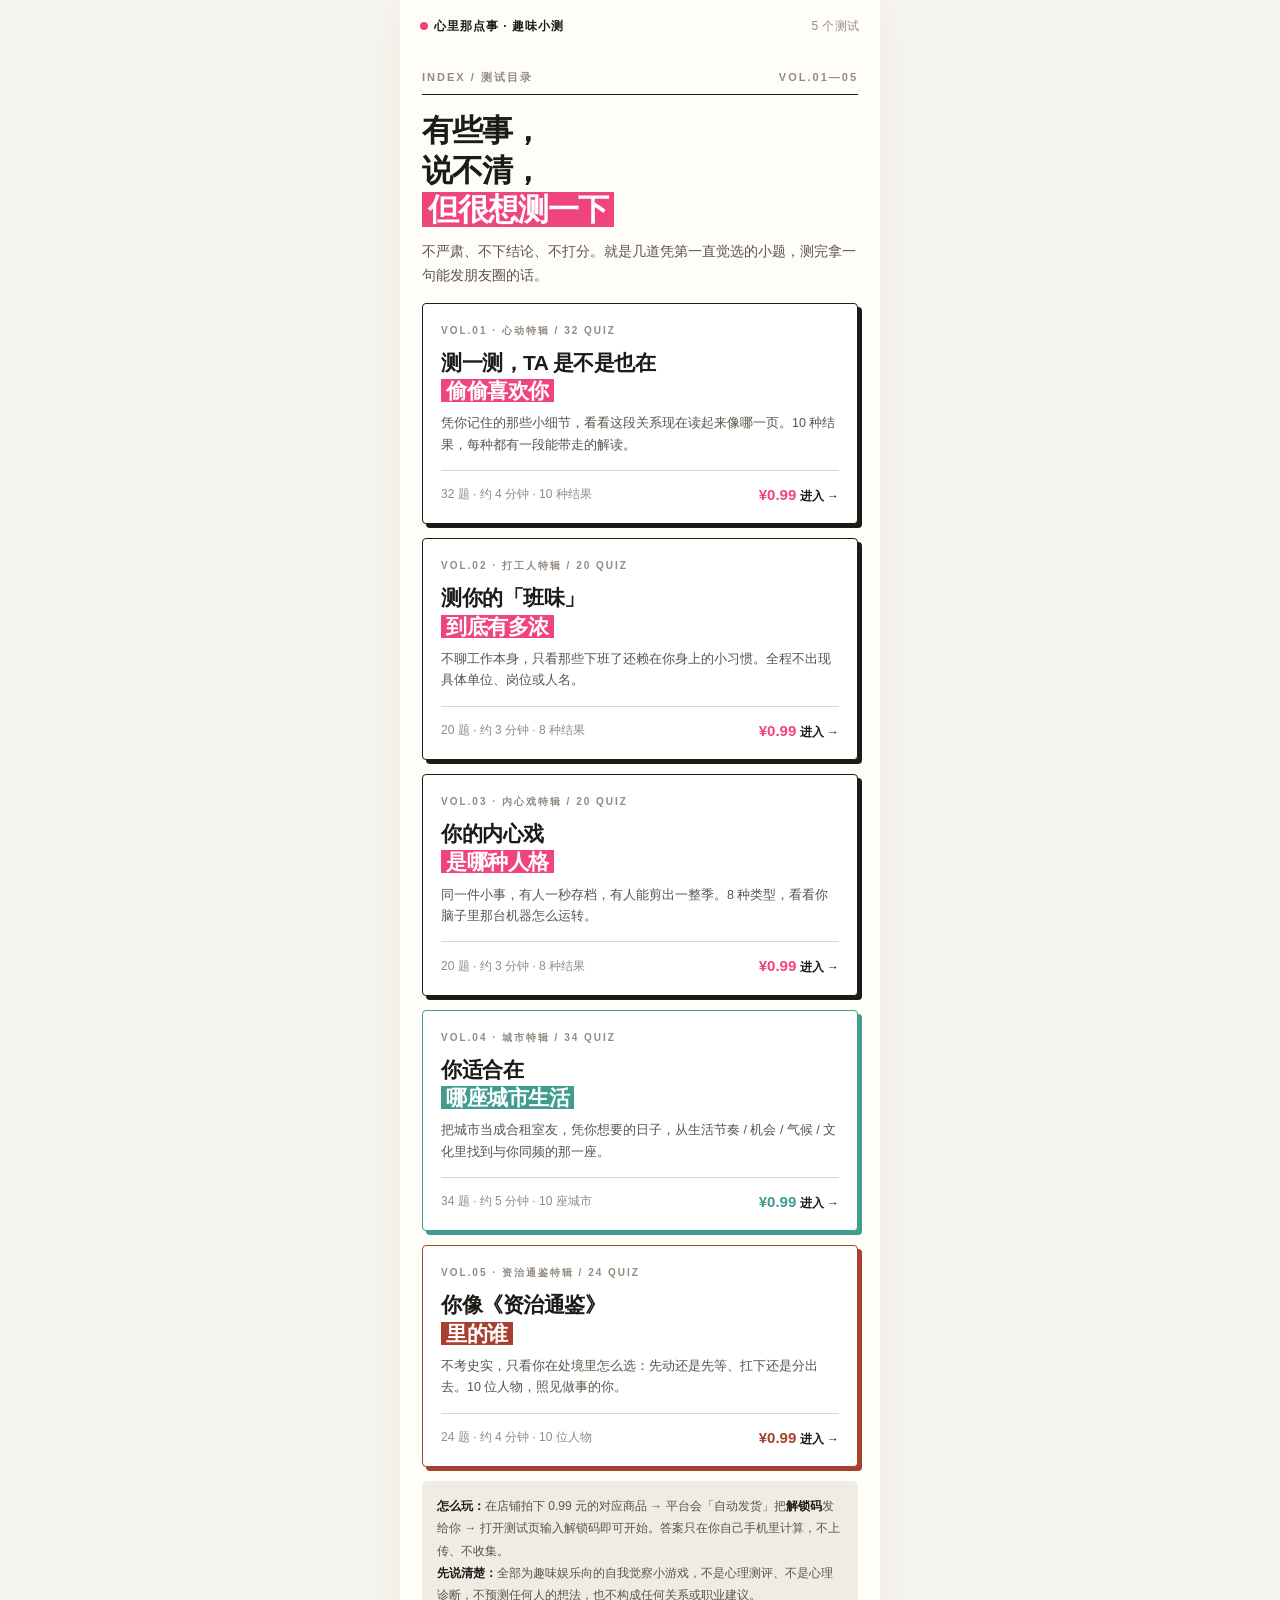
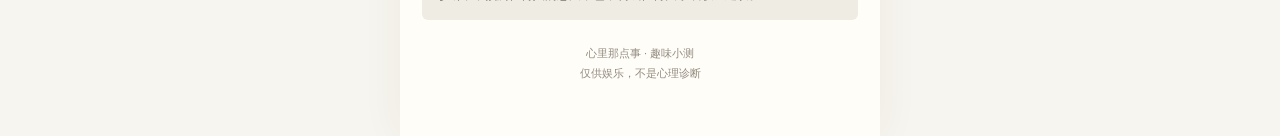
<file: index.html>
<!DOCTYPE html>
<html lang="zh-CN"><head>
<meta charset="utf-8"><meta name="viewport" content="width=device-width,initial-scale=1,maximum-scale=1,user-scalable=no">
<title>心里那点事 · 趣味小测</title>
<meta name="description" content="五个不严肃的小测试：心动信号、班味浓度、内心戏人格、适合的城市、像资治通鉴里的谁。凭第一直觉选，别想太多。">
<link rel="stylesheet" href="style.css"></head>
<body><div class="wrap">
<div class="topbar"><span class="brand"><span class="dot"></span>心里那点事 · 趣味小测</span><span>5 个测试</span></div>
<div class="hero">
  <div class="vol"><span>INDEX / 测试目录</span><span>VOL.01—05</span></div>
  <h1>有些事，<br>说不清，<br><span style="background:var(--hl);color:#fff;padding:0 6px">但很想测一下</span></h1>
  <p>不严肃、不下结论、不打分。就是几道凭第一直觉选的小题，测完拿一句能发朋友圈的话。</p>
</div>

<a class="testcard" href="ta.html" data-track="card_click" data-label="ta">
  <div class="vol">VOL.01 · 心动特辑 / 32 QUIZ</div>
  <h2>测一测，TA 是不是也在<br><span class="hl">偷偷喜欢你</span></h2>
  <p>凭你记住的那些小细节，看看这段关系现在读起来像哪一页。10 种结果，每种都有一段能带走的解读。</p>
  <div class="foot"><span>32 题 · 约 4 分钟 · 10 种结果</span><span><span class="p">¥0.99</span> <span class="go">进入 →</span></span></div>
</a>

<a class="testcard" href="banwei.html" data-track="card_click" data-label="banwei">
  <div class="vol">VOL.02 · 打工人特辑 / 20 QUIZ</div>
  <h2>测你的「班味」<br><span class="hl">到底有多浓</span></h2>
  <p>不聊工作本身，只看那些下班了还赖在你身上的小习惯。全程不出现具体单位、岗位或人名。</p>
  <div class="foot"><span>20 题 · 约 3 分钟 · 8 种结果</span><span><span class="p">¥0.99</span> <span class="go">进入 →</span></span></div>
</a>

<a class="testcard" href="innerdrama.html" data-track="card_click" data-label="innerdrama">
  <div class="vol">VOL.03 · 内心戏特辑 / 20 QUIZ</div>
  <h2>你的内心戏<br><span class="hl">是哪种人格</span></h2>
  <p>同一件小事，有人一秒存档，有人能剪出一整季。8 种类型，看看你脑子里那台机器怎么运转。</p>
  <div class="foot"><span>20 题 · 约 3 分钟 · 8 种结果</span><span><span class="p">¥0.99</span> <span class="go">进入 →</span></span></div>
</a>

<a class="testcard teal-card" href="city.html" data-track="card_click" data-label="city">
  <div class="vol">VOL.04 · 城市特辑 / 34 QUIZ</div>
  <h2>你适合在<br><span class="hl">哪座城市生活</span></h2>
  <p>把城市当成合租室友，凭你想要的日子，从生活节奏 / 机会 / 气候 / 文化里找到与你同频的那一座。</p>
  <div class="foot"><span>34 题 · 约 5 分钟 · 10 座城市</span><span><span class="p">¥0.99</span> <span class="go">进入 →</span></span></div>
</a>

<a class="testcard ink-card" href="zizhi.html" data-track="card_click" data-label="zizhi">
  <div class="vol">VOL.05 · 资治通鉴特辑 / 24 QUIZ</div>
  <h2>你像《资治通鉴》<br><span class="hl">里的谁</span></h2>
  <p>不考史实，只看你在处境里怎么选：先动还是先等、扛下还是分出去。10 位人物，照见做事的你。</p>
  <div class="foot"><span>24 题 · 约 4 分钟 · 10 位人物</span><span><span class="p">¥0.99</span> <span class="go">进入 →</span></span></div>
</a>

<div class="notice">
  <b>怎么玩：</b>在店铺拍下 0.99 元的对应商品 → 平台会「自动发货」把<b>解锁码</b>发给你 → 打开测试页输入解锁码即可开始。答案只在你自己手机里计算，不上传、不收集。<br>
  <b>先说清楚：</b>全部为趣味娱乐向的自我觉察小游戏，不是心理测评、不是心理诊断，不预测任何人的想法，也不构成任何关系或职业建议。
</div>
<div class="footer">心里那点事 · 趣味小测<br>仅供娱乐，不是心理诊断</div>
</div>
<script src="config.js"></script>
<script src="analytics.js"></script>
</body></html>
</file>
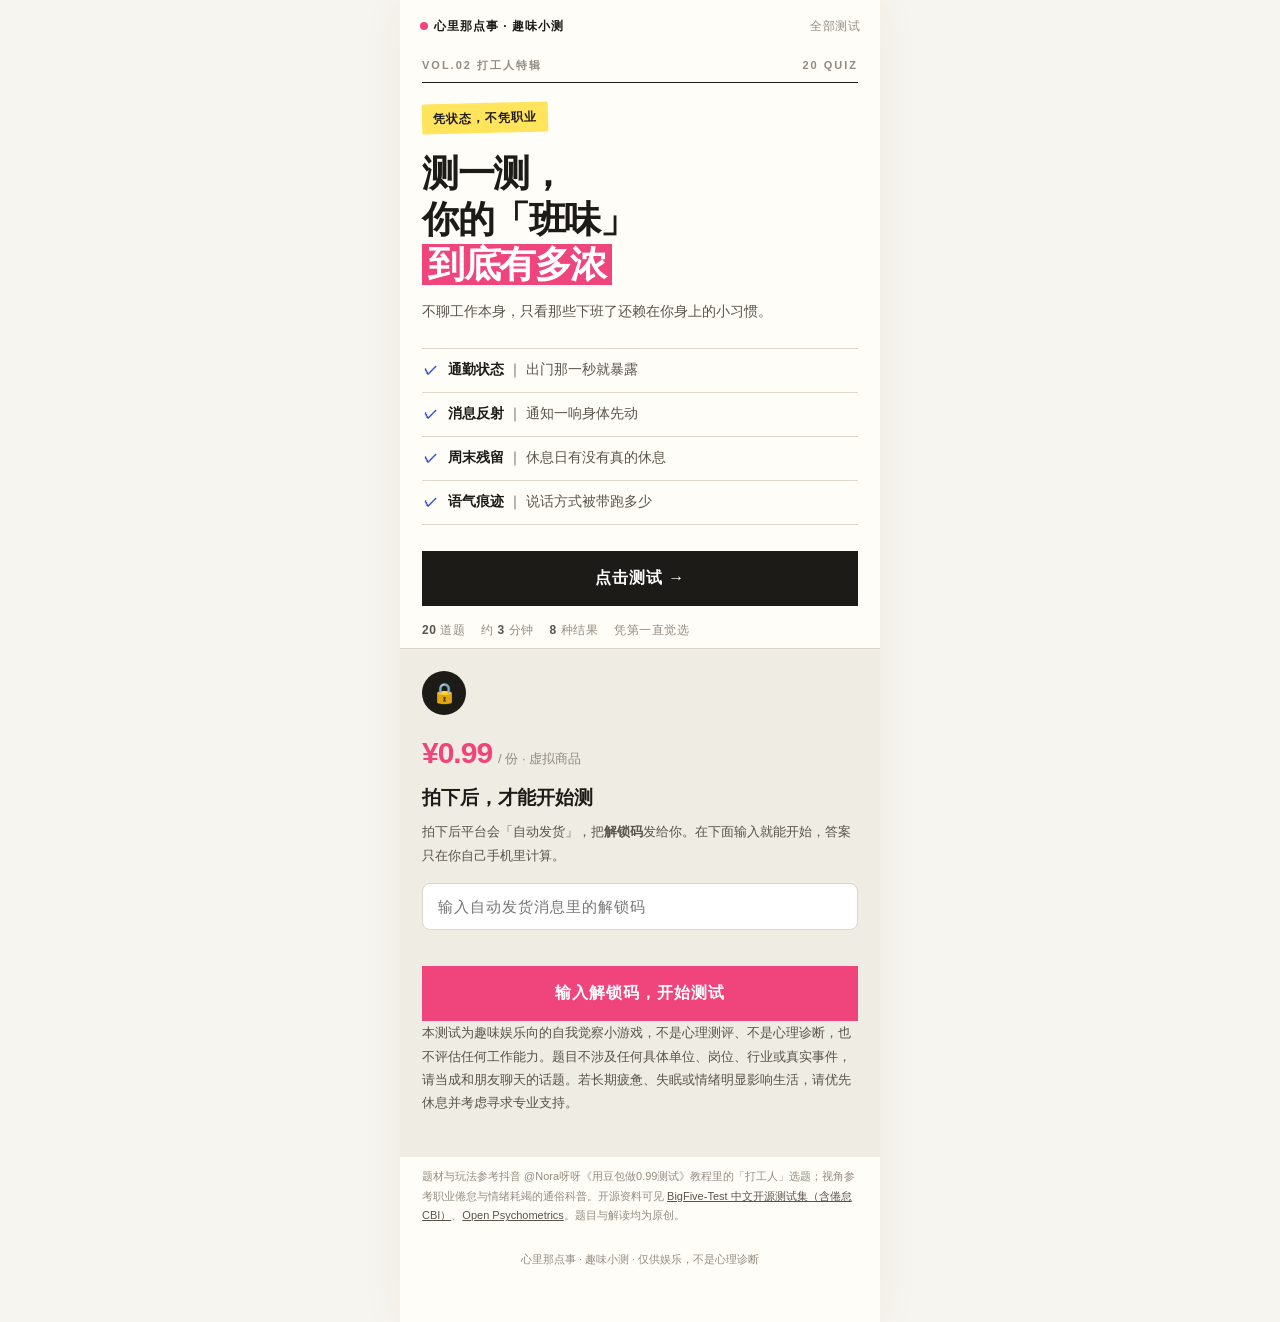
<file: banwei.html>
<!DOCTYPE html>
<html lang="zh-CN"><head>
<meta charset="utf-8"><meta name="viewport" content="width=device-width,initial-scale=1,maximum-scale=1,user-scalable=no">
<title>测你的「班味」到底有多浓｜打工人特辑</title>
<meta name="description" content="20 道脑洞小题，8 种班味浓度。不聊工作本身，只看那些下班了还赖在身上的小习惯。">
<link rel="stylesheet" href="style.css"></head>
<body><div class="wrap"><div id="app"></div></div>
<script src="config.js"></script><script src="analytics.js"></script><script src="data-banwei.js"></script><script src="quiz.js"></script>
</body></html>
</file>
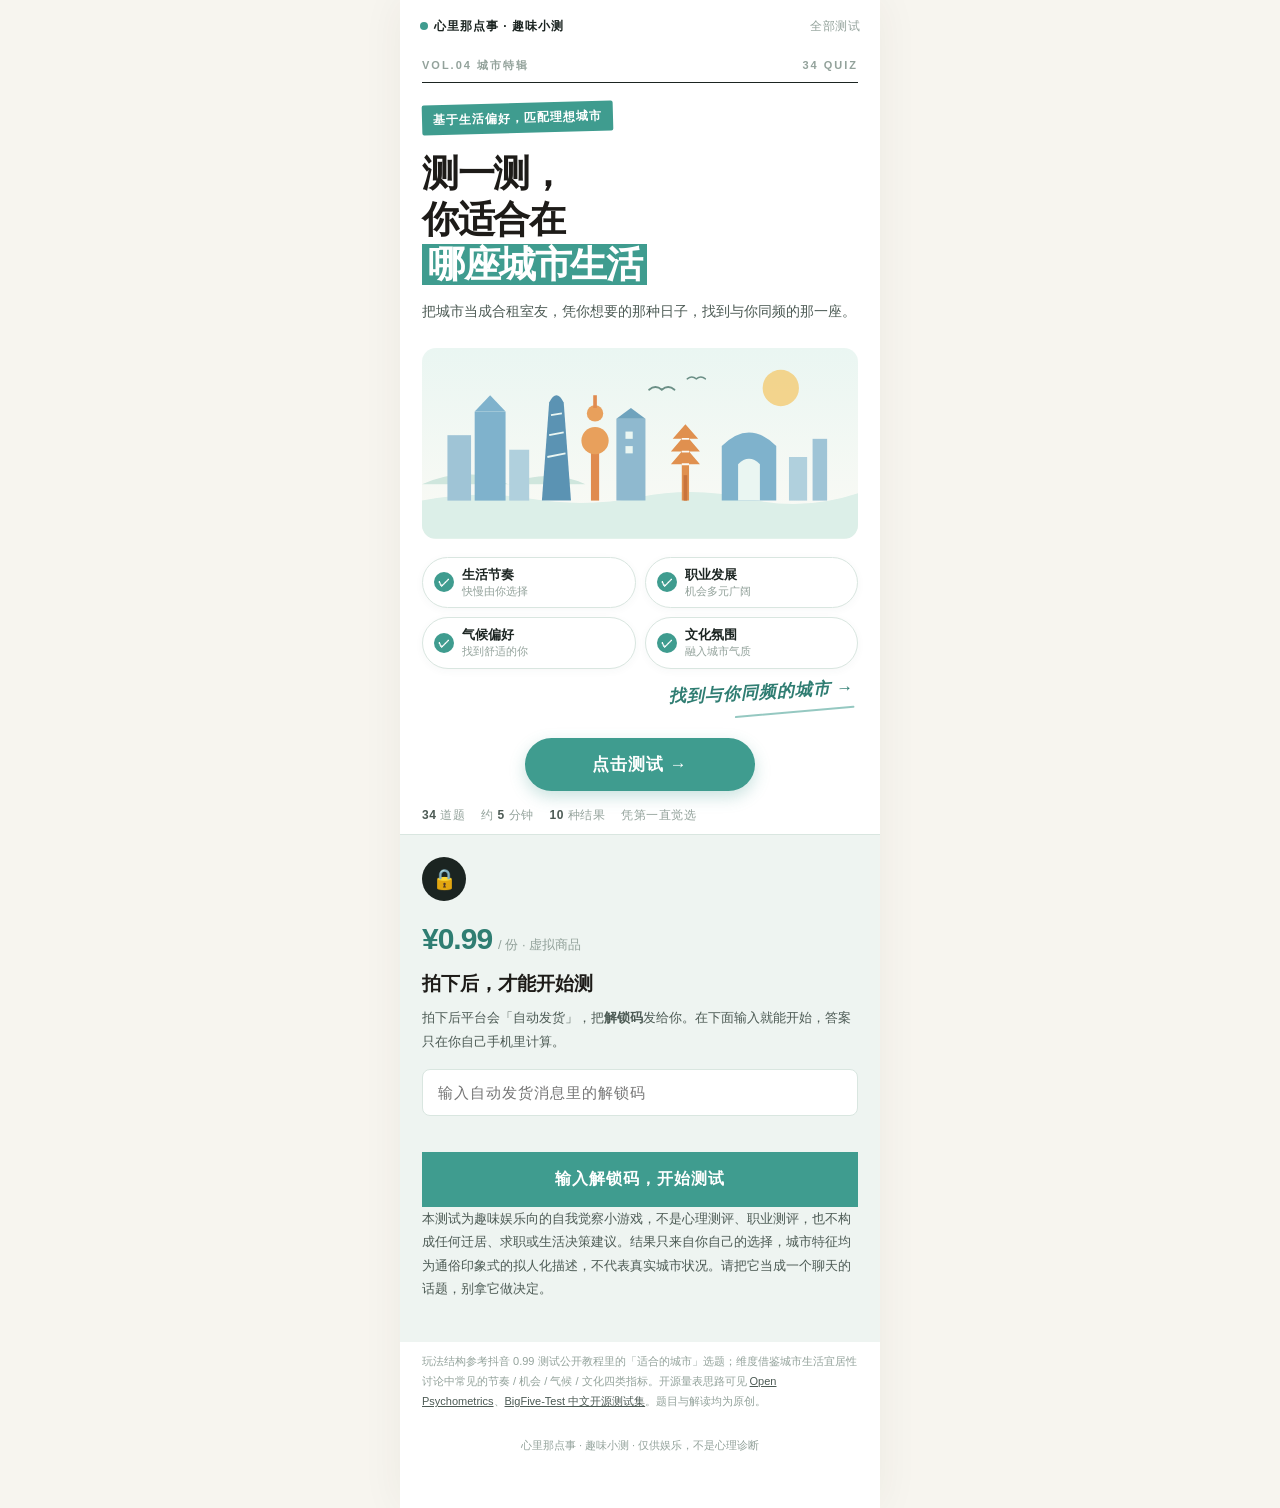
<file: city.html>
<!DOCTYPE html>
<html lang="zh-CN"><head>
<meta charset="utf-8"><meta name="viewport" content="width=device-width,initial-scale=1,maximum-scale=1,user-scalable=no">
<title>测一测，你适合在哪座城市生活｜城市特辑</title>
<meta name="description" content="34 道生活偏好小题，10 座城市人格。把城市当合租室友，找到与你同频的那一座。">
<link rel="stylesheet" href="style.css"></head>
<body><div class="wrap"><div id="app"></div></div>
<script src="config.js"></script><script src="analytics.js"></script><script src="data-city.js"></script><script src="quiz.js"></script>
</body></html>
</file>
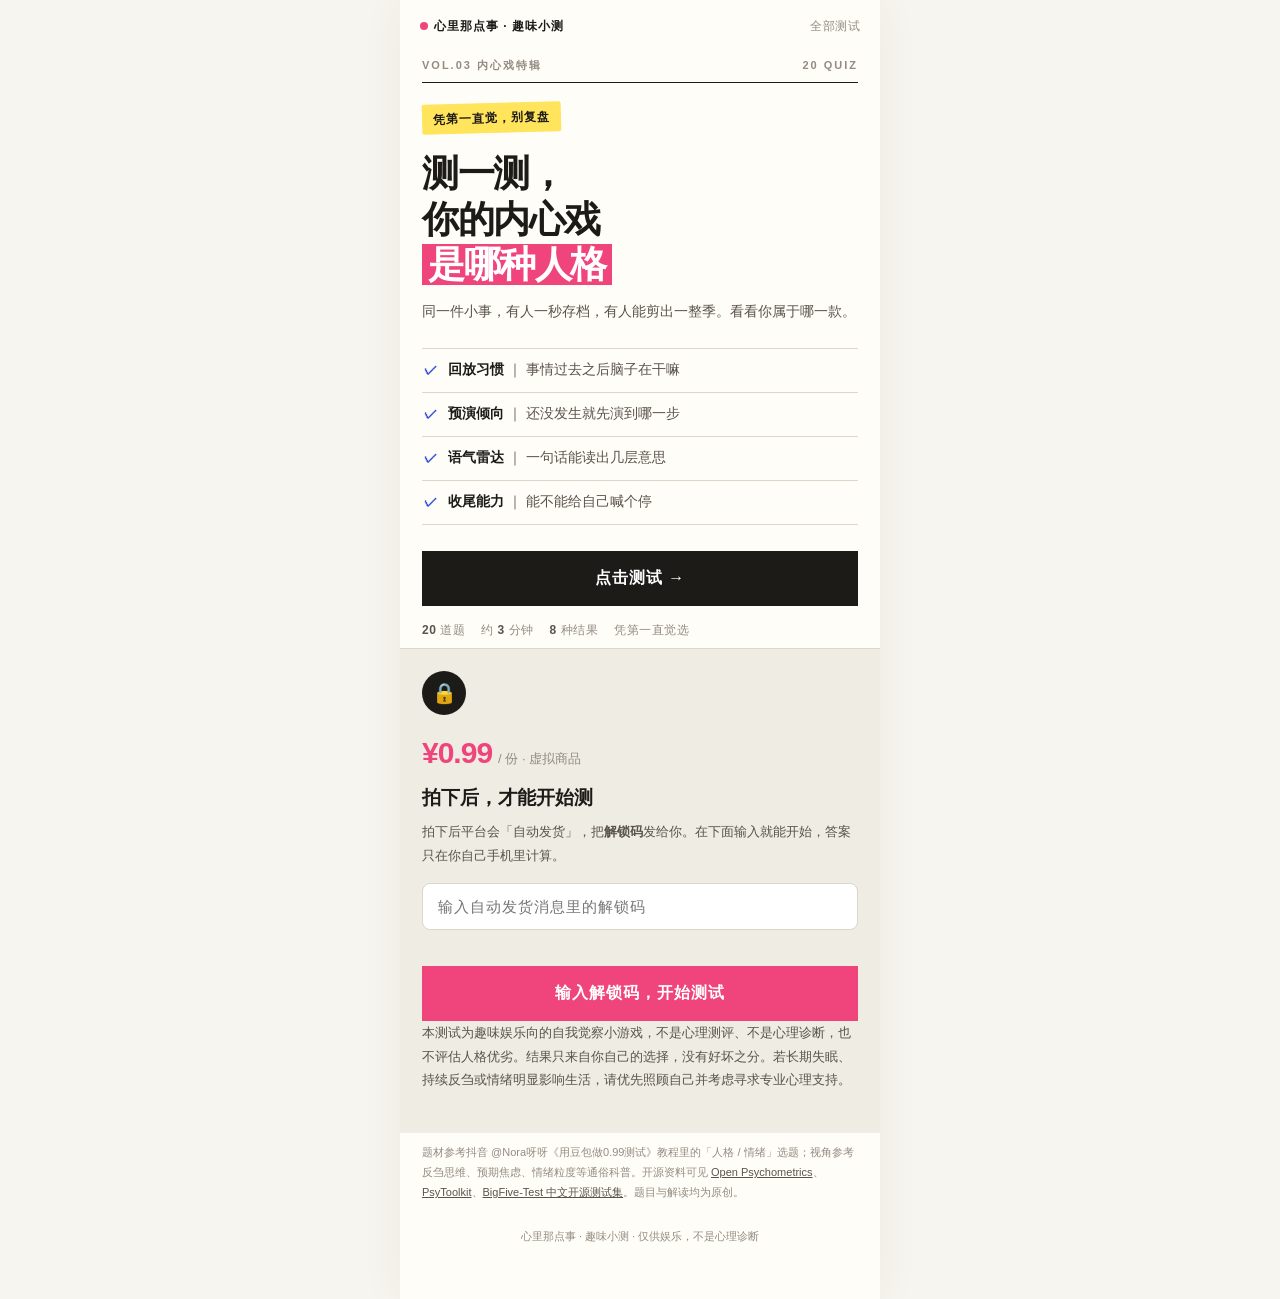
<file: innerdrama.html>
<!DOCTYPE html>
<html lang="zh-CN"><head>
<meta charset="utf-8"><meta name="viewport" content="width=device-width,initial-scale=1,maximum-scale=1,user-scalable=no">
<title>测你的内心戏是哪种人格｜内心戏特辑</title>
<meta name="description" content="20 道脑洞小题，8 种内心戏人格。同一件小事，有人一秒存档，有人能剪出一整季。">
<link rel="stylesheet" href="style.css"></head>
<body><div class="wrap"><div id="app"></div></div>
<script src="config.js"></script><script src="analytics.js"></script><script src="data-innerdrama.js"></script><script src="quiz.js"></script>
</body></html>
</file>
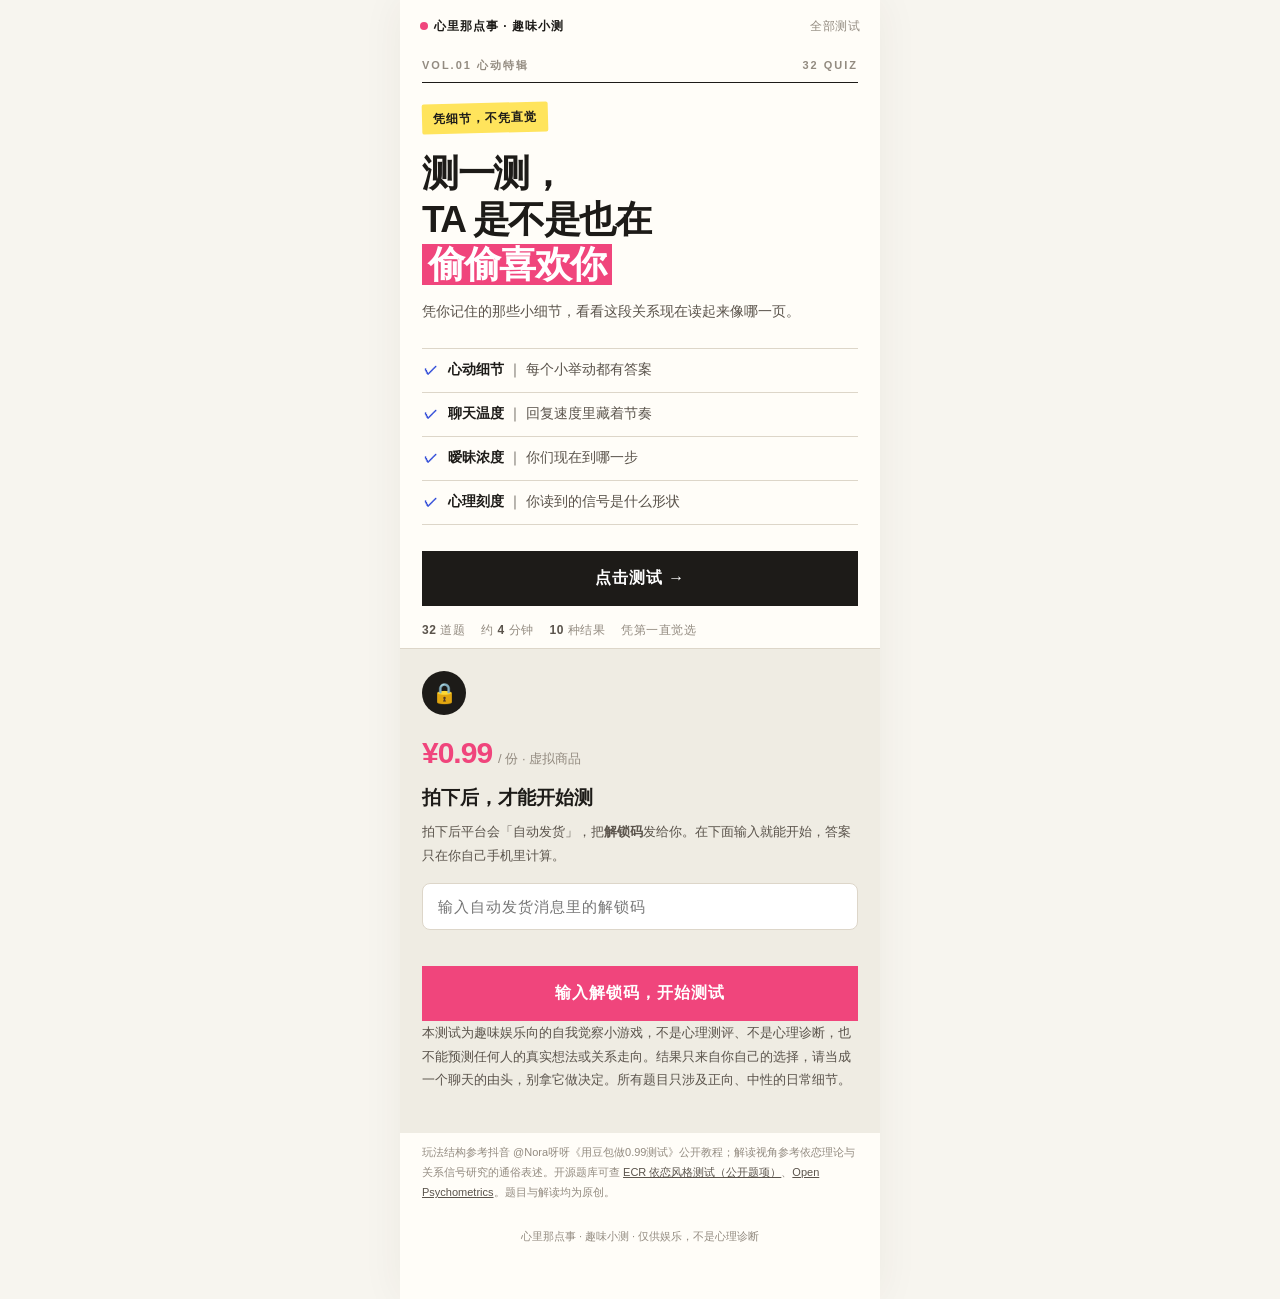
<file: ta.html>
<!DOCTYPE html>
<html lang="zh-CN"><head>
<meta charset="utf-8"><meta name="viewport" content="width=device-width,initial-scale=1,maximum-scale=1,user-scalable=no">
<title>测一测，TA 是不是也在偷偷喜欢你｜心动特辑</title>
<meta name="description" content="32 道脑洞小题，10 种心动结果。凭你记住的小细节，看看这段关系现在读起来像哪一页。">
<link rel="stylesheet" href="style.css"></head>
<body><div class="wrap"><div id="app"></div></div>
<script src="config.js"></script><script src="analytics.js"></script><script src="data-ta.js"></script><script src="quiz.js"></script>
</body></html>
</file>
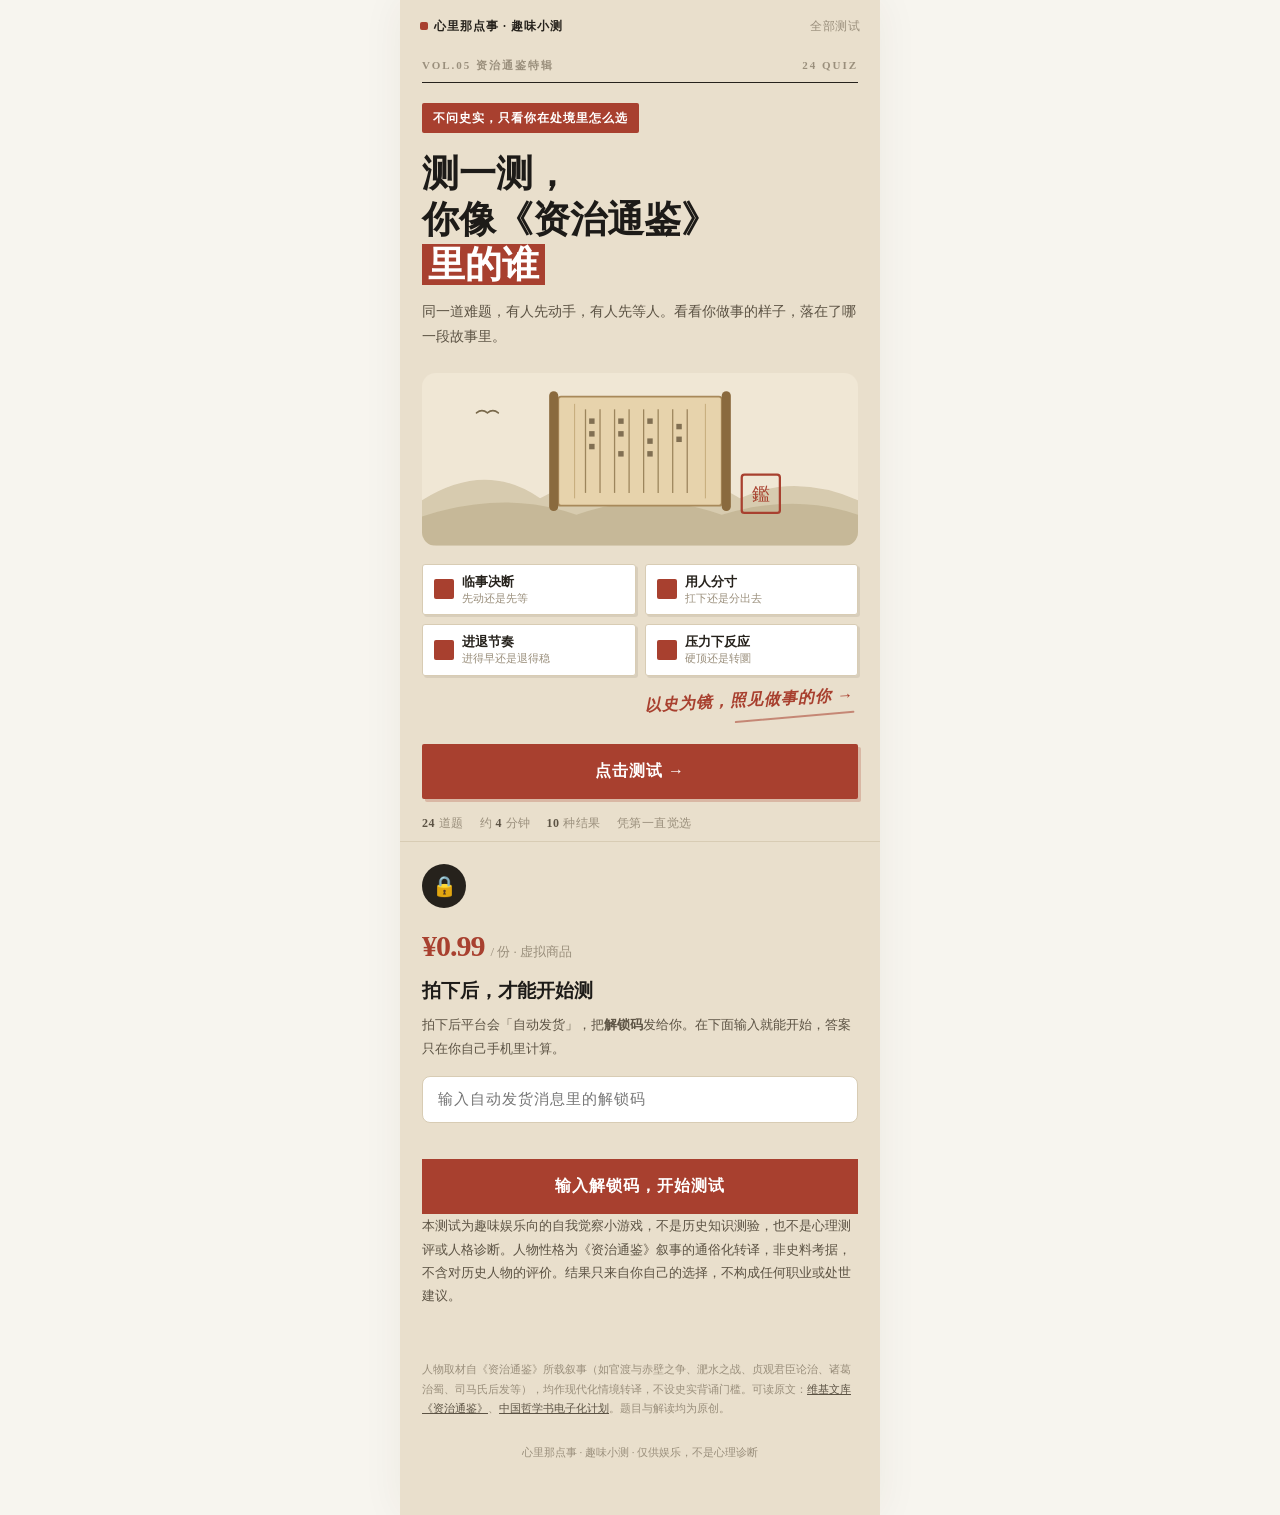
<file: zizhi.html>
<!DOCTYPE html>
<html lang="zh-CN"><head>
<meta charset="utf-8"><meta name="viewport" content="width=device-width,initial-scale=1,maximum-scale=1,user-scalable=no">
<title>测一测，你像《资治通鉴》里的谁｜资治通鉴特辑</title>
<meta name="description" content="24 道处境选择题，10 位历史人物。不问史实，只看你在处境里怎么选。">
<link rel="stylesheet" href="style.css"></head>
<body><div class="wrap"><div id="app"></div></div>
<script src="config.js"></script><script src="analytics.js"></script><script src="data-zizhi.js"></script><script src="quiz.js"></script>
</body></html>
</file>
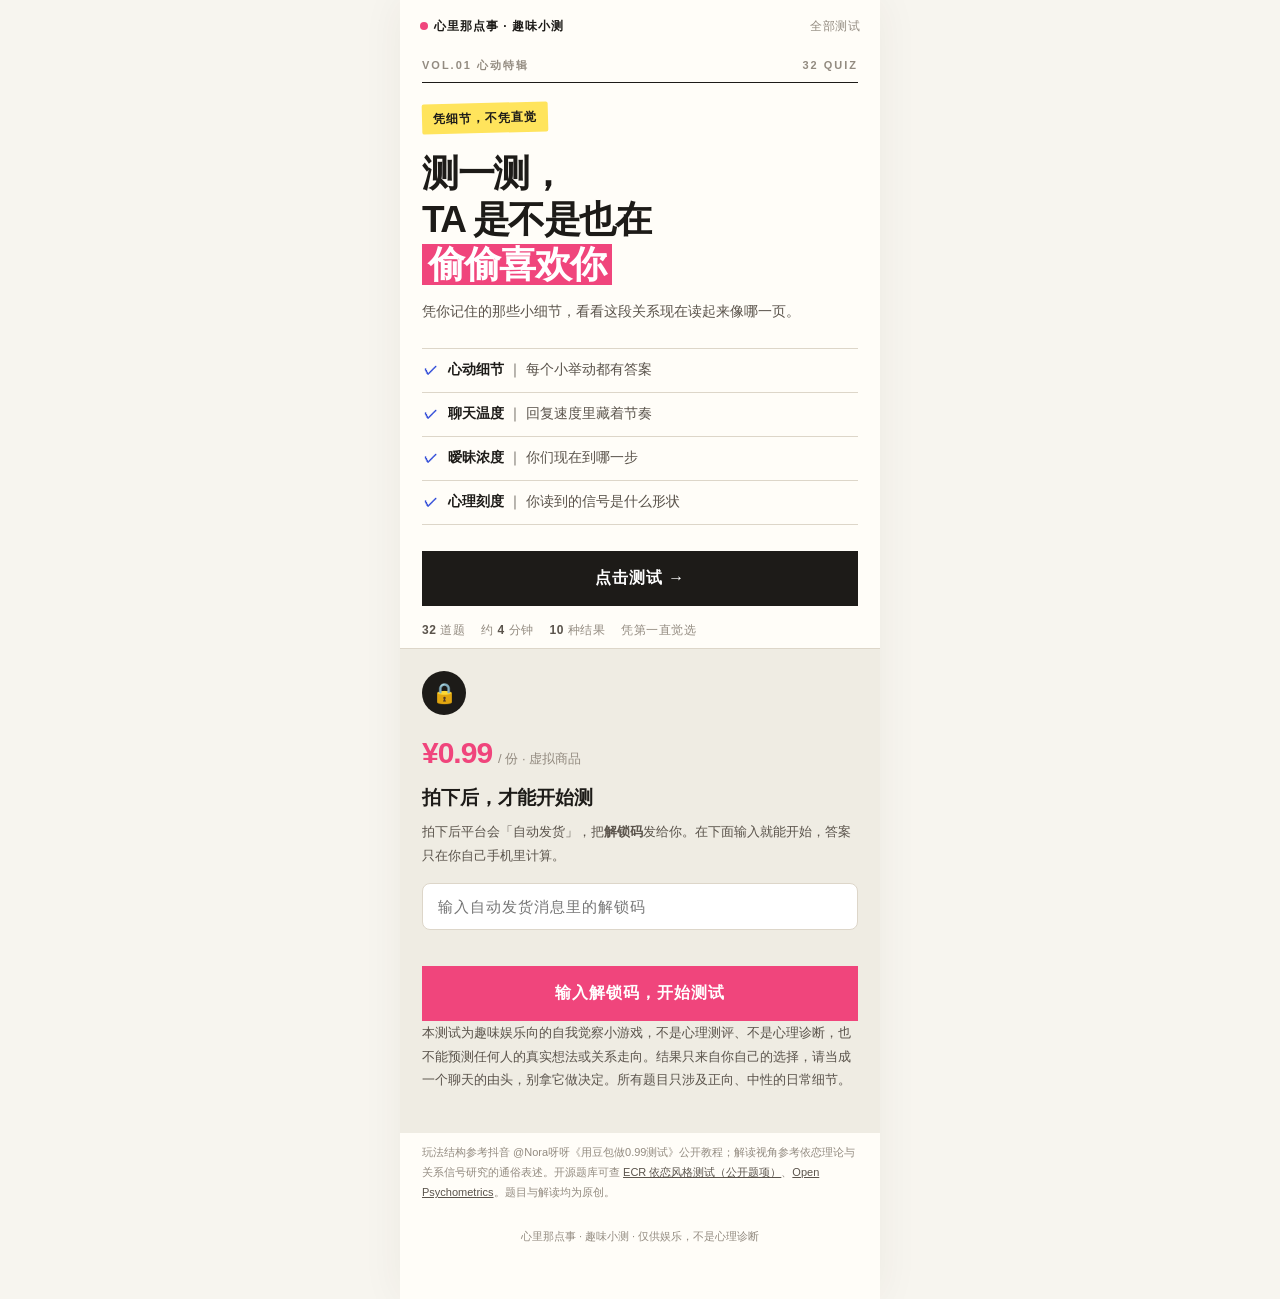
<file: standalone/01_他心里有没有你.html>
<!DOCTYPE html>
<html lang="zh-CN"><head>
<meta charset="utf-8"><meta name="viewport" content="width=device-width,initial-scale=1,maximum-scale=1,user-scalable=no">
<title>测一测，TA 是不是也在偷偷喜欢你｜心里那点事</title>
<meta name="description" content="趣味自我觉察小测试，凭第一直觉选，答案只在本地计算。">
<style>/* 心里那点事 · 趣味小测 —— 大字报杂志风 */
:root{
  --paper:#f7f5ef;
  --paper2:#efece3;
  --ink:#1d1b18;
  --ink2:#5a534b;
  --ink3:#938b80;
  --line:#ddd6c9;
  --hl:#f0457c;         /* 粉高亮 */
  --hl2:#ffe45c;        /* 黄标签 */
  --blue:#2f4bd8;
  --card:#fffdf8;
  --shadow:0 10px 30px rgba(60,45,30,.09);
}
*{box-sizing:border-box;-webkit-tap-highlight-color:transparent}
html,body{margin:0;padding:0}
body{
  background:var(--paper);color:var(--ink);
  font-family:-apple-system,BlinkMacSystemFont,"PingFang SC","Hiragino Sans GB","Microsoft YaHei",sans-serif;
  font-size:16px;line-height:1.7;-webkit-font-smoothing:antialiased;
}
.wrap{max-width:480px;margin:0 auto;min-height:100vh;padding:0 0 46px;background:var(--card);box-shadow:0 0 40px rgba(60,45,30,.06)}
.topbar{display:flex;align-items:center;justify-content:space-between;padding:16px 20px 6px;font-size:12px;color:var(--ink3);letter-spacing:.5px}
.topbar a{color:var(--ink3);text-decoration:none}
.brand{display:flex;align-items:center;gap:6px;font-weight:700;color:var(--ink);letter-spacing:1px}
.brand .dot{width:8px;height:8px;border-radius:50%;background:var(--hl)}

/* ---------- 封面 ---------- */
.cover{padding:14px 22px 8px}
.vol{display:flex;justify-content:space-between;font-size:11px;letter-spacing:2px;color:var(--ink3);border-bottom:1px solid var(--ink);padding-bottom:7px;margin-bottom:20px;font-weight:600}
.cover-tag{display:inline-block;background:var(--hl2);color:var(--ink);font-size:12px;font-weight:700;padding:5px 11px;border-radius:2px;transform:rotate(-1.5deg);letter-spacing:1px}
.cover-title{font-size:37px;line-height:1.22;font-weight:900;letter-spacing:-1.5px;margin:18px 0 12px}
.cover-title .hl{background:var(--hl);color:#fff;padding:0 6px;box-decoration-break:clone;-webkit-box-decoration-break:clone;display:inline}
.cover-sub{font-size:14px;color:var(--ink2);margin:0 0 24px;line-height:1.8}
.checklist{list-style:none;margin:0 0 26px;padding:0;border-top:1px solid var(--line)}
.checklist li{display:flex;gap:10px;align-items:flex-start;padding:10px 2px;border-bottom:1px solid var(--line);font-size:13.5px;color:var(--ink2)}
.checklist li .ck{color:var(--blue);font-weight:900;flex:0 0 auto}
.checklist li b{color:var(--ink);font-weight:700}
.cover-btn,.btn{
  display:block;width:100%;border:0;border-radius:0;padding:17px 18px;background:var(--ink);color:#fff;
  font-size:16px;font-weight:800;letter-spacing:1px;cursor:pointer;font-family:inherit;
  transition:transform .12s ease,opacity .12s ease;
}
.cover-btn:active,.btn:active{transform:scale(.99);opacity:.88}
.btn.ghost{background:transparent;color:var(--ink2);border:1px solid var(--line);font-weight:600}
.btn.small{padding:13px;font-size:14px}
.btn.hl{background:var(--hl)}
.btn-row{display:flex;gap:10px;margin-top:10px}
.btn-row .btn{flex:1}
.meta{display:flex;gap:16px;flex-wrap:wrap;font-size:12px;color:var(--ink3);margin:14px 0 0;letter-spacing:.5px}
.meta b{color:var(--ink2)}

/* ---------- 付费门禁 ---------- */
.paywall{margin:0 0 0;border-top:1px solid var(--line);background:var(--paper2);padding:22px 22px 26px}
.paywall .lock{width:44px;height:44px;border-radius:50%;background:var(--ink);color:#fff;display:flex;align-items:center;justify-content:center;font-size:20px;margin-bottom:12px}
.paywall h3{font-size:19px;margin:0 0 6px;font-weight:900}
.paywall p{font-size:13px;color:var(--ink2);margin:0 0 16px;line-height:1.8}
.price{font-size:30px;font-weight:900;letter-spacing:-1px;color:var(--hl);margin:0 0 4px}
.price small{font-size:13px;color:var(--ink3);font-weight:500;letter-spacing:0;margin-left:6px}
.code-input{
  width:100%;border:1px solid var(--line);background:#fff;border-radius:8px;padding:14px 15px;
  font-size:15px;letter-spacing:1px;color:var(--ink);font-family:inherit;outline:none;margin-bottom:10px;
}
.code-input:focus{border-color:var(--hl)}
.err{font-size:12.5px;color:var(--hl);min-height:18px;margin:0 0 8px}
.pay-note{font-size:11.5px;color:var(--ink3);line-height:1.75;margin:14px 0 0}

/* ---------- 答题 ---------- */
.quiz{padding:22px 22px 0}
.qcount{font-size:11px;letter-spacing:2px;color:var(--ink3);font-weight:700}
.progress{height:5px;background:var(--paper2);border-radius:99px;overflow:hidden;margin:9px 0 24px}
.progress i{display:block;height:100%;background:var(--hl);border-radius:99px;transition:width .25s ease}
.qtitle{font-size:21px;line-height:1.6;margin:0 0 8px;font-weight:800;letter-spacing:-.3px}
.qhint{font-size:12.5px;color:var(--ink3);margin:0 0 20px}
.opts{display:flex;flex-direction:column;gap:10px}
.opt{
  border:1.5px solid var(--line);background:#fff;border-radius:10px;padding:14px 15px;
  font-size:14.5px;color:var(--ink2);cursor:pointer;text-align:left;font-family:inherit;
  display:flex;align-items:center;gap:11px;transition:all .15s ease;line-height:1.55;
}
.opt:active{transform:scale(.99)}
.opt:hover{border-color:var(--ink)}
.opt .k{width:24px;height:24px;border-radius:50%;border:1.5px solid var(--line);display:flex;align-items:center;justify-content:center;font-size:11px;font-weight:800;color:var(--ink3);flex:0 0 auto}
.opt.on{border-color:var(--hl);background:#fff2f6;color:var(--ink)}
.opt.on .k{background:var(--hl);border-color:var(--hl);color:#fff}
.backlink{margin-top:20px;text-align:center;font-size:12.5px;color:var(--ink3);cursor:pointer}

/* ---------- 结果 ---------- */
.result{padding:22px 22px 0}
.result-tag{font-size:11px;letter-spacing:2px;color:var(--hl);font-weight:800}
.result-title{font-size:30px;line-height:1.3;margin:10px 0 6px;font-weight:900;letter-spacing:-1px}
.result-lead{font-size:14px;color:var(--ink2);margin:0 0 18px}
.concentration{display:flex;align-items:baseline;gap:8px;font-size:13px;color:var(--ink3);margin-bottom:18px}
.concentration b{font-size:32px;color:var(--hl);font-weight:900;letter-spacing:-1px}
.result-body{font-size:14.5px;color:var(--ink2);line-height:1.9;border-top:1px solid var(--line);padding-top:16px}
.result-body p{margin:0 0 12px}
.bars{margin:20px 0 6px}
.bar{margin-bottom:11px}
.bar .lab{display:flex;justify-content:space-between;font-size:12px;color:var(--ink2);margin-bottom:4px}
.bar .lab b{color:var(--ink)}
.bar .track{height:7px;background:var(--paper2);border-radius:99px;overflow:hidden}
.bar .track i{display:block;height:100%;background:var(--hl);border-radius:99px;transition:width .7s ease}
.bar.top .track i{background:var(--ink)}
.gift{background:var(--hl2);border-radius:8px;padding:15px 16px;margin:18px 0 0;font-size:14px;color:var(--ink);line-height:1.8;font-weight:600}
.gift .lab{font-size:10px;letter-spacing:2px;color:var(--ink3);display:block;margin-bottom:5px;font-weight:700}
.share-box{margin-top:22px;border-top:1px dashed var(--line);padding-top:18px}
.share-box .lab{font-size:11.5px;color:var(--ink3);margin-bottom:8px;letter-spacing:1px}
.share-text{background:var(--paper2);border-radius:8px;padding:14px;font-size:13px;color:var(--ink2);line-height:1.8;white-space:pre-wrap}
.allresults{margin-top:22px;border-top:1px solid var(--line);padding-top:18px}
.allresults h4{font-size:14px;margin:0 0 12px;font-weight:800}
.allrow{display:flex;gap:10px;align-items:baseline;padding:8px 0;border-bottom:1px solid var(--paper2);font-size:12.5px;color:var(--ink2)}
.allrow .n{font-size:11px;color:var(--ink3);width:22px;flex:0 0 auto}
.allrow .nm{font-weight:700;color:var(--ink);width:92px;flex:0 0 auto}
.allrow .ds{line-height:1.6}

.note{font-size:11px;color:var(--ink3);line-height:1.8;margin:22px 22px 0;padding-top:14px;border-top:1px solid var(--line)}
.src{font-size:11px;color:var(--ink3);line-height:1.8;margin:10px 22px 0}
.src a{color:var(--ink2)}
.footer{text-align:center;font-size:11px;color:var(--ink3);padding:24px 20px 6px;line-height:1.8}
.toast{position:fixed;left:50%;bottom:40px;transform:translateX(-50%) translateY(20px);background:rgba(29,27,24,.94);color:#fff;font-size:13px;padding:11px 20px;border-radius:99px;opacity:0;transition:all .25s ease;pointer-events:none;z-index:99}
.toast.show{opacity:1;transform:translateX(-50%) translateY(0)}

/* ---------- 首页 ---------- */
.hero{padding:26px 22px 14px}
.hero .vol{margin-bottom:16px}
.hero h1{font-size:31px;line-height:1.28;font-weight:900;letter-spacing:-1px;margin:0 0 10px}
.hero p{font-size:13.5px;color:var(--ink2);margin:0;line-height:1.8}
.testcard{display:block;text-decoration:none;color:inherit;margin:0 22px 14px;border:1.5px solid var(--ink);border-radius:4px;padding:18px 18px 16px;background:#fff;position:relative;box-shadow:4px 4px 0 var(--ink)}
.testcard .vol{font-size:10px;border:0;margin:0 0 10px;padding:0;letter-spacing:2px;color:var(--ink3)}
.testcard h2{font-size:21px;line-height:1.35;margin:0 0 8px;font-weight:900;letter-spacing:-.5px}
.testcard .hl{background:var(--hl);color:#fff;padding:0 5px}
.testcard p{font-size:12.5px;color:var(--ink2);margin:0 0 14px;line-height:1.7}
.testcard .foot{display:flex;justify-content:space-between;align-items:center;font-size:12px;color:var(--ink3);border-top:1px solid var(--line);padding-top:11px}
.testcard .foot .p{color:var(--hl);font-weight:900;font-size:15px}
.testcard .foot .go{font-weight:800;color:var(--ink)}
.notice{margin:8px 22px 0;background:var(--paper2);border-radius:6px;padding:14px 15px;font-size:12px;color:var(--ink2);line-height:1.85}
.notice b{color:var(--ink)}

/* ============================================================
   主题一 · 青绿（城市测试）—— 复刻抖音截图封面
   ============================================================ */
.wrap.theme-teal{
  --paper:#fbfaf5;--paper2:#eef4f1;--ink:#1b2421;--ink2:#4c5a54;--ink3:#93a29b;
  --line:#d9e6e0;--hl:#3f9c8f;--hl2:#d7efe8;--blue:#3f9c8f;--card:#ffffff;
  --teal:#3f9c8f;--teal-d:#2f7d72;--teal-l:#e6f4f0;
}
.theme-teal .brand .dot{background:var(--teal)}
.theme-teal .cover-title .hl{background:var(--teal)}
.theme-teal .cover-tag{background:var(--teal);color:#fff;transform:rotate(-1.5deg)}
.theme-teal .checklist li .ck{
  width:20px;height:20px;flex:0 0 auto;border-radius:50%;background:var(--teal);color:#fff;
  display:inline-flex;align-items:center;justify-content:center;font-size:12px;font-weight:900;line-height:1;
}
.theme-teal .cover-btn{
  background:var(--teal);color:#fff;border-radius:99px;font-size:17px;padding:15px;
  box-shadow:0 6px 16px rgba(63,156,143,.28);max-width:230px;margin:0 auto;
}
.theme-teal .btn.hl{background:var(--teal)}
.theme-teal .code-input:focus{border-color:var(--teal)}
.theme-teal .price,.theme-teal .result-tag,.theme-teal .concentration b{color:var(--teal-d)}
.theme-teal .progress i,.theme-teal .bar .track i{background:var(--teal)}
.theme-teal .opt.on{border-color:var(--teal);background:var(--teal-l);color:var(--ink)}
.theme-teal .opt.on .k{background:var(--teal);border-color:var(--teal)}
.theme-teal .opt{border-radius:99px;padding:13px 16px}
.theme-teal .opt:hover{border-color:var(--teal)}
.theme-teal .opt .k{border-radius:50%;background:var(--teal-l);border-color:var(--teal-l);color:var(--teal-d)}
.theme-teal .gift{background:var(--teal-l)}
.theme-teal .err{color:var(--teal-d)}

/* 4 维度胶囊网格 */
.checklist.pill{list-style:none;margin:0 0 20px;padding:0;border:0;display:grid;grid-template-columns:1fr 1fr;gap:9px}
.checklist.pill li{
  display:flex;gap:8px;align-items:center;border:1.5px solid var(--line);border-radius:99px;
  padding:9px 11px;background:#fff;font-size:13px;box-shadow:0 2px 8px rgba(40,80,70,.04);
}
.checklist.pill li .ck{width:20px;height:20px;flex:0 0 auto;border-radius:50%;background:var(--teal);color:#fff;display:inline-flex;align-items:center;justify-content:center;font-size:12px;font-weight:900;line-height:1}
.checklist.pill li .pt{display:flex;flex-direction:column;line-height:1.25;min-width:0}
.checklist.pill li b{font-size:13px;color:var(--ink);font-weight:800}
.checklist.pill li small{font-size:10.5px;color:var(--ink3);margin-top:2px}

/* 封面插画 */
.cover-art{margin:6px 0 18px;line-height:0;border-radius:14px;overflow:hidden}
.cover-art svg{width:100%;height:auto;display:block}
.slogan{
  font-family:"Kaiti SC","STKaiti","KaiTi","楷体",cursive;font-style:italic;
  font-size:17px;color:var(--teal-d);text-align:right;margin:-4px 4px 18px;
  transform:rotate(-3deg);letter-spacing:1px;font-weight:700;
}
.slogan::after{content:"";display:block;width:120px;height:2px;background:var(--teal);margin:5px 0 0 auto;opacity:.55;border-radius:99px;transform:rotate(-2deg)}

/* ============================================================
   主题二 · 水墨（资治通鉴历史人物）
   ============================================================ */
.wrap.theme-ink{
  --paper:#f3ece0;--paper2:#e9dfcc;--ink:#26221c;--ink2:#5c5344;--ink3:#9a8f7c;
  --line:#d8ccb4;--hl:#a8402f;--hl2:#ecd9a8;--blue:#6b6a4a;--card:#faf5ea;
  --seal:#a8402f;
  font-family:"Songti SC","STSong","SimSun","宋体",serif;
}
.theme-ink{background:#e9dfcc}
.theme-ink .brand .dot{background:var(--seal);border-radius:2px}
.theme-ink .cover-title{letter-spacing:0}
.theme-ink .cover-title .hl{background:var(--seal)}
.theme-ink .cover-tag{background:var(--seal);color:#fff;transform:none;border-radius:2px}
.theme-ink .checklist li .ck{color:var(--seal);font-weight:900}
.theme-ink .cover-btn{background:var(--seal);border-radius:2px;box-shadow:3px 3px 0 rgba(168,64,47,.25)}
.theme-ink .btn.hl{background:var(--seal)}
.theme-ink .code-input:focus{border-color:var(--seal)}
.theme-ink .price,.theme-ink .result-tag,.theme-ink .concentration b{color:var(--seal)}
.theme-ink .progress i,.theme-ink .bar .track i{background:var(--seal)}
.theme-ink .opt.on{border-color:var(--seal);background:#f6ead9;color:var(--ink)}
.theme-ink .opt.on .k{background:var(--seal);border-color:var(--seal)}
.theme-ink .opt{border-radius:3px}
.theme-ink .gift{background:var(--hl2)}
.theme-ink .err{color:var(--seal)}
.theme-ink .checklist.pill li{border-radius:3px;box-shadow:2px 2px 0 rgba(92,83,68,.12)}
.theme-ink .checklist.pill li .ck{background:var(--seal);border-radius:2px}
.theme-ink .slogan{color:var(--seal);font-size:16px}
.theme-ink .slogan::after{background:var(--seal)}
.theme-ink .result-title,.theme-ink .cover-title,.theme-ink .testcard h2{font-family:"Songti SC","STSong","SimSun",serif}

/* 首页主题色卡片（用内联 class 标注） */
.testcard.teal-card{box-shadow:4px 4px 0 var(--teal,#3f9c8f);border-color:#3f9c8f}
.testcard.teal-card .hl{background:#3f9c8f}
.testcard.teal-card .foot .p{color:#3f9c8f}
.testcard.ink-card{box-shadow:4px 4px 0 #a8402f;border-color:#a8402f}
.testcard.ink-card .hl{background:#a8402f}
.testcard.ink-card .foot .p{color:#a8402f}
</style></head>
<body><div class="wrap"><div id="app"></div></div>
<script>/* ============================================================
   上架配置 · 你只需要改这一个文件
   改完后重新上传/部署即可生效，不用碰其它文件
   ============================================================ */
window.SHOP_CONFIG = {
  // 1) 你的商品链接：闲鱼 / 小红书店铺 / 抖音小店 的 0.99 元商品页
  //    买家点「去拍下」会跳到这里；留空则按钮不显示
  shopUrl: "",            // 例："https://www.goofish.com/item?id=xxxxx"

  // 2) 价格展示（仅文案，不参与收款）
  price: "0.99",

  // 3) 解锁码：付款后由「自动发货」发给买家，买家在测试页输入即可开始
  //    这里做成「一批通码」，简单好上手；要「一人一码」请看文档里的平台方案
  codes: {
    "ta":        ["TA-520", "XINDONG-01"],
    "banwei":    ["BW-996", "BANWEI-01"],
    "innerdrama":["NX-108", "NEIXIN-01"],
    "city":      ["CITY-01", "CHENGSHI-01"],
    "zizhi":     ["ZZTJ-01", "JIAN-01"]
  },

  // 4) 自动发货消息模板（复制去平台后台用，{link} 换成部署后的链接，{code} 换成码）
  deliveryText: "感谢拍下～\n测试链接：{link}\n解锁码：{code}\n打开链接输入解锁码即可开始，答案只在你自己手机里计算，不上传。\n（虚拟商品，一经发出不支持退款，介意慎拍；仅供娱乐，不是心理诊断）",

  // 5) 品牌名（会显示在每页顶部）
  series: "心里那点事 · 趣味小测",

  // 6) 访问统计（画像分析用；不填 = 完全不统计、不发任何请求）
  //    —— 二选一，别同时填 ——
  //    【方式 A 推荐】注册 51LA https://v6.51.la/ 或百度统计 https://tongji.baidu.com，
  //      添加站点后把平台给的「整段统计代码」原样粘进下面两个反引号之间。
  //      用反引号（不是双引号）就是为了能容纳代码里的双引号和换行，一个字都不用改。
  //      平台以后改格式也不会失效。
  //    【方式 B】只填 ID：provider "51la" 需 id(项目ID)+ck(校验密钥)；
  //      provider "baidu" 只需 id(hm.js? 后面那串)。
  //    填好后双击 一键部署到GitHub.bat 重跑一次即生效。
  //    渠道追踪：小红书发链接加 ?from=xhs，抖音 ?from=douyin，公众号 ?from=wx。
  stats: {
    snippet: `<script charset="UTF-8" id="LA_COLLECT" src="//sdk.51.la/js-sdk-pro.min.js"><\/script>
<script>LA.init({id:"3RviySM8ztI6eZPP",ck:"3RviySM8ztI6eZPP"})<\/script>`,      // 方式 A：整段 <script> 代码粘进两个反引号之间
    provider: "",     // 方式 B："51la" 或 "baidu"
    id: "",           // 方式 B：项目ID / siteId
    ck: ""            // 方式 B：51LA 校验密钥（百度留空）
  }
};
</script>
<script>/* ============================================================
   统计埋点层 · 画像分析用
   ------------------------------------------------------------
   【怎么启用】二选一，改 config.js 的 stats，然后重跑 一键部署到GitHub.bat：

   方式 A（推荐，最省事、永不怕平台改版）：
     注册 51LA https://v6.51.la/ 或百度统计 https://tongji.baidu.com，
     添加站点后复制平台给的「整段统计代码」，原样粘进 stats.snippet 里。
     本文件会把这段 script 真正执行（innerHTML 注入的 script 不会执行，需重建节点）。

   方式 B（只填 ID）：
     stats.provider = "51la"  → 填 id（项目ID）+ ck（校验密钥）
     stats.provider = "baidu" → 填 id（hm.js? 后面那串 siteId）

   什么都不填 = 完全不加载、不上报任何数据、不发任何请求。

   【记录的事件】自动带渠道标签
     visit        打开某测试页（label = 测试id）
     paywall_view 付费墙展示
     code_submit  提交了解锁码
     unlock_ok / unlock_fail  解锁成功 / 失败
     result_view  看到结果（label = 结果名 → 画像分析核心）
     share_copy   复制分享文案 / 链接
     shop_click   点「去拍下」
     card_click   首页点测试卡片

   【渠道追踪】链接加 ?from=xxx，例如
     https://wangtaotu9-ctrl.github.io/xinli-quiz/ta.html?from=xhs
     小红书发 ?from=xhs、抖音发 ?from=douyin、公众号发 ?from=wx，
     该访客本次所有事件都会带上渠道标签（sessionStorage 记住）。

   【隐私】只记录匿名聚合行为（页面/事件/来源/设备/地域），
     不采集姓名、手机号、微信号等任何个人身份信息，答案也只在本地计算。
   ============================================================ */
(function(){
  var S = (window.SHOP_CONFIG && window.SHOP_CONFIG.stats) || {};
  var snippet = (S.snippet || '').trim();
  var provider = S.provider || '';
  var id = (S.id || '').trim();
  var ck = (S.ck || '').trim();
  var enabled = !!(snippet || (provider && id));

  /* ---------- 渠道 ---------- */
  var CH = '';
  try{
    var m = location.search.match(/[?&](?:from|ch|src|utm_source)=([^&#]{1,20})/);
    if(m){ CH = decodeURIComponent(m[1]); sessionStorage.setItem('xn_ch', CH); }
    else { CH = sessionStorage.getItem('xn_ch') || 'direct'; }
  }catch(e){ CH = 'direct'; }
  CH = CH.replace(/[^a-zA-Z0-9_\u4e00-\u9fa5-]/g, '').slice(0, 20) || 'direct';

  /* ---------- 注入统计代码 ---------- */
  function execSnippet(code){
    var box = document.createElement('div');
    box.innerHTML = code;
    var list = box.querySelectorAll('script');
    Array.prototype.forEach.call(list, function(old){
      var s = document.createElement('script');
      Array.prototype.forEach.call(old.attributes, function(a){ s.setAttribute(a.name, a.value); });
      // 动态创建的 script 默认 async，会打乱「外链SDK → 内联 LA.init」的顺序，
      // 强制 async=false 保证按粘贴顺序同步执行（与静态 HTML 里一致）
      s.async = false;
      if(old.src){ s.src = old.src; }
      else { s.textContent = old.textContent; }
      document.head.appendChild(s);
    });
  }

  function inject(){
    if(!enabled) return;
    try{
      if(snippet){ execSnippet(snippet); return; }
      if(provider === '51la'){
        // 51LA V6 新版：先加载 SDK，onload 后 LA.init({id, ck})
        var a = document.createElement('script');
        a.src = 'https://sdk.51.la/js-sdk-pro.min.js';
        a.onload = function(){
          try{ if(window.LA && window.LA.init) window.LA.init({ id: id, ck: ck || true, autoTrack: true }); }catch(e){}
        };
        document.head.appendChild(a);
      } else if(provider === 'baidu'){
        window._hmt = window._hmt || [];
        var b = document.createElement('script');
        b.src = 'https://hm.baidu.com/hm.js?' + encodeURIComponent(id);
        document.head.appendChild(b);
      }
    }catch(e){}
  }

  /* ---------- 事件埋点：运行时探测平台 API，snippet / ID 两种模式通用 ---------- */
  function track(ev, label){
    if(!enabled) return;
    var full = (label || '-') + '@' + CH;
    try{
      if(window._hmt){
        window._hmt.push(['_trackEvent', 'quiz', ev, full]);
      } else if(window.LA && window.LA.track){
        window.LA.track(ev, { label: full });
      }
    }catch(e){}
  }

  inject();

  /* 首页卡片点击：事件委托，index.html 只需 data-track 属性 */
  document.addEventListener('click', function(e){
    var el = e.target;
    while(el && el !== document.body){
      if(el.getAttribute && el.getAttribute('data-track')){
        track(el.getAttribute('data-track'), el.getAttribute('data-label') || '');
        break;
      }
      el = el.parentNode;
    }
  }, true);

  window.XN_TRACK = track;
})();
</script>
<script>/* NO.01 测一测，TA 是不是也在偷偷喜欢你
   32 题 · 4 选项绑定计分 · 10 种结果 —— 结构照抄视频教程，文案为原创改写 */
window.QUIZ_DATA = {
  id: "ta",
  vol: "VOL.01 心动特辑",
  quizCount: "32 QUIZ",
  tag: "凭细节，不凭直觉",
  title: "测一测，<br>TA 是不是也在<br><span class='hl'>偷偷喜欢你</span>",
  subtitle: "凭你记住的那些小细节，看看这段关系现在读起来像哪一页。",
  checks: [
    ["心动细节","每个小举动都有答案"],
    ["聊天温度","回复速度里藏着节奏"],
    ["暧昧浓度","你们现在到哪一步"],
    ["心理刻度","你读到的信号是什么形状"]
  ],
  minutes: "4",
  disclaimer: "本测试为趣味娱乐向的自我觉察小游戏，不是心理测评、不是心理诊断，也不能预测任何人的真实想法或关系走向。结果只来自你自己的选择，请当成一个聊天的由头，别拿它做决定。所有题目只涉及正向、中性的日常细节。",
  source: "玩法结构参考抖音 @Nora呀呀《用豆包做0.99测试》公开教程；解读视角参考依恋理论与关系信号研究的通俗表述。开源题库可查 <a href='http://www.skyquiz.net/static/s/quizzes/1136.html' target='_blank' rel='noopener'>ECR 依恋风格测试（公开题项）</a>、<a href='https://openpsychometrics.org/' target='_blank' rel='noopener'>Open Psychometrics</a>。题目与解读均为原创。",

  // 10 种结果类型（对应教程里的「结果池」）
  types: [
    {k:"a", n:"双向奔赴型", tag:"你俩看起来就差一个人先开口",
      body:["你选出来的细节很整齐：回应接得住、主动性对得上、态度也不太随场合变。这种「不用猜」的感觉，在关系里其实挺稀有。","心理学里管这个叫「可及性」——需要的时候，对方在。它不靠轰轰烈烈，靠的是一次次小事都算数。所以你读到的更像是两个人都往前站了半步。","如果还是有点犹豫，也别急着替它找解释。有些不安是旧经验留下的回声，不是眼前这个人给的。"],
      gift:"被好好回应过的人，会慢慢停止反复确认自己值不值得被回应。",
      share:"测完有点安静。原来我一直在等的不是一句「喜欢」，是那种不用猜的踏实。\n{link}"},
    {k:"b", n:"偷偷暗恋型", tag:"你读到的信号偏「藏着的那种」",
      body:["你留意到的多是一些不张扬的细节：记得随口说过的话、人群里多看了半眼、话题总绕回你这里。它们不响，但出现得很稳定。","人很容易把「不明显」翻译成「没有」。可有些人的在意本来就是往里收的，越认真越不敢摆到台面上。","这份结果不替 TA 下结论——它更像一面镜子：你其实一直在很认真地看，也一直希望那些细节是有意义的。"],
      gift:"含蓄不是没有，只是音量小。你可以不用急着替它求证。",
      share:"我一直以为是自己想多了，测完才发现，那些「不明显」的细节我居然记得这么清楚。\n{link}"},
    {k:"c", n:"友达以上型", tag:"再靠近一点，好像就会变味",
      body:["你们之间有一种很舒服的近：聊得来、有默契、边界却还留着。你选的很多细节都落在「比朋友多一点点」那条线上。","这种位置最容易让人反复琢磨，因为它没有名字。没有名字的东西，就会让人一直想给它一个。","不用急着定义。关系里最怕的不是慢，是为了要一个答案，把本来轻松的相处弄得很紧。"],
      gift:"没被命名的关系，也可以先好好待着。名字晚一点来，不会少什么。",
      share:"「友达以上」这四个字，我在心里放了大概一百遍。今天终于承认：没名字也没关系。\n{link}"},
    {k:"d", n:"慢热观望型", tag:"有感觉，但对方像还在观察",
      body:["你读到的信号是温的、稳的，但节奏偏慢：不冷淡，也不越线，像在一点点确认。","慢热不是没兴趣。有人习惯先把安全感攒够，再往前走；这种人给出的信号细、但很少收回。","最磨人的其实是等待里的那些脑补。可以试着只记录「发生了什么」，先别急着写「这意味着什么」。"],
      gift:"把观察和解读分开，等待就没那么耗人了。",
      share:"以前总把「慢」读成「不够」，今天才想到，也许人家只是攒安全感比较久。\n{link}"},
    {k:"e", n:"故作镇定型", tag:"嘴上淡淡，小动作却挺诚实",
      body:["你记住的多是一些「没说出口」的细节：明明绕了路、明明多问了一句、明明记得，却装作顺手。","人对在意的事会本能地加一层包装，怕太明显、怕不好意思、怕先认真的人先输。于是语言收着，行为却漏了底。","别急着拆穿，也别急着否定。你只需要知道：你看到的不是错觉，只是对方表达得比较绕。"],
      gift:"有些在意是绕过嘴、从动作里跑出来的。",
      share:"「嘴上说没有，身体很诚实」——测完笑了一下，好像真的对上了几件小事。\n{link}"},
    {k:"f", n:"纯友谊型", tag:"TA 的友好更像是一视同仁",
      body:["你选出来的细节有个共同点：稳、周到、但对谁都差不多。这份友好很真，只是不太专属。","这不算坏消息。被平等地、不别扭地对待，本身就是一种挺难得的关系质量。","唯一想提醒的是：当你特别希望某个信号出现时，会不自觉地替普通举动加上滤镜。这不是你的错，是心上挂了事的人都会这样。"],
      gift:"把「想要」和「看到」分开，是对自己最温柔的一种诚实。",
      share:"测出来是纯友谊型，居然松了口气。原来我一直是在给普通的友好加滤镜。\n{link}"},
    {k:"g", n:"暧昧拉扯型", tag:"享受这个过程，就是不表态",
      body:["你读到的信号忽近忽远：热的时候很热，冷的时候又退回安全距离，中间没有一句说明。","拉扯之所以让人上头，是因为「不确定的奖励」最抓注意力——心理学里叫间歇性强化。它不是你意志薄弱，是这套节奏本来就难放下。","这里不给「TA 到底怎么想」的判决。更值得看的是：在这份忽明忽暗里，你的心情是不是也被牵着起伏了？"],
      gift:"让人上瘾的有时不是那个人，是那个「说不定」的节奏。",
      share:"忽冷忽热原来真的会让人上头，不是我不够洒脱，是这套节奏太会抓人。\n{link}"},
    {k:"h", n:"礼貌友好型", tag:"分寸感很好，但也仅此而已",
      body:["你留意到的多是得体的部分：回复及时、用语客气、从不越界。舒服，但几乎不留私人痕迹。","礼貌是一种很成熟的距离管理。它让人放松，也让人很难再往前一步，因为找不到可以落脚的缝隙。","如果你想确认点什么，靠继续观察细节大概很难有结果——礼貌不会自己变成别的。真想知道，得靠一次具体的、不绕弯的对话。"],
      gift:"分寸感是好事；只是有些答案，藏在分寸之外。",
      share:"「他对谁都这样」这句话，我替自己解释了好久，今天终于写出来了。\n{link}"},
    {k:"i", n:"信号错位型", tag:"你发出的，对方好像没接收到",
      body:["你记住的很多细节是「我这边做了什么」：多说了一句、多等了一会儿、多留了个位置。至于回音，印象里比较淡。","关系里常有这种错位：一边在用暗示表达，一边在等明示回应。两个人都在等，就谁也没接到。","这不是谁的错，也不是你不够好。它只说明：目前这条线，靠猜已经不太够用了。"],
      gift:"暗示很轻，轻到有时会落不到对方手里。说出来不丢人。",
      share:"原来我一直是在等一个回音，可我发出去的，一直是暗示。\n{link}"},
    {k:"j", n:"时机未到型", tag:"有点意思，但眼下不是时候",
      body:["你选的细节里有好感，也有距离，而且距离多半来自很现实的东西：忙、状态、刚结束的什么、还没腾出来的位置。","人不是随时都有余力接住一份心动的。有时候「没往那边走」和「不想要」是两件完全不同的事。","这份结果不承诺以后，也不劝你等。它只想说：你可以把注意力收回来一点，不必一直悬在别人的时间表上。"],
      gift:"别人的时机你管不了，但自己的日子可以照常过得好一点。",
      share:"「有戏但眼下不是时候」——看完反而平静了，那我就先过好自己的日子。\n{link}"}
  ],

  // 32 道单选题，每题 4 个选项，每个选项绑定一个结果类型
  questions: [
    {t:"TA 回你消息的速度，最像下面哪一种？",o:[["秒回，还顺手多聊两句","a"],["隔一会儿，但每次都认真回","d"],["时快时慢，像在控节奏","g"],["稳定得像值班，从不多说","h"]]},
    {t:"你们约饭，TA 找的理由通常是？",o:[["「刚好路过，顺路嘛」","e"],["「这家你上次说想吃」","a"],["「人多热闹，叫上大家一起」","f"],["「改天吧，最近有点满」","j"]]},
    {t:"TA 给你朋友圈点赞的时间点？",o:[["发完没多久就点了","b"],["每条都点，一视同仁","h"],["只点有你出现的那几张","c"],["基本不点，但私下会提起","e"]]},
    {t:"聊天快结束时，TA 一般怎么做？",o:[["又抛出个新话题","a"],["说「下次聊」，然后真的会来","d"],["突然安静，隔天又热络","g"],["一个得体的表情包收尾","h"]]},
    {t:"TA 记得你随口说过的那些小事吗？",o:[["记得，还会主动接上","a"],["记得，但装作不经意","e"],["提过一两次，我不确定","i"],["基本不提，聊的都是当下","h"]]},
    {t:"一群人里，TA 的视线多半落在？",o:[["你说话时会在你这边","b"],["很平均，谁说话看谁","h"],["你没看过去时，会多停半秒","e"],["总在看手机，偶尔抬个头","j"]]},
    {t:"TA 提起「以后」的时候，怎么说？",o:[["「我们下次可以……」","a"],["「以后有机会再说」","j"],["笑着带过，不接具体时间","g"],["只聊安排，不聊人","f"]]},
    {t:"你发了个有点丧的状态，TA 的反应是？",o:[["先问「怎么了」，不急着讲道理","a"],["过一阵私信来，问得很轻","b"],["点个赞，没多说","h"],["没看到，或者看到了没提","i"]]},
    {t:"TA 给你发过的表情包，风格更像？",o:[["只对你用的那几个","c"],["群里人人都有份","h"],["偶尔冒出一个很软的","d"],["全是万能客气款","f"]]},
    {t:"走路或者排队时，TA 的位置？",o:[["不自觉就靠到你这边","a"],["保持一点固定距离","d"],["忽近忽远，随心情","g"],["永远在最方便走开的位置","j"]]},
    {t:"TA 约你的时候，提前量是？",o:[["提前好几天，还留了备选","a"],["当天突然想起来似的","e"],["总在最后一刻，还带点玩笑","g"],["基本不主动约","i"]]},
    {t:"你随口推荐的东西，TA 后来？",o:[["真的去试了，还回来反馈","a"],["过了很久忽然提起","b"],["说「好啊」，然后没下文","h"],["完全没接住这个话茬","i"]]},
    {t:"TA 对你的称呼，和别人比？",o:[["有个专属的、不太一样的","c"],["一视同仁，规规矩矩","h"],["偶尔换个叫法又改回来","e"],["一直连名带姓，很稳","f"]]},
    {t:"你们之间冷掉的那几天，通常怎么回升？",o:[["TA 会先找个由头","a"],["等一阵，自然就回来了","d"],["靠一句玩笑把气氛捞回来","g"],["不回升，也不尴尬","f"]]},
    {t:"TA 在别人面前提到你的频率？",o:[["比你以为的多","b"],["不多，但提起来很具体","a"],["基本不单独提","j"],["只在群聊里@，很公事","f"]]},
    {t:"如果 TA 是一杯饮料，你直觉是？",o:[["温的，刚好能喝","d"],["藏了点料，喝到最后才知道","e"],["气泡很足，开盖会跳一下","g"],["白开水，干净但没惊喜","h"]]},
    {t:"你们聊天里，谁先转移话题？",o:[["常常是 TA，怕冷场","a"],["差不多，很自然","c"],["TA 一转移，就有点像躲","g"],["都是我，TA 只接着说","i"]]},
    {t:"TA 记住过你哪个「不重要」的细节？",o:[["不喝冰、不吃香菜那种","a"],["记是记得，装作顺手","e"],["好像没有特别记住的","i"],["记的是日程，不是偏好","h"]]},
    {t:"节日群发祝福，TA 那条？",o:[["单独写的，能看出是你","a"],["没群发，私聊说了句","b"],["群发，但给你多补了一句","c"],["标准模板，一个字没改","h"]]},
    {t:"你偶尔没回消息，TA 会？",o:[["过会儿轻轻问一句","d"],["不追问，但下次会提","e"],["完全没反应","j"],["自己先热闹起来，像没看见","g"]]},
    {t:"TA 分享给你的东西，多半是？",o:[["「看到这个就想到你」","a"],["随手一转，没头没尾","e"],["大家都在传的那种","h"],["很少单独分享","i"]]},
    {t:"你们有没有那种「只有彼此懂」的梗？",o:[["有，而且还在长","c"],["有一两个，但没人挑明","e"],["好像都是我单方面在记","i"],["没有，聊天很平整","f"]]},
    {t:"TA 对你情绪变化的敏感度？",o:[["你没说，TA 就察觉了","b"],["会问，但问得很小心","d"],["看心情，有时很准有时全无","g"],["基本靠你直说","i"]]},
    {t:"如果临时取消约，TA 的第一句？",o:[["「那改哪天，我来定」","a"],["「没事，你先忙」","d"],["「哦好」，然后冷两天","g"],["「收到」，很利落","h"]]},
    {t:"TA 在你面前的样子，和别人面前比？",o:[["明显松一点、话多一点","c"],["差不多，都挺得体","h"],["反而更端着一点","e"],["更忙、更常看手机","j"]]},
    {t:"你们聊到「别人」的时候，TA？",o:[["会顺口问一句你那边","b"],["只当普通话题聊","f"],["半开玩笑地试探","g"],["很快把话题带开","e"]]},
    {t:"TA 给你拍的照片／发的图，通常是？",o:[["角度意外地好看","a"],["随手一拍，没修过","e"],["群里那种合照","f"],["几乎没有","i"]]},
    {t:"你心里那点小心思，TA 像不像知道？",o:[["像知道，只是谁都没说","c"],["偶尔像，多数时候不像","d"],["拿不准，越想越乱","i"],["完全不像，气氛太干净","f"]]},
    {t:"TA 主动找你的理由，最常见的是？",o:[["「没啥，就忽然想说一句」","a"],["有个具体的事要问","h"],["分享个东西，理由很轻","e"],["很少主动，都是我起头","i"]]},
    {t:"你们安静待着不说话时，感觉是？",o:[["不尴尬，甚至挺舒服","c"],["有点微妙，但不想打破","e"],["总有人赶紧找个话","g"],["各干各的，很自然","f"]]},
    {t:"TA 说起自己的近况，会讲到哪一层？",o:[["连没想清楚的事也讲","a"],["讲事实，感受留一点","d"],["挑着讲，像在留白","g"],["只讲能公开说的","h"]]},
    {t:"如果要给现在这段关系配一句弹幕？",o:[["「就差一个人先开口」","a"],["「他是不是藏得有点明显」","b"],["「这算什么，谁敢定义」","c"],["「我先过好自己的日子」","j"]]}
  ]
};
</script>
<script>/* 心里那点事 · 答题引擎
   纯前端单页：封面 → 0.99 解锁码门禁 → N 题 → 结果报告
   答案只在本地计算，不上传、不收集任何信息
   可选封面增强字段（旧数据不填即保持原样）：
     theme      : 'teal' | 'ink'   → 给 .wrap 加主题 class
     coverArt   : 内联 SVG 字符串  → 封面装饰插画
     slogan     : 手写体标语
     pill       : true             → 4 维度改成胶囊网格
*/
(function(){
  var D = window.QUIZ_DATA;
  var C = window.SHOP_CONFIG;
  var app = document.getElementById('app');
  var answers = [], idx = 0;
  var LS = 'unlock_' + D.id;
  var T = window.XN_TRACK || function(){};   // 统计埋点：config.js stats.id 留空时为空操作
  T('visit', D.id);

  if(D.theme){ var w=document.querySelector('.wrap'); if(w) w.classList.add('theme-'+D.theme); }

  function esc(s){ return String(s).replace(/[&<>"']/g,function(c){return {'&':'&amp;','<':'&lt;','>':'&gt;','"':'&quot;',"'":'&#39;'}[c];}); }
  function unlocked(){ try{ return localStorage.getItem(LS)==='1'; }catch(e){ return false; } }
  function setUnlocked(){ try{ localStorage.setItem(LS,'1'); }catch(e){} }
  function head(){ return '<div class="topbar"><span class="brand"><span class="dot"></span>'+esc(C.series)+'</span><a href="index.html">全部测试</a></div>'; }
  function toast(t){
    var el=document.getElementById('toast');
    if(!el){ el=document.createElement('div'); el.id='toast'; el.className='toast'; document.body.appendChild(el); }
    el.textContent=t; el.classList.add('show');
    clearTimeout(window.__t); window.__t=setTimeout(function(){el.classList.remove('show');},1900);
  }
  function copy(text,msg){
    var ok=function(){toast(msg||'已复制');};
    if(navigator.clipboard&&window.isSecureContext){ navigator.clipboard.writeText(text).then(ok,fb); } else fb();
    function fb(){
      var ta=document.createElement('textarea'); ta.value=text; ta.style.position='fixed'; ta.style.opacity='0';
      document.body.appendChild(ta); ta.select();
      try{ document.execCommand('copy'); ok(); }catch(e){ toast('复制失败，请长按选择文字'); }
      document.body.removeChild(ta);
    }
  }

  /* ---------- 封面 ---------- */
  function renderCover(){
    var checks = D.checks.map(function(c){
      if(D.pill) return '<li><span class="ck">✓</span><span class="pt"><b>'+esc(c[0])+'</b><small>'+esc(c[1])+'</small></span></li>';
      return '<li><span class="ck">✓</span><span><b>'+esc(c[0])+'</b> ｜ '+esc(c[1])+'</span></li>';
    }).join('');
    var art = D.coverArt ? '<div class="cover-art">'+D.coverArt+'</div>' : '';
    var slogan = D.slogan ? '<div class="slogan">'+esc(D.slogan)+'</div>' : '';
    app.innerHTML = head()+
      '<div class="cover">'+
        '<div class="vol"><span>'+esc(D.vol)+'</span><span>'+esc(D.quizCount)+'</span></div>'+
        '<span class="cover-tag">'+esc(D.tag)+'</span>'+
        '<h1 class="cover-title">'+D.title+'</h1>'+
        '<p class="cover-sub">'+esc(D.subtitle)+'</p>'+
        art+
        '<ul class="checklist'+(D.pill?' pill':'')+'">'+checks+'</ul>'+
        slogan+
        '<button class="cover-btn" id="go">点击测试 →</button>'+
        '<div class="meta"><span><b>'+D.questions.length+'</b> 道题</span><span>约 <b>'+esc(D.minutes)+'</b> 分钟</span><span><b>'+D.types.length+'</b> 种结果</span><span>凭第一直觉选</span></div>'+
      '</div>'+
      '<div class="paywall" id="pw">'+
        '<div class="lock">🔒</div>'+
        '<div class="price">¥'+esc(C.price)+'<small>/ 份 · 虚拟商品</small></div>'+
        '<h3>拍下后，才能开始测</h3>'+
        '<p>拍下后平台会「自动发货」，把<b>解锁码</b>发给你。在下面输入就能开始，答案只在你自己手机里计算。</p>'+
        '<input class="code-input" id="code" placeholder="输入自动发货消息里的解锁码" autocomplete="off" spellcheck="false">'+
        '<div class="err" id="err"></div>'+
        '<button class="btn hl" id="unlock">输入解锁码，开始测试</button>'+
        (C.shopUrl ? '<div class="btn-row"><a class="btn ghost" id="shop" href="'+esc(C.shopUrl)+'" target="_blank" rel="noopener">还没拍？去拍下 ¥'+esc(C.price)+' →</a></div>' : '')+
        '<p class="pay-note">'+esc(D.disclaimer)+'</p>'+
      '</div>'+
      '<div class="src">'+D.source+'</div>'+
      '<div class="footer">'+esc(C.series)+' · 仅供娱乐，不是心理诊断</div>';
    T('paywall_view');
    if(C.shopUrl){
      var shopEl=document.getElementById('shop');
      if(shopEl) shopEl.onclick=function(){ T('shop_click', D.id); };
    }
    document.getElementById('go').onclick=function(){
      if(unlocked()){ answers=[]; idx=0; renderQuestion(); }
      else { document.getElementById('pw').scrollIntoView({behavior:'smooth',block:'center'}); document.getElementById('code').focus(); toast('先输入解锁码就能开始～'); }
    };
    document.getElementById('unlock').onclick=function(){
      var v=(document.getElementById('code').value||'').trim().toUpperCase();
      var list=(C.codes[D.id]||[]).map(function(x){return x.toUpperCase();});
      T('code_submit');
      if(!v){ document.getElementById('err').textContent='请先输入解锁码'; return; }
      if(list.indexOf(v)<0){ T('unlock_fail'); document.getElementById('err').textContent='解锁码不对，检查一下自动发货消息里的码'; return; }
      T('unlock_ok');
      setUnlocked(); answers=[]; idx=0; renderQuestion();
    };
    window.scrollTo(0,0);
  }

  /* ---------- 答题 ---------- */
  function renderQuestion(){
    var q=D.questions[idx];
    var pct=Math.round(idx/D.questions.length*100);
    var opts=q.o.map(function(o,i){
      return '<button class="opt" data-v="'+i+'"><span class="k">'+String.fromCharCode(65+i)+'</span>'+esc(o[0])+'</button>';
    }).join('');
    app.innerHTML = head()+
      '<div class="quiz">'+
        '<div class="qcount">第 '+(idx+1)+' / '+D.questions.length+' 题</div>'+
        '<div class="progress"><i style="width:'+pct+'%"></i></div>'+
        '<div class="qtitle">'+esc(q.t)+'</div>'+
        '<div class="qhint">凭第一直觉选，别想太多～</div>'+
        '<div class="opts">'+opts+'</div>'+
        (idx>0?'<div class="backlink" id="back">← 上一题</div>':'')+
      '</div>'+
      '<div class="footer">'+esc(C.series)+'</div>';
    var bs=app.querySelectorAll('.opt');
    Array.prototype.forEach.call(bs,function(b){
      b.onclick=function(){
        Array.prototype.forEach.call(bs,function(x){x.classList.remove('on');});
        b.classList.add('on');
        var v=parseInt(b.getAttribute('data-v'),10);
        setTimeout(function(){
          answers[idx]=q.o[v][1]; idx++;
          if(idx>=D.questions.length) renderResult(); else renderQuestion();
        },160);
      };
    });
    if(idx>0) document.getElementById('back').onclick=function(){idx--;renderQuestion();};
    window.scrollTo(0,0);
  }

  /* ---------- 结果 ---------- */
  function renderResult(){
    var score={}; D.types.forEach(function(t){score[t.k]=0;});
    answers.forEach(function(k){ if(k in score) score[k]++; });
    var sorted=D.types.slice().sort(function(a,b){return score[b.k]-score[a.k];});
    var win=sorted[0], total=D.questions.length;
    var pct=Math.round(score[win.k]/total*100);
    var max=Math.max.apply(null,D.types.map(function(t){return score[t.k];}))||1;
    var bars=D.types.map(function(t){
      var v=Math.round(score[t.k]/max*100);
      return '<div class="bar'+(t.k===win.k?' top':'')+'"><div class="lab"><span>'+esc(t.n)+'</span><b>'+score[t.k]+'</b></div>'+
             '<div class="track"><i style="width:'+Math.max(2,v)+'%"></i></div></div>';
    }).join('');
    var all=D.types.map(function(t,i){
      return '<div class="allrow"><span class="n">'+(i+1<10?'0':'')+(i+1)+'</span><span class="nm">'+esc(t.n)+'</span><span class="ds">'+esc(t.tag)+'</span></div>';
    }).join('');
    var body=win.body.map(function(p){return '<p>'+esc(p)+'</p>';}).join('');
    var share=win.share.replace(/\{link\}/g,location.href.split('#')[0]);
    app.innerHTML = head()+
      '<div class="result">'+
        '<div class="result-tag">'+esc(D.vol)+' · 你的报告</div>'+
        '<h2 class="result-title">'+esc(win.n)+'</h2>'+
        '<div class="result-lead">'+esc(win.tag)+'</div>'+
        '<div class="concentration"><b>'+pct+'%</b> 成分浓度 · 你选了 '+score[win.k]+' / '+total+' 题指向它</div>'+
        '<div class="result-body">'+body+'</div>'+
        '<div class="gift"><span class="lab">可以带走的一句话</span>'+esc(win.gift)+'</div>'+
        '<div class="bars"><div class="share-box" style="border:0;padding-top:18px;margin-top:0"><div class="lab">十种类型的成分条</div></div>'+bars+'</div>'+
        '<div class="share-box">'+
          '<div class="lab">一键复制 · 发笔记/发给朋友</div>'+
          '<div class="share-text" id="st">'+esc(share)+'</div>'+
          '<div class="btn-row"><button class="btn small hl" id="cs">复制文案</button><button class="btn small ghost" id="cl">复制测试链接</button></div>'+
          '<div class="btn-row"><button class="btn small ghost" id="again">重新测一次</button></div>'+
        '</div>'+
        '<div class="allresults"><h4>查看全部 '+D.types.length+' 种结果</h4>'+all+'</div>'+
      '</div>'+
      '<div class="note">'+esc(D.disclaimer)+'</div>'+
      '<div class="footer">'+esc(C.series)+' · 仅供娱乐，不是心理诊断</div>';
    T('result_view', win.k + '|' + win.n);
    document.getElementById('cs').onclick=function(){ T('share_copy','文案'); copy(share,'文案已复制，去发笔记吧'); };
    document.getElementById('cl').onclick=function(){ T('share_copy','链接'); copy(location.href.split('#')[0],'测试链接已复制'); };
    document.getElementById('again').onclick=function(){answers=[];idx=0;renderQuestion();};
    window.scrollTo(0,0);
  }

  renderCover();
})();
</script>
</body></html>
</file>
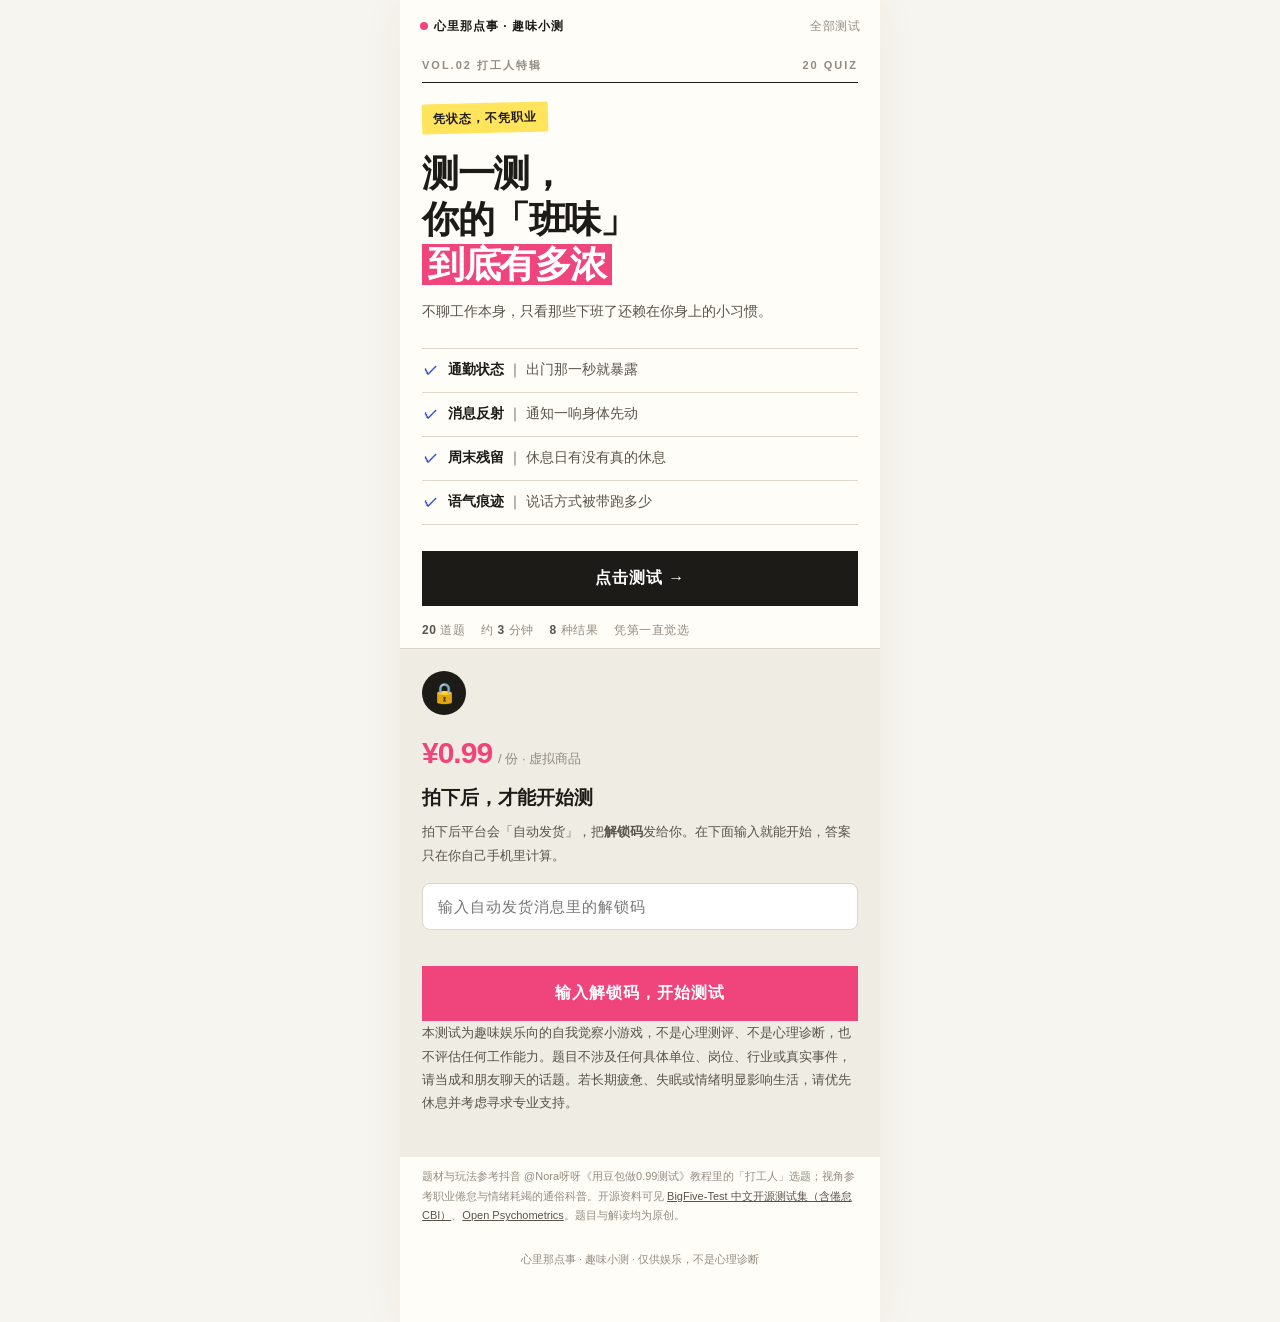
<file: standalone/02_你的班味浓度.html>
<!DOCTYPE html>
<html lang="zh-CN"><head>
<meta charset="utf-8"><meta name="viewport" content="width=device-width,initial-scale=1,maximum-scale=1,user-scalable=no">
<title>测你的班味到底有多浓｜心里那点事</title>
<meta name="description" content="趣味自我觉察小测试，凭第一直觉选，答案只在本地计算。">
<style>/* 心里那点事 · 趣味小测 —— 大字报杂志风 */
:root{
  --paper:#f7f5ef;
  --paper2:#efece3;
  --ink:#1d1b18;
  --ink2:#5a534b;
  --ink3:#938b80;
  --line:#ddd6c9;
  --hl:#f0457c;         /* 粉高亮 */
  --hl2:#ffe45c;        /* 黄标签 */
  --blue:#2f4bd8;
  --card:#fffdf8;
  --shadow:0 10px 30px rgba(60,45,30,.09);
}
*{box-sizing:border-box;-webkit-tap-highlight-color:transparent}
html,body{margin:0;padding:0}
body{
  background:var(--paper);color:var(--ink);
  font-family:-apple-system,BlinkMacSystemFont,"PingFang SC","Hiragino Sans GB","Microsoft YaHei",sans-serif;
  font-size:16px;line-height:1.7;-webkit-font-smoothing:antialiased;
}
.wrap{max-width:480px;margin:0 auto;min-height:100vh;padding:0 0 46px;background:var(--card);box-shadow:0 0 40px rgba(60,45,30,.06)}
.topbar{display:flex;align-items:center;justify-content:space-between;padding:16px 20px 6px;font-size:12px;color:var(--ink3);letter-spacing:.5px}
.topbar a{color:var(--ink3);text-decoration:none}
.brand{display:flex;align-items:center;gap:6px;font-weight:700;color:var(--ink);letter-spacing:1px}
.brand .dot{width:8px;height:8px;border-radius:50%;background:var(--hl)}

/* ---------- 封面 ---------- */
.cover{padding:14px 22px 8px}
.vol{display:flex;justify-content:space-between;font-size:11px;letter-spacing:2px;color:var(--ink3);border-bottom:1px solid var(--ink);padding-bottom:7px;margin-bottom:20px;font-weight:600}
.cover-tag{display:inline-block;background:var(--hl2);color:var(--ink);font-size:12px;font-weight:700;padding:5px 11px;border-radius:2px;transform:rotate(-1.5deg);letter-spacing:1px}
.cover-title{font-size:37px;line-height:1.22;font-weight:900;letter-spacing:-1.5px;margin:18px 0 12px}
.cover-title .hl{background:var(--hl);color:#fff;padding:0 6px;box-decoration-break:clone;-webkit-box-decoration-break:clone;display:inline}
.cover-sub{font-size:14px;color:var(--ink2);margin:0 0 24px;line-height:1.8}
.checklist{list-style:none;margin:0 0 26px;padding:0;border-top:1px solid var(--line)}
.checklist li{display:flex;gap:10px;align-items:flex-start;padding:10px 2px;border-bottom:1px solid var(--line);font-size:13.5px;color:var(--ink2)}
.checklist li .ck{color:var(--blue);font-weight:900;flex:0 0 auto}
.checklist li b{color:var(--ink);font-weight:700}
.cover-btn,.btn{
  display:block;width:100%;border:0;border-radius:0;padding:17px 18px;background:var(--ink);color:#fff;
  font-size:16px;font-weight:800;letter-spacing:1px;cursor:pointer;font-family:inherit;
  transition:transform .12s ease,opacity .12s ease;
}
.cover-btn:active,.btn:active{transform:scale(.99);opacity:.88}
.btn.ghost{background:transparent;color:var(--ink2);border:1px solid var(--line);font-weight:600}
.btn.small{padding:13px;font-size:14px}
.btn.hl{background:var(--hl)}
.btn-row{display:flex;gap:10px;margin-top:10px}
.btn-row .btn{flex:1}
.meta{display:flex;gap:16px;flex-wrap:wrap;font-size:12px;color:var(--ink3);margin:14px 0 0;letter-spacing:.5px}
.meta b{color:var(--ink2)}

/* ---------- 付费门禁 ---------- */
.paywall{margin:0 0 0;border-top:1px solid var(--line);background:var(--paper2);padding:22px 22px 26px}
.paywall .lock{width:44px;height:44px;border-radius:50%;background:var(--ink);color:#fff;display:flex;align-items:center;justify-content:center;font-size:20px;margin-bottom:12px}
.paywall h3{font-size:19px;margin:0 0 6px;font-weight:900}
.paywall p{font-size:13px;color:var(--ink2);margin:0 0 16px;line-height:1.8}
.price{font-size:30px;font-weight:900;letter-spacing:-1px;color:var(--hl);margin:0 0 4px}
.price small{font-size:13px;color:var(--ink3);font-weight:500;letter-spacing:0;margin-left:6px}
.code-input{
  width:100%;border:1px solid var(--line);background:#fff;border-radius:8px;padding:14px 15px;
  font-size:15px;letter-spacing:1px;color:var(--ink);font-family:inherit;outline:none;margin-bottom:10px;
}
.code-input:focus{border-color:var(--hl)}
.err{font-size:12.5px;color:var(--hl);min-height:18px;margin:0 0 8px}
.pay-note{font-size:11.5px;color:var(--ink3);line-height:1.75;margin:14px 0 0}

/* ---------- 答题 ---------- */
.quiz{padding:22px 22px 0}
.qcount{font-size:11px;letter-spacing:2px;color:var(--ink3);font-weight:700}
.progress{height:5px;background:var(--paper2);border-radius:99px;overflow:hidden;margin:9px 0 24px}
.progress i{display:block;height:100%;background:var(--hl);border-radius:99px;transition:width .25s ease}
.qtitle{font-size:21px;line-height:1.6;margin:0 0 8px;font-weight:800;letter-spacing:-.3px}
.qhint{font-size:12.5px;color:var(--ink3);margin:0 0 20px}
.opts{display:flex;flex-direction:column;gap:10px}
.opt{
  border:1.5px solid var(--line);background:#fff;border-radius:10px;padding:14px 15px;
  font-size:14.5px;color:var(--ink2);cursor:pointer;text-align:left;font-family:inherit;
  display:flex;align-items:center;gap:11px;transition:all .15s ease;line-height:1.55;
}
.opt:active{transform:scale(.99)}
.opt:hover{border-color:var(--ink)}
.opt .k{width:24px;height:24px;border-radius:50%;border:1.5px solid var(--line);display:flex;align-items:center;justify-content:center;font-size:11px;font-weight:800;color:var(--ink3);flex:0 0 auto}
.opt.on{border-color:var(--hl);background:#fff2f6;color:var(--ink)}
.opt.on .k{background:var(--hl);border-color:var(--hl);color:#fff}
.backlink{margin-top:20px;text-align:center;font-size:12.5px;color:var(--ink3);cursor:pointer}

/* ---------- 结果 ---------- */
.result{padding:22px 22px 0}
.result-tag{font-size:11px;letter-spacing:2px;color:var(--hl);font-weight:800}
.result-title{font-size:30px;line-height:1.3;margin:10px 0 6px;font-weight:900;letter-spacing:-1px}
.result-lead{font-size:14px;color:var(--ink2);margin:0 0 18px}
.concentration{display:flex;align-items:baseline;gap:8px;font-size:13px;color:var(--ink3);margin-bottom:18px}
.concentration b{font-size:32px;color:var(--hl);font-weight:900;letter-spacing:-1px}
.result-body{font-size:14.5px;color:var(--ink2);line-height:1.9;border-top:1px solid var(--line);padding-top:16px}
.result-body p{margin:0 0 12px}
.bars{margin:20px 0 6px}
.bar{margin-bottom:11px}
.bar .lab{display:flex;justify-content:space-between;font-size:12px;color:var(--ink2);margin-bottom:4px}
.bar .lab b{color:var(--ink)}
.bar .track{height:7px;background:var(--paper2);border-radius:99px;overflow:hidden}
.bar .track i{display:block;height:100%;background:var(--hl);border-radius:99px;transition:width .7s ease}
.bar.top .track i{background:var(--ink)}
.gift{background:var(--hl2);border-radius:8px;padding:15px 16px;margin:18px 0 0;font-size:14px;color:var(--ink);line-height:1.8;font-weight:600}
.gift .lab{font-size:10px;letter-spacing:2px;color:var(--ink3);display:block;margin-bottom:5px;font-weight:700}
.share-box{margin-top:22px;border-top:1px dashed var(--line);padding-top:18px}
.share-box .lab{font-size:11.5px;color:var(--ink3);margin-bottom:8px;letter-spacing:1px}
.share-text{background:var(--paper2);border-radius:8px;padding:14px;font-size:13px;color:var(--ink2);line-height:1.8;white-space:pre-wrap}
.allresults{margin-top:22px;border-top:1px solid var(--line);padding-top:18px}
.allresults h4{font-size:14px;margin:0 0 12px;font-weight:800}
.allrow{display:flex;gap:10px;align-items:baseline;padding:8px 0;border-bottom:1px solid var(--paper2);font-size:12.5px;color:var(--ink2)}
.allrow .n{font-size:11px;color:var(--ink3);width:22px;flex:0 0 auto}
.allrow .nm{font-weight:700;color:var(--ink);width:92px;flex:0 0 auto}
.allrow .ds{line-height:1.6}

.note{font-size:11px;color:var(--ink3);line-height:1.8;margin:22px 22px 0;padding-top:14px;border-top:1px solid var(--line)}
.src{font-size:11px;color:var(--ink3);line-height:1.8;margin:10px 22px 0}
.src a{color:var(--ink2)}
.footer{text-align:center;font-size:11px;color:var(--ink3);padding:24px 20px 6px;line-height:1.8}
.toast{position:fixed;left:50%;bottom:40px;transform:translateX(-50%) translateY(20px);background:rgba(29,27,24,.94);color:#fff;font-size:13px;padding:11px 20px;border-radius:99px;opacity:0;transition:all .25s ease;pointer-events:none;z-index:99}
.toast.show{opacity:1;transform:translateX(-50%) translateY(0)}

/* ---------- 首页 ---------- */
.hero{padding:26px 22px 14px}
.hero .vol{margin-bottom:16px}
.hero h1{font-size:31px;line-height:1.28;font-weight:900;letter-spacing:-1px;margin:0 0 10px}
.hero p{font-size:13.5px;color:var(--ink2);margin:0;line-height:1.8}
.testcard{display:block;text-decoration:none;color:inherit;margin:0 22px 14px;border:1.5px solid var(--ink);border-radius:4px;padding:18px 18px 16px;background:#fff;position:relative;box-shadow:4px 4px 0 var(--ink)}
.testcard .vol{font-size:10px;border:0;margin:0 0 10px;padding:0;letter-spacing:2px;color:var(--ink3)}
.testcard h2{font-size:21px;line-height:1.35;margin:0 0 8px;font-weight:900;letter-spacing:-.5px}
.testcard .hl{background:var(--hl);color:#fff;padding:0 5px}
.testcard p{font-size:12.5px;color:var(--ink2);margin:0 0 14px;line-height:1.7}
.testcard .foot{display:flex;justify-content:space-between;align-items:center;font-size:12px;color:var(--ink3);border-top:1px solid var(--line);padding-top:11px}
.testcard .foot .p{color:var(--hl);font-weight:900;font-size:15px}
.testcard .foot .go{font-weight:800;color:var(--ink)}
.notice{margin:8px 22px 0;background:var(--paper2);border-radius:6px;padding:14px 15px;font-size:12px;color:var(--ink2);line-height:1.85}
.notice b{color:var(--ink)}

/* ============================================================
   主题一 · 青绿（城市测试）—— 复刻抖音截图封面
   ============================================================ */
.wrap.theme-teal{
  --paper:#fbfaf5;--paper2:#eef4f1;--ink:#1b2421;--ink2:#4c5a54;--ink3:#93a29b;
  --line:#d9e6e0;--hl:#3f9c8f;--hl2:#d7efe8;--blue:#3f9c8f;--card:#ffffff;
  --teal:#3f9c8f;--teal-d:#2f7d72;--teal-l:#e6f4f0;
}
.theme-teal .brand .dot{background:var(--teal)}
.theme-teal .cover-title .hl{background:var(--teal)}
.theme-teal .cover-tag{background:var(--teal);color:#fff;transform:rotate(-1.5deg)}
.theme-teal .checklist li .ck{
  width:20px;height:20px;flex:0 0 auto;border-radius:50%;background:var(--teal);color:#fff;
  display:inline-flex;align-items:center;justify-content:center;font-size:12px;font-weight:900;line-height:1;
}
.theme-teal .cover-btn{
  background:var(--teal);color:#fff;border-radius:99px;font-size:17px;padding:15px;
  box-shadow:0 6px 16px rgba(63,156,143,.28);max-width:230px;margin:0 auto;
}
.theme-teal .btn.hl{background:var(--teal)}
.theme-teal .code-input:focus{border-color:var(--teal)}
.theme-teal .price,.theme-teal .result-tag,.theme-teal .concentration b{color:var(--teal-d)}
.theme-teal .progress i,.theme-teal .bar .track i{background:var(--teal)}
.theme-teal .opt.on{border-color:var(--teal);background:var(--teal-l);color:var(--ink)}
.theme-teal .opt.on .k{background:var(--teal);border-color:var(--teal)}
.theme-teal .opt{border-radius:99px;padding:13px 16px}
.theme-teal .opt:hover{border-color:var(--teal)}
.theme-teal .opt .k{border-radius:50%;background:var(--teal-l);border-color:var(--teal-l);color:var(--teal-d)}
.theme-teal .gift{background:var(--teal-l)}
.theme-teal .err{color:var(--teal-d)}

/* 4 维度胶囊网格 */
.checklist.pill{list-style:none;margin:0 0 20px;padding:0;border:0;display:grid;grid-template-columns:1fr 1fr;gap:9px}
.checklist.pill li{
  display:flex;gap:8px;align-items:center;border:1.5px solid var(--line);border-radius:99px;
  padding:9px 11px;background:#fff;font-size:13px;box-shadow:0 2px 8px rgba(40,80,70,.04);
}
.checklist.pill li .ck{width:20px;height:20px;flex:0 0 auto;border-radius:50%;background:var(--teal);color:#fff;display:inline-flex;align-items:center;justify-content:center;font-size:12px;font-weight:900;line-height:1}
.checklist.pill li .pt{display:flex;flex-direction:column;line-height:1.25;min-width:0}
.checklist.pill li b{font-size:13px;color:var(--ink);font-weight:800}
.checklist.pill li small{font-size:10.5px;color:var(--ink3);margin-top:2px}

/* 封面插画 */
.cover-art{margin:6px 0 18px;line-height:0;border-radius:14px;overflow:hidden}
.cover-art svg{width:100%;height:auto;display:block}
.slogan{
  font-family:"Kaiti SC","STKaiti","KaiTi","楷体",cursive;font-style:italic;
  font-size:17px;color:var(--teal-d);text-align:right;margin:-4px 4px 18px;
  transform:rotate(-3deg);letter-spacing:1px;font-weight:700;
}
.slogan::after{content:"";display:block;width:120px;height:2px;background:var(--teal);margin:5px 0 0 auto;opacity:.55;border-radius:99px;transform:rotate(-2deg)}

/* ============================================================
   主题二 · 水墨（资治通鉴历史人物）
   ============================================================ */
.wrap.theme-ink{
  --paper:#f3ece0;--paper2:#e9dfcc;--ink:#26221c;--ink2:#5c5344;--ink3:#9a8f7c;
  --line:#d8ccb4;--hl:#a8402f;--hl2:#ecd9a8;--blue:#6b6a4a;--card:#faf5ea;
  --seal:#a8402f;
  font-family:"Songti SC","STSong","SimSun","宋体",serif;
}
.theme-ink{background:#e9dfcc}
.theme-ink .brand .dot{background:var(--seal);border-radius:2px}
.theme-ink .cover-title{letter-spacing:0}
.theme-ink .cover-title .hl{background:var(--seal)}
.theme-ink .cover-tag{background:var(--seal);color:#fff;transform:none;border-radius:2px}
.theme-ink .checklist li .ck{color:var(--seal);font-weight:900}
.theme-ink .cover-btn{background:var(--seal);border-radius:2px;box-shadow:3px 3px 0 rgba(168,64,47,.25)}
.theme-ink .btn.hl{background:var(--seal)}
.theme-ink .code-input:focus{border-color:var(--seal)}
.theme-ink .price,.theme-ink .result-tag,.theme-ink .concentration b{color:var(--seal)}
.theme-ink .progress i,.theme-ink .bar .track i{background:var(--seal)}
.theme-ink .opt.on{border-color:var(--seal);background:#f6ead9;color:var(--ink)}
.theme-ink .opt.on .k{background:var(--seal);border-color:var(--seal)}
.theme-ink .opt{border-radius:3px}
.theme-ink .gift{background:var(--hl2)}
.theme-ink .err{color:var(--seal)}
.theme-ink .checklist.pill li{border-radius:3px;box-shadow:2px 2px 0 rgba(92,83,68,.12)}
.theme-ink .checklist.pill li .ck{background:var(--seal);border-radius:2px}
.theme-ink .slogan{color:var(--seal);font-size:16px}
.theme-ink .slogan::after{background:var(--seal)}
.theme-ink .result-title,.theme-ink .cover-title,.theme-ink .testcard h2{font-family:"Songti SC","STSong","SimSun",serif}

/* 首页主题色卡片（用内联 class 标注） */
.testcard.teal-card{box-shadow:4px 4px 0 var(--teal,#3f9c8f);border-color:#3f9c8f}
.testcard.teal-card .hl{background:#3f9c8f}
.testcard.teal-card .foot .p{color:#3f9c8f}
.testcard.ink-card{box-shadow:4px 4px 0 #a8402f;border-color:#a8402f}
.testcard.ink-card .hl{background:#a8402f}
.testcard.ink-card .foot .p{color:#a8402f}
</style></head>
<body><div class="wrap"><div id="app"></div></div>
<script>/* ============================================================
   上架配置 · 你只需要改这一个文件
   改完后重新上传/部署即可生效，不用碰其它文件
   ============================================================ */
window.SHOP_CONFIG = {
  // 1) 你的商品链接：闲鱼 / 小红书店铺 / 抖音小店 的 0.99 元商品页
  //    买家点「去拍下」会跳到这里；留空则按钮不显示
  shopUrl: "",            // 例："https://www.goofish.com/item?id=xxxxx"

  // 2) 价格展示（仅文案，不参与收款）
  price: "0.99",

  // 3) 解锁码：付款后由「自动发货」发给买家，买家在测试页输入即可开始
  //    这里做成「一批通码」，简单好上手；要「一人一码」请看文档里的平台方案
  codes: {
    "ta":        ["TA-520", "XINDONG-01"],
    "banwei":    ["BW-996", "BANWEI-01"],
    "innerdrama":["NX-108", "NEIXIN-01"],
    "city":      ["CITY-01", "CHENGSHI-01"],
    "zizhi":     ["ZZTJ-01", "JIAN-01"]
  },

  // 4) 自动发货消息模板（复制去平台后台用，{link} 换成部署后的链接，{code} 换成码）
  deliveryText: "感谢拍下～\n测试链接：{link}\n解锁码：{code}\n打开链接输入解锁码即可开始，答案只在你自己手机里计算，不上传。\n（虚拟商品，一经发出不支持退款，介意慎拍；仅供娱乐，不是心理诊断）",

  // 5) 品牌名（会显示在每页顶部）
  series: "心里那点事 · 趣味小测",

  // 6) 访问统计（画像分析用；不填 = 完全不统计、不发任何请求）
  //    —— 二选一，别同时填 ——
  //    【方式 A 推荐】注册 51LA https://v6.51.la/ 或百度统计 https://tongji.baidu.com，
  //      添加站点后把平台给的「整段统计代码」原样粘进下面两个反引号之间。
  //      用反引号（不是双引号）就是为了能容纳代码里的双引号和换行，一个字都不用改。
  //      平台以后改格式也不会失效。
  //    【方式 B】只填 ID：provider "51la" 需 id(项目ID)+ck(校验密钥)；
  //      provider "baidu" 只需 id(hm.js? 后面那串)。
  //    填好后双击 一键部署到GitHub.bat 重跑一次即生效。
  //    渠道追踪：小红书发链接加 ?from=xhs，抖音 ?from=douyin，公众号 ?from=wx。
  stats: {
    snippet: `<script charset="UTF-8" id="LA_COLLECT" src="//sdk.51.la/js-sdk-pro.min.js"><\/script>
<script>LA.init({id:"3RviySM8ztI6eZPP",ck:"3RviySM8ztI6eZPP"})<\/script>`,      // 方式 A：整段 <script> 代码粘进两个反引号之间
    provider: "",     // 方式 B："51la" 或 "baidu"
    id: "",           // 方式 B：项目ID / siteId
    ck: ""            // 方式 B：51LA 校验密钥（百度留空）
  }
};
</script>
<script>/* ============================================================
   统计埋点层 · 画像分析用
   ------------------------------------------------------------
   【怎么启用】二选一，改 config.js 的 stats，然后重跑 一键部署到GitHub.bat：

   方式 A（推荐，最省事、永不怕平台改版）：
     注册 51LA https://v6.51.la/ 或百度统计 https://tongji.baidu.com，
     添加站点后复制平台给的「整段统计代码」，原样粘进 stats.snippet 里。
     本文件会把这段 script 真正执行（innerHTML 注入的 script 不会执行，需重建节点）。

   方式 B（只填 ID）：
     stats.provider = "51la"  → 填 id（项目ID）+ ck（校验密钥）
     stats.provider = "baidu" → 填 id（hm.js? 后面那串 siteId）

   什么都不填 = 完全不加载、不上报任何数据、不发任何请求。

   【记录的事件】自动带渠道标签
     visit        打开某测试页（label = 测试id）
     paywall_view 付费墙展示
     code_submit  提交了解锁码
     unlock_ok / unlock_fail  解锁成功 / 失败
     result_view  看到结果（label = 结果名 → 画像分析核心）
     share_copy   复制分享文案 / 链接
     shop_click   点「去拍下」
     card_click   首页点测试卡片

   【渠道追踪】链接加 ?from=xxx，例如
     https://wangtaotu9-ctrl.github.io/xinli-quiz/ta.html?from=xhs
     小红书发 ?from=xhs、抖音发 ?from=douyin、公众号发 ?from=wx，
     该访客本次所有事件都会带上渠道标签（sessionStorage 记住）。

   【隐私】只记录匿名聚合行为（页面/事件/来源/设备/地域），
     不采集姓名、手机号、微信号等任何个人身份信息，答案也只在本地计算。
   ============================================================ */
(function(){
  var S = (window.SHOP_CONFIG && window.SHOP_CONFIG.stats) || {};
  var snippet = (S.snippet || '').trim();
  var provider = S.provider || '';
  var id = (S.id || '').trim();
  var ck = (S.ck || '').trim();
  var enabled = !!(snippet || (provider && id));

  /* ---------- 渠道 ---------- */
  var CH = '';
  try{
    var m = location.search.match(/[?&](?:from|ch|src|utm_source)=([^&#]{1,20})/);
    if(m){ CH = decodeURIComponent(m[1]); sessionStorage.setItem('xn_ch', CH); }
    else { CH = sessionStorage.getItem('xn_ch') || 'direct'; }
  }catch(e){ CH = 'direct'; }
  CH = CH.replace(/[^a-zA-Z0-9_\u4e00-\u9fa5-]/g, '').slice(0, 20) || 'direct';

  /* ---------- 注入统计代码 ---------- */
  function execSnippet(code){
    var box = document.createElement('div');
    box.innerHTML = code;
    var list = box.querySelectorAll('script');
    Array.prototype.forEach.call(list, function(old){
      var s = document.createElement('script');
      Array.prototype.forEach.call(old.attributes, function(a){ s.setAttribute(a.name, a.value); });
      // 动态创建的 script 默认 async，会打乱「外链SDK → 内联 LA.init」的顺序，
      // 强制 async=false 保证按粘贴顺序同步执行（与静态 HTML 里一致）
      s.async = false;
      if(old.src){ s.src = old.src; }
      else { s.textContent = old.textContent; }
      document.head.appendChild(s);
    });
  }

  function inject(){
    if(!enabled) return;
    try{
      if(snippet){ execSnippet(snippet); return; }
      if(provider === '51la'){
        // 51LA V6 新版：先加载 SDK，onload 后 LA.init({id, ck})
        var a = document.createElement('script');
        a.src = 'https://sdk.51.la/js-sdk-pro.min.js';
        a.onload = function(){
          try{ if(window.LA && window.LA.init) window.LA.init({ id: id, ck: ck || true, autoTrack: true }); }catch(e){}
        };
        document.head.appendChild(a);
      } else if(provider === 'baidu'){
        window._hmt = window._hmt || [];
        var b = document.createElement('script');
        b.src = 'https://hm.baidu.com/hm.js?' + encodeURIComponent(id);
        document.head.appendChild(b);
      }
    }catch(e){}
  }

  /* ---------- 事件埋点：运行时探测平台 API，snippet / ID 两种模式通用 ---------- */
  function track(ev, label){
    if(!enabled) return;
    var full = (label || '-') + '@' + CH;
    try{
      if(window._hmt){
        window._hmt.push(['_trackEvent', 'quiz', ev, full]);
      } else if(window.LA && window.LA.track){
        window.LA.track(ev, { label: full });
      }
    }catch(e){}
  }

  inject();

  /* 首页卡片点击：事件委托，index.html 只需 data-track 属性 */
  document.addEventListener('click', function(e){
    var el = e.target;
    while(el && el !== document.body){
      if(el.getAttribute && el.getAttribute('data-track')){
        track(el.getAttribute('data-track'), el.getAttribute('data-label') || '');
        break;
      }
      el = el.parentNode;
    }
  }, true);

  window.XN_TRACK = track;
})();
</script>
<script>/* NO.02 测你的「班味」浓度 —— 多品测款 · 打工人系列
   20 题 · 8 种结果 · 全程不出现具体公司/岗位/行业/人名 */
window.QUIZ_DATA = {
  id: "banwei",
  vol: "VOL.02 打工人特辑",
  quizCount: "20 QUIZ",
  tag: "凭状态，不凭职业",
  title: "测一测，<br>你的「班味」<br><span class='hl'>到底有多浓</span>",
  subtitle: "不聊工作本身，只看那些下班了还赖在你身上的小习惯。",
  checks: [
    ["通勤状态","出门那一秒就暴露"],
    ["消息反射","通知一响身体先动"],
    ["周末残留","休息日有没有真的休息"],
    ["语气痕迹","说话方式被带跑多少"]
  ],
  minutes: "3",
  disclaimer: "本测试为趣味娱乐向的自我觉察小游戏，不是心理测评、不是心理诊断，也不评估任何工作能力。题目不涉及任何具体单位、岗位、行业或真实事件，请当成和朋友聊天的话题。若长期疲惫、失眠或情绪明显影响生活，请优先休息并考虑寻求专业支持。",
  source: "题材与玩法参考抖音 @Nora呀呀《用豆包做0.99测试》教程里的「打工人」选题；视角参考职业倦怠与情绪耗竭的通俗科普。开源资料可见 <a href='https://bigfive-test.com/zh-cn' target='_blank' rel='noopener'>BigFive-Test 中文开源测试集（含倦怠 CBI）</a>、<a href='https://openpsychometrics.org/' target='_blank' rel='noopener'>Open Psychometrics</a>。题目与解读均为原创。",
  types: [
    {k:"a",n:"清新脱俗型",tag:"班味几乎为零，边界感很稳",
      body:["你下班之后是真的下班了：手机可以静音，周末不会自动排练，说话也不太带那套腔调。","这不是不在乎，是边界清楚。心理学里说恢复靠的就是「彻底离线」——你恰好做到了。"],
      gift:"能关掉，是一种很实在的本事，值得好好保住。",
      share:"测出来班味几乎为零。原来「不反复琢磨」不是迟钝，是我真的会下班。\n{link}"},
    {k:"b",n:"半糖去冰型",tag:"上班归上班，下班归我",
      body:["有班味，但只在特定时段出现；一到点，你会有一个挺明确的切换动作，可能是换衣服、绕一段路、或者一首歌。","这种「有仪式感的切断」很管用。它不靠意志力，靠给大脑一个信号：这一段结束了。"],
      gift:"给自己一个下班仪式，比反复劝自己别想了有用得多。",
      share:"我的班味是「半糖去冰」，一到点就有个开关，还挺管用的。\n{link}"},
    {k:"c",n:"通勤限定型",tag:"只在上下班路上冒出来",
      body:["你的班味是有时段的：出门那一段、回家那一段会明显一点，进了门就散得差不多。","有意思的是，这种残留常常不是因为事多，而是那段路刚好是一天里唯一没人打扰、脑子可以乱跑的时间。"],
      gift:"有些念头只是找了个空档溜出来，不代表它们很重要。",
      share:"原来我的班味只在通勤路上出现，因为那是唯一能让脑子乱跑的一段。\n{link}"},
    {k:"d",n:"会议留香型",tag:"一进那种场合就自动上头",
      body:["平时还好，一碰到需要当众开口、临场接话的场合，你的状态会明显切换，散场之后还留一阵。","这更像「被评价时的警觉」，不是能力问题。人一感到自己被看着，注意力就会分一半去管形象，剩下那一半当然更累。"],
      gift:"累的不是那件事，是那半天里你一直在同时扮演两个自己。",
      share:"「散场了还在回放自己刚才那句话」——终于知道这叫什么了。\n{link}"},
    {k:"e",n:"常驻工位型",tag:"班味已经腌进日常了",
      body:["你的用词、节奏、连喝水的方式，都带了点那边的痕迹，自己不太察觉，身边人倒是先发现。","习惯会悄悄改写人，这很正常。值得留意的是：如果连放松的时候都还在用那套标准对自己，休息就变得不太像休息了。"],
      gift:"别把「一直在线」当成靠谱，那只是太久没被允许下线。",
      share:"测完被朋友笑了一整晚：原来我说话早就被带跑了，自己完全没发现。\n{link}"},
    {k:"f",n:"消息余震型",tag:"人走了，通知还挂在身上",
      body:["你不常主动去想，但手机一亮，身体会先紧一下。等回过神，才发现那一下根本没发生什么事。","这是被训练出来的「预期反射」：响动本身变成了信号，和内容无关。它最耗人的地方是——连安静的时候你也半悬着。"],
      gift:"把通知关掉一晚上，天不会塌，但你会听见自己松了口气。",
      share:"手机一亮我就先紧一下，跟内容无关。今天终于给这个反应起了个名字。\n{link}"},
    {k:"g",n:"全糖加班型",tag:"连梦里都在收尾",
      body:["你的脑子不太肯交接：睡前排练、醒来接着想、休息日也会自动跳回那条线。","这种「一直待机」的消耗，常常比真正忙的那几个小时更重。因为它没有终点，也没人喊停。","可以试试给大脑一个明确的交接：把没做完的、明天要说的写三行，然后合上。让「记着」交给纸，不交给你。"],
      gift:"一直待机不是你不够强，是太久没被允许彻底下线。",
      share:"「明明没干什么体力活却累得说不出话」，今天终于有个解释了：我一直在待机。\n{link}"},
    {k:"h",n:"特级陈酿型",tag:"已经有点分不清哪个是本人",
      body:["那套状态渗得很深：语气、判断、连对「什么叫浪费时间」的标准，都被它重新写了一遍。","这不怪你，人在一个节奏里待久了会自然适配。只是有个问题值得偶尔问一句：如果抽掉这层，我还会喜欢现在这些事吗？","不用急着答，也不用立刻改什么。能问出这一句，就已经把一小块自己拿回来了。"],
      gift:"适配环境是本事，偶尔记得问一句「那我呢」，也是。",
      share:"测完最扎的不是浓度，是那句「抽掉这层，我还喜欢什么」。想了很久。\n{link}"}
  ],
  questions: [
    {t:"早上闹钟响的那一秒，你脑子里第一句是？",o:[["「今天也要好好过」","a"],["「行吧，开始」","b"],["「先想一下今天第一件」","c"],["「昨天那句是不是没说好」","d"]]},
    {t:"出门路上，你耳朵里通常放着什么？",o:[["随便什么，纯听个响","a"],["固定一首，像个开关","b"],["播客/有声，但会走神","c"],["安静，脑子自己会开机","g"]]},
    {t:"手机在桌上亮了一下，你的身体？",o:[["看一眼，没什么波动","a"],["该看的时候才看","b"],["先紧一下，再看内容","f"],["已经练成条件反射了","g"]]},
    {t:"周末上午突然醒来，你第一反应？",o:[["翻个身继续睡","a"],["想起今天不用出门，松了口气","b"],["顺手摸一下手机","f"],["脑子里已经排好了一串事","g"]]},
    {t:"和朋友聊天，你最常冒出的语气是？",o:[["完全松弛，想啥说啥","a"],["一半一半，偶尔带点腔","c"],["「我这边先确认一下」那种","e"],["不自觉就在复盘和总结","h"]]},
    {t:"洗澡的时候，脑子里一般在放什么？",o:[["歌，或者什么都没有","a"],["今天吃什么的现实问题","b"],["刚才某句话的回放","d"],["明天要怎么开口的预演","g"]]},
    {t:"你有多久没在「没事发生」的晚上真正放松过？",o:[["挺常有的","a"],["大多时候可以","b"],["偶尔可以，看那一阵","f"],["想不太起来了","h"]]},
    {t:"别人说「你最近说话好正式」，你会？",o:[["愣一下，没感觉啊","a"],["笑，好像是有那么点","c"],["有点被说中了","e"],["回去想了半天","h"]]},
    {t:"临时被叫去当众说两句，你散场后？",o:[["说完就完了","a"],["过一会儿就放下了","b"],["会回放自己那几句","d"],["能反刍一整晚","d"]]},
    {t:"你的水杯/桌面，更像哪种状态？",o:[["随手放，没讲究","a"],["有自己的小秩序","b"],["怎么顺手怎么来，但随时能开工","e"],["像随时要切换成工作台","g"]]},
    {t:"点外卖时，你选的依据通常是？",o:[["今天想吃什么","a"],["给个固定时间，到点就吃","b"],["边看消息边随手点","f"],["挑最快能吃完的那个","g"]]},
    {t:"看到一条没头没尾的「方便聊一下吗」？",o:[["回个「你说」","a"],["等对方把话说完","b"],["心先沉一下","f"],["已经把三种可能演完了","g"]]},
    {t:"你多久会一次「明明没干重活，却累得不想说话」？",o:[["几乎没有","a"],["偶尔，忙完那阵","c"],["一周总有一两天","f"],["差不多是常态","h"]]},
    {t:"休息日里，你最容易在哪个瞬间被拉回去？",o:[["不太会被拉回去","a"],["出门那一下","c"],["手机一响","f"],["安静下来的时候","g"]]},
    {t:"你说「不好意思」的频率？",o:[["该说才说","a"],["正常礼貌范围","b"],["比必要的时候多一点","e"],["几乎成了开场白","h"]]},
    {t:"睡前最后一眼看的是什么？",o:[["随便刷点没用的","a"],["定个闹钟就放下","b"],["再看一眼有没有新消息","f"],["脑子里那串还没收尾","g"]]},
    {t:"如果给此刻的状态配个气味？",o:[["刚洗过的衣服","a"],["一杯放凉的茶","b"],["会议室里那种空调味","d"],["说不清，但一直在","h"]]},
    {t:"你有多常把「等我这阵忙完」挂在嘴边？",o:[["基本不说","a"],["偶尔，确实有安排","b"],["挺常的，而且总能续上","e"],["已经不太记得忙完是什么样","h"]]},
    {t:"一个人发呆五分钟，你会？",o:[["挺享受","a"],["发着发着想起个小事","c"],["自动开始排明天","g"],["有点坐不住","h"]]},
    {t:"如果班味有刻度，你直觉自己现在在？",o:[["第一格，几乎闻不到","a"],["中间偏淡","b"],["中后段，但还能散","f"],["满格，而且很稳","h"]]}
  ]
};
</script>
<script>/* 心里那点事 · 答题引擎
   纯前端单页：封面 → 0.99 解锁码门禁 → N 题 → 结果报告
   答案只在本地计算，不上传、不收集任何信息
   可选封面增强字段（旧数据不填即保持原样）：
     theme      : 'teal' | 'ink'   → 给 .wrap 加主题 class
     coverArt   : 内联 SVG 字符串  → 封面装饰插画
     slogan     : 手写体标语
     pill       : true             → 4 维度改成胶囊网格
*/
(function(){
  var D = window.QUIZ_DATA;
  var C = window.SHOP_CONFIG;
  var app = document.getElementById('app');
  var answers = [], idx = 0;
  var LS = 'unlock_' + D.id;
  var T = window.XN_TRACK || function(){};   // 统计埋点：config.js stats.id 留空时为空操作
  T('visit', D.id);

  if(D.theme){ var w=document.querySelector('.wrap'); if(w) w.classList.add('theme-'+D.theme); }

  function esc(s){ return String(s).replace(/[&<>"']/g,function(c){return {'&':'&amp;','<':'&lt;','>':'&gt;','"':'&quot;',"'":'&#39;'}[c];}); }
  function unlocked(){ try{ return localStorage.getItem(LS)==='1'; }catch(e){ return false; } }
  function setUnlocked(){ try{ localStorage.setItem(LS,'1'); }catch(e){} }
  function head(){ return '<div class="topbar"><span class="brand"><span class="dot"></span>'+esc(C.series)+'</span><a href="index.html">全部测试</a></div>'; }
  function toast(t){
    var el=document.getElementById('toast');
    if(!el){ el=document.createElement('div'); el.id='toast'; el.className='toast'; document.body.appendChild(el); }
    el.textContent=t; el.classList.add('show');
    clearTimeout(window.__t); window.__t=setTimeout(function(){el.classList.remove('show');},1900);
  }
  function copy(text,msg){
    var ok=function(){toast(msg||'已复制');};
    if(navigator.clipboard&&window.isSecureContext){ navigator.clipboard.writeText(text).then(ok,fb); } else fb();
    function fb(){
      var ta=document.createElement('textarea'); ta.value=text; ta.style.position='fixed'; ta.style.opacity='0';
      document.body.appendChild(ta); ta.select();
      try{ document.execCommand('copy'); ok(); }catch(e){ toast('复制失败，请长按选择文字'); }
      document.body.removeChild(ta);
    }
  }

  /* ---------- 封面 ---------- */
  function renderCover(){
    var checks = D.checks.map(function(c){
      if(D.pill) return '<li><span class="ck">✓</span><span class="pt"><b>'+esc(c[0])+'</b><small>'+esc(c[1])+'</small></span></li>';
      return '<li><span class="ck">✓</span><span><b>'+esc(c[0])+'</b> ｜ '+esc(c[1])+'</span></li>';
    }).join('');
    var art = D.coverArt ? '<div class="cover-art">'+D.coverArt+'</div>' : '';
    var slogan = D.slogan ? '<div class="slogan">'+esc(D.slogan)+'</div>' : '';
    app.innerHTML = head()+
      '<div class="cover">'+
        '<div class="vol"><span>'+esc(D.vol)+'</span><span>'+esc(D.quizCount)+'</span></div>'+
        '<span class="cover-tag">'+esc(D.tag)+'</span>'+
        '<h1 class="cover-title">'+D.title+'</h1>'+
        '<p class="cover-sub">'+esc(D.subtitle)+'</p>'+
        art+
        '<ul class="checklist'+(D.pill?' pill':'')+'">'+checks+'</ul>'+
        slogan+
        '<button class="cover-btn" id="go">点击测试 →</button>'+
        '<div class="meta"><span><b>'+D.questions.length+'</b> 道题</span><span>约 <b>'+esc(D.minutes)+'</b> 分钟</span><span><b>'+D.types.length+'</b> 种结果</span><span>凭第一直觉选</span></div>'+
      '</div>'+
      '<div class="paywall" id="pw">'+
        '<div class="lock">🔒</div>'+
        '<div class="price">¥'+esc(C.price)+'<small>/ 份 · 虚拟商品</small></div>'+
        '<h3>拍下后，才能开始测</h3>'+
        '<p>拍下后平台会「自动发货」，把<b>解锁码</b>发给你。在下面输入就能开始，答案只在你自己手机里计算。</p>'+
        '<input class="code-input" id="code" placeholder="输入自动发货消息里的解锁码" autocomplete="off" spellcheck="false">'+
        '<div class="err" id="err"></div>'+
        '<button class="btn hl" id="unlock">输入解锁码，开始测试</button>'+
        (C.shopUrl ? '<div class="btn-row"><a class="btn ghost" id="shop" href="'+esc(C.shopUrl)+'" target="_blank" rel="noopener">还没拍？去拍下 ¥'+esc(C.price)+' →</a></div>' : '')+
        '<p class="pay-note">'+esc(D.disclaimer)+'</p>'+
      '</div>'+
      '<div class="src">'+D.source+'</div>'+
      '<div class="footer">'+esc(C.series)+' · 仅供娱乐，不是心理诊断</div>';
    T('paywall_view');
    if(C.shopUrl){
      var shopEl=document.getElementById('shop');
      if(shopEl) shopEl.onclick=function(){ T('shop_click', D.id); };
    }
    document.getElementById('go').onclick=function(){
      if(unlocked()){ answers=[]; idx=0; renderQuestion(); }
      else { document.getElementById('pw').scrollIntoView({behavior:'smooth',block:'center'}); document.getElementById('code').focus(); toast('先输入解锁码就能开始～'); }
    };
    document.getElementById('unlock').onclick=function(){
      var v=(document.getElementById('code').value||'').trim().toUpperCase();
      var list=(C.codes[D.id]||[]).map(function(x){return x.toUpperCase();});
      T('code_submit');
      if(!v){ document.getElementById('err').textContent='请先输入解锁码'; return; }
      if(list.indexOf(v)<0){ T('unlock_fail'); document.getElementById('err').textContent='解锁码不对，检查一下自动发货消息里的码'; return; }
      T('unlock_ok');
      setUnlocked(); answers=[]; idx=0; renderQuestion();
    };
    window.scrollTo(0,0);
  }

  /* ---------- 答题 ---------- */
  function renderQuestion(){
    var q=D.questions[idx];
    var pct=Math.round(idx/D.questions.length*100);
    var opts=q.o.map(function(o,i){
      return '<button class="opt" data-v="'+i+'"><span class="k">'+String.fromCharCode(65+i)+'</span>'+esc(o[0])+'</button>';
    }).join('');
    app.innerHTML = head()+
      '<div class="quiz">'+
        '<div class="qcount">第 '+(idx+1)+' / '+D.questions.length+' 题</div>'+
        '<div class="progress"><i style="width:'+pct+'%"></i></div>'+
        '<div class="qtitle">'+esc(q.t)+'</div>'+
        '<div class="qhint">凭第一直觉选，别想太多～</div>'+
        '<div class="opts">'+opts+'</div>'+
        (idx>0?'<div class="backlink" id="back">← 上一题</div>':'')+
      '</div>'+
      '<div class="footer">'+esc(C.series)+'</div>';
    var bs=app.querySelectorAll('.opt');
    Array.prototype.forEach.call(bs,function(b){
      b.onclick=function(){
        Array.prototype.forEach.call(bs,function(x){x.classList.remove('on');});
        b.classList.add('on');
        var v=parseInt(b.getAttribute('data-v'),10);
        setTimeout(function(){
          answers[idx]=q.o[v][1]; idx++;
          if(idx>=D.questions.length) renderResult(); else renderQuestion();
        },160);
      };
    });
    if(idx>0) document.getElementById('back').onclick=function(){idx--;renderQuestion();};
    window.scrollTo(0,0);
  }

  /* ---------- 结果 ---------- */
  function renderResult(){
    var score={}; D.types.forEach(function(t){score[t.k]=0;});
    answers.forEach(function(k){ if(k in score) score[k]++; });
    var sorted=D.types.slice().sort(function(a,b){return score[b.k]-score[a.k];});
    var win=sorted[0], total=D.questions.length;
    var pct=Math.round(score[win.k]/total*100);
    var max=Math.max.apply(null,D.types.map(function(t){return score[t.k];}))||1;
    var bars=D.types.map(function(t){
      var v=Math.round(score[t.k]/max*100);
      return '<div class="bar'+(t.k===win.k?' top':'')+'"><div class="lab"><span>'+esc(t.n)+'</span><b>'+score[t.k]+'</b></div>'+
             '<div class="track"><i style="width:'+Math.max(2,v)+'%"></i></div></div>';
    }).join('');
    var all=D.types.map(function(t,i){
      return '<div class="allrow"><span class="n">'+(i+1<10?'0':'')+(i+1)+'</span><span class="nm">'+esc(t.n)+'</span><span class="ds">'+esc(t.tag)+'</span></div>';
    }).join('');
    var body=win.body.map(function(p){return '<p>'+esc(p)+'</p>';}).join('');
    var share=win.share.replace(/\{link\}/g,location.href.split('#')[0]);
    app.innerHTML = head()+
      '<div class="result">'+
        '<div class="result-tag">'+esc(D.vol)+' · 你的报告</div>'+
        '<h2 class="result-title">'+esc(win.n)+'</h2>'+
        '<div class="result-lead">'+esc(win.tag)+'</div>'+
        '<div class="concentration"><b>'+pct+'%</b> 成分浓度 · 你选了 '+score[win.k]+' / '+total+' 题指向它</div>'+
        '<div class="result-body">'+body+'</div>'+
        '<div class="gift"><span class="lab">可以带走的一句话</span>'+esc(win.gift)+'</div>'+
        '<div class="bars"><div class="share-box" style="border:0;padding-top:18px;margin-top:0"><div class="lab">十种类型的成分条</div></div>'+bars+'</div>'+
        '<div class="share-box">'+
          '<div class="lab">一键复制 · 发笔记/发给朋友</div>'+
          '<div class="share-text" id="st">'+esc(share)+'</div>'+
          '<div class="btn-row"><button class="btn small hl" id="cs">复制文案</button><button class="btn small ghost" id="cl">复制测试链接</button></div>'+
          '<div class="btn-row"><button class="btn small ghost" id="again">重新测一次</button></div>'+
        '</div>'+
        '<div class="allresults"><h4>查看全部 '+D.types.length+' 种结果</h4>'+all+'</div>'+
      '</div>'+
      '<div class="note">'+esc(D.disclaimer)+'</div>'+
      '<div class="footer">'+esc(C.series)+' · 仅供娱乐，不是心理诊断</div>';
    T('result_view', win.k + '|' + win.n);
    document.getElementById('cs').onclick=function(){ T('share_copy','文案'); copy(share,'文案已复制，去发笔记吧'); };
    document.getElementById('cl').onclick=function(){ T('share_copy','链接'); copy(location.href.split('#')[0],'测试链接已复制'); };
    document.getElementById('again').onclick=function(){answers=[];idx=0;renderQuestion();};
    window.scrollTo(0,0);
  }

  renderCover();
})();
</script>
</body></html>
</file>
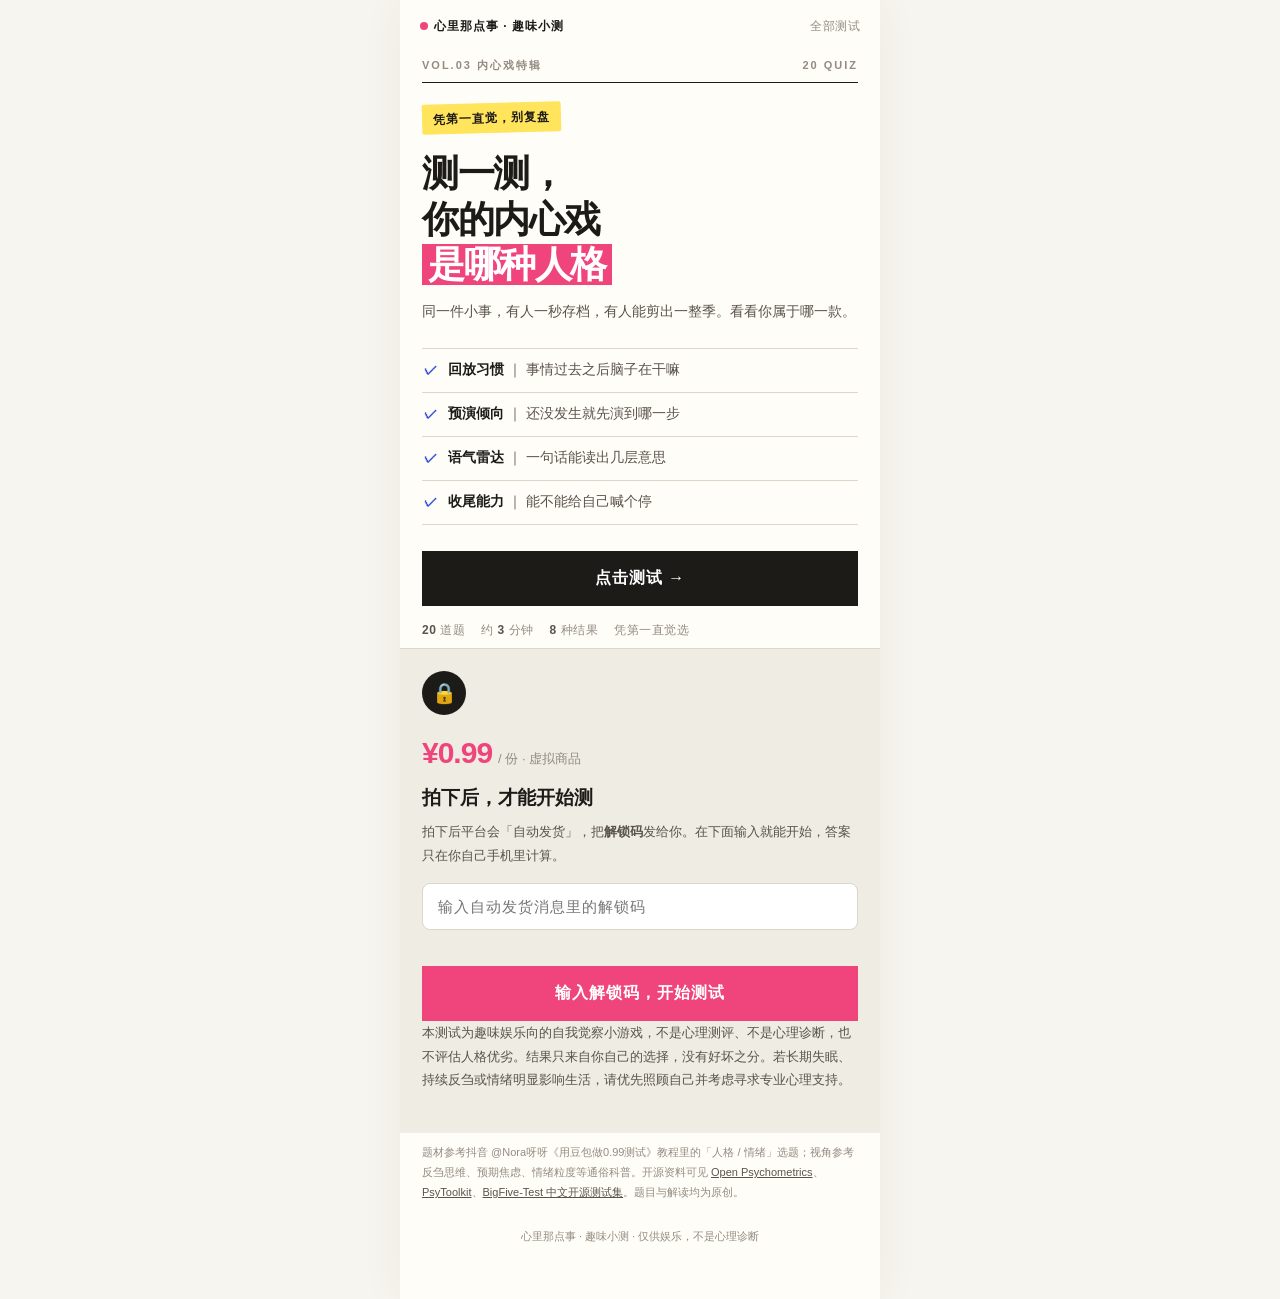
<file: standalone/03_内心戏人格.html>
<!DOCTYPE html>
<html lang="zh-CN"><head>
<meta charset="utf-8"><meta name="viewport" content="width=device-width,initial-scale=1,maximum-scale=1,user-scalable=no">
<title>你的内心戏是哪种人格｜心里那点事</title>
<meta name="description" content="趣味自我觉察小测试，凭第一直觉选，答案只在本地计算。">
<style>/* 心里那点事 · 趣味小测 —— 大字报杂志风 */
:root{
  --paper:#f7f5ef;
  --paper2:#efece3;
  --ink:#1d1b18;
  --ink2:#5a534b;
  --ink3:#938b80;
  --line:#ddd6c9;
  --hl:#f0457c;         /* 粉高亮 */
  --hl2:#ffe45c;        /* 黄标签 */
  --blue:#2f4bd8;
  --card:#fffdf8;
  --shadow:0 10px 30px rgba(60,45,30,.09);
}
*{box-sizing:border-box;-webkit-tap-highlight-color:transparent}
html,body{margin:0;padding:0}
body{
  background:var(--paper);color:var(--ink);
  font-family:-apple-system,BlinkMacSystemFont,"PingFang SC","Hiragino Sans GB","Microsoft YaHei",sans-serif;
  font-size:16px;line-height:1.7;-webkit-font-smoothing:antialiased;
}
.wrap{max-width:480px;margin:0 auto;min-height:100vh;padding:0 0 46px;background:var(--card);box-shadow:0 0 40px rgba(60,45,30,.06)}
.topbar{display:flex;align-items:center;justify-content:space-between;padding:16px 20px 6px;font-size:12px;color:var(--ink3);letter-spacing:.5px}
.topbar a{color:var(--ink3);text-decoration:none}
.brand{display:flex;align-items:center;gap:6px;font-weight:700;color:var(--ink);letter-spacing:1px}
.brand .dot{width:8px;height:8px;border-radius:50%;background:var(--hl)}

/* ---------- 封面 ---------- */
.cover{padding:14px 22px 8px}
.vol{display:flex;justify-content:space-between;font-size:11px;letter-spacing:2px;color:var(--ink3);border-bottom:1px solid var(--ink);padding-bottom:7px;margin-bottom:20px;font-weight:600}
.cover-tag{display:inline-block;background:var(--hl2);color:var(--ink);font-size:12px;font-weight:700;padding:5px 11px;border-radius:2px;transform:rotate(-1.5deg);letter-spacing:1px}
.cover-title{font-size:37px;line-height:1.22;font-weight:900;letter-spacing:-1.5px;margin:18px 0 12px}
.cover-title .hl{background:var(--hl);color:#fff;padding:0 6px;box-decoration-break:clone;-webkit-box-decoration-break:clone;display:inline}
.cover-sub{font-size:14px;color:var(--ink2);margin:0 0 24px;line-height:1.8}
.checklist{list-style:none;margin:0 0 26px;padding:0;border-top:1px solid var(--line)}
.checklist li{display:flex;gap:10px;align-items:flex-start;padding:10px 2px;border-bottom:1px solid var(--line);font-size:13.5px;color:var(--ink2)}
.checklist li .ck{color:var(--blue);font-weight:900;flex:0 0 auto}
.checklist li b{color:var(--ink);font-weight:700}
.cover-btn,.btn{
  display:block;width:100%;border:0;border-radius:0;padding:17px 18px;background:var(--ink);color:#fff;
  font-size:16px;font-weight:800;letter-spacing:1px;cursor:pointer;font-family:inherit;
  transition:transform .12s ease,opacity .12s ease;
}
.cover-btn:active,.btn:active{transform:scale(.99);opacity:.88}
.btn.ghost{background:transparent;color:var(--ink2);border:1px solid var(--line);font-weight:600}
.btn.small{padding:13px;font-size:14px}
.btn.hl{background:var(--hl)}
.btn-row{display:flex;gap:10px;margin-top:10px}
.btn-row .btn{flex:1}
.meta{display:flex;gap:16px;flex-wrap:wrap;font-size:12px;color:var(--ink3);margin:14px 0 0;letter-spacing:.5px}
.meta b{color:var(--ink2)}

/* ---------- 付费门禁 ---------- */
.paywall{margin:0 0 0;border-top:1px solid var(--line);background:var(--paper2);padding:22px 22px 26px}
.paywall .lock{width:44px;height:44px;border-radius:50%;background:var(--ink);color:#fff;display:flex;align-items:center;justify-content:center;font-size:20px;margin-bottom:12px}
.paywall h3{font-size:19px;margin:0 0 6px;font-weight:900}
.paywall p{font-size:13px;color:var(--ink2);margin:0 0 16px;line-height:1.8}
.price{font-size:30px;font-weight:900;letter-spacing:-1px;color:var(--hl);margin:0 0 4px}
.price small{font-size:13px;color:var(--ink3);font-weight:500;letter-spacing:0;margin-left:6px}
.code-input{
  width:100%;border:1px solid var(--line);background:#fff;border-radius:8px;padding:14px 15px;
  font-size:15px;letter-spacing:1px;color:var(--ink);font-family:inherit;outline:none;margin-bottom:10px;
}
.code-input:focus{border-color:var(--hl)}
.err{font-size:12.5px;color:var(--hl);min-height:18px;margin:0 0 8px}
.pay-note{font-size:11.5px;color:var(--ink3);line-height:1.75;margin:14px 0 0}

/* ---------- 答题 ---------- */
.quiz{padding:22px 22px 0}
.qcount{font-size:11px;letter-spacing:2px;color:var(--ink3);font-weight:700}
.progress{height:5px;background:var(--paper2);border-radius:99px;overflow:hidden;margin:9px 0 24px}
.progress i{display:block;height:100%;background:var(--hl);border-radius:99px;transition:width .25s ease}
.qtitle{font-size:21px;line-height:1.6;margin:0 0 8px;font-weight:800;letter-spacing:-.3px}
.qhint{font-size:12.5px;color:var(--ink3);margin:0 0 20px}
.opts{display:flex;flex-direction:column;gap:10px}
.opt{
  border:1.5px solid var(--line);background:#fff;border-radius:10px;padding:14px 15px;
  font-size:14.5px;color:var(--ink2);cursor:pointer;text-align:left;font-family:inherit;
  display:flex;align-items:center;gap:11px;transition:all .15s ease;line-height:1.55;
}
.opt:active{transform:scale(.99)}
.opt:hover{border-color:var(--ink)}
.opt .k{width:24px;height:24px;border-radius:50%;border:1.5px solid var(--line);display:flex;align-items:center;justify-content:center;font-size:11px;font-weight:800;color:var(--ink3);flex:0 0 auto}
.opt.on{border-color:var(--hl);background:#fff2f6;color:var(--ink)}
.opt.on .k{background:var(--hl);border-color:var(--hl);color:#fff}
.backlink{margin-top:20px;text-align:center;font-size:12.5px;color:var(--ink3);cursor:pointer}

/* ---------- 结果 ---------- */
.result{padding:22px 22px 0}
.result-tag{font-size:11px;letter-spacing:2px;color:var(--hl);font-weight:800}
.result-title{font-size:30px;line-height:1.3;margin:10px 0 6px;font-weight:900;letter-spacing:-1px}
.result-lead{font-size:14px;color:var(--ink2);margin:0 0 18px}
.concentration{display:flex;align-items:baseline;gap:8px;font-size:13px;color:var(--ink3);margin-bottom:18px}
.concentration b{font-size:32px;color:var(--hl);font-weight:900;letter-spacing:-1px}
.result-body{font-size:14.5px;color:var(--ink2);line-height:1.9;border-top:1px solid var(--line);padding-top:16px}
.result-body p{margin:0 0 12px}
.bars{margin:20px 0 6px}
.bar{margin-bottom:11px}
.bar .lab{display:flex;justify-content:space-between;font-size:12px;color:var(--ink2);margin-bottom:4px}
.bar .lab b{color:var(--ink)}
.bar .track{height:7px;background:var(--paper2);border-radius:99px;overflow:hidden}
.bar .track i{display:block;height:100%;background:var(--hl);border-radius:99px;transition:width .7s ease}
.bar.top .track i{background:var(--ink)}
.gift{background:var(--hl2);border-radius:8px;padding:15px 16px;margin:18px 0 0;font-size:14px;color:var(--ink);line-height:1.8;font-weight:600}
.gift .lab{font-size:10px;letter-spacing:2px;color:var(--ink3);display:block;margin-bottom:5px;font-weight:700}
.share-box{margin-top:22px;border-top:1px dashed var(--line);padding-top:18px}
.share-box .lab{font-size:11.5px;color:var(--ink3);margin-bottom:8px;letter-spacing:1px}
.share-text{background:var(--paper2);border-radius:8px;padding:14px;font-size:13px;color:var(--ink2);line-height:1.8;white-space:pre-wrap}
.allresults{margin-top:22px;border-top:1px solid var(--line);padding-top:18px}
.allresults h4{font-size:14px;margin:0 0 12px;font-weight:800}
.allrow{display:flex;gap:10px;align-items:baseline;padding:8px 0;border-bottom:1px solid var(--paper2);font-size:12.5px;color:var(--ink2)}
.allrow .n{font-size:11px;color:var(--ink3);width:22px;flex:0 0 auto}
.allrow .nm{font-weight:700;color:var(--ink);width:92px;flex:0 0 auto}
.allrow .ds{line-height:1.6}

.note{font-size:11px;color:var(--ink3);line-height:1.8;margin:22px 22px 0;padding-top:14px;border-top:1px solid var(--line)}
.src{font-size:11px;color:var(--ink3);line-height:1.8;margin:10px 22px 0}
.src a{color:var(--ink2)}
.footer{text-align:center;font-size:11px;color:var(--ink3);padding:24px 20px 6px;line-height:1.8}
.toast{position:fixed;left:50%;bottom:40px;transform:translateX(-50%) translateY(20px);background:rgba(29,27,24,.94);color:#fff;font-size:13px;padding:11px 20px;border-radius:99px;opacity:0;transition:all .25s ease;pointer-events:none;z-index:99}
.toast.show{opacity:1;transform:translateX(-50%) translateY(0)}

/* ---------- 首页 ---------- */
.hero{padding:26px 22px 14px}
.hero .vol{margin-bottom:16px}
.hero h1{font-size:31px;line-height:1.28;font-weight:900;letter-spacing:-1px;margin:0 0 10px}
.hero p{font-size:13.5px;color:var(--ink2);margin:0;line-height:1.8}
.testcard{display:block;text-decoration:none;color:inherit;margin:0 22px 14px;border:1.5px solid var(--ink);border-radius:4px;padding:18px 18px 16px;background:#fff;position:relative;box-shadow:4px 4px 0 var(--ink)}
.testcard .vol{font-size:10px;border:0;margin:0 0 10px;padding:0;letter-spacing:2px;color:var(--ink3)}
.testcard h2{font-size:21px;line-height:1.35;margin:0 0 8px;font-weight:900;letter-spacing:-.5px}
.testcard .hl{background:var(--hl);color:#fff;padding:0 5px}
.testcard p{font-size:12.5px;color:var(--ink2);margin:0 0 14px;line-height:1.7}
.testcard .foot{display:flex;justify-content:space-between;align-items:center;font-size:12px;color:var(--ink3);border-top:1px solid var(--line);padding-top:11px}
.testcard .foot .p{color:var(--hl);font-weight:900;font-size:15px}
.testcard .foot .go{font-weight:800;color:var(--ink)}
.notice{margin:8px 22px 0;background:var(--paper2);border-radius:6px;padding:14px 15px;font-size:12px;color:var(--ink2);line-height:1.85}
.notice b{color:var(--ink)}

/* ============================================================
   主题一 · 青绿（城市测试）—— 复刻抖音截图封面
   ============================================================ */
.wrap.theme-teal{
  --paper:#fbfaf5;--paper2:#eef4f1;--ink:#1b2421;--ink2:#4c5a54;--ink3:#93a29b;
  --line:#d9e6e0;--hl:#3f9c8f;--hl2:#d7efe8;--blue:#3f9c8f;--card:#ffffff;
  --teal:#3f9c8f;--teal-d:#2f7d72;--teal-l:#e6f4f0;
}
.theme-teal .brand .dot{background:var(--teal)}
.theme-teal .cover-title .hl{background:var(--teal)}
.theme-teal .cover-tag{background:var(--teal);color:#fff;transform:rotate(-1.5deg)}
.theme-teal .checklist li .ck{
  width:20px;height:20px;flex:0 0 auto;border-radius:50%;background:var(--teal);color:#fff;
  display:inline-flex;align-items:center;justify-content:center;font-size:12px;font-weight:900;line-height:1;
}
.theme-teal .cover-btn{
  background:var(--teal);color:#fff;border-radius:99px;font-size:17px;padding:15px;
  box-shadow:0 6px 16px rgba(63,156,143,.28);max-width:230px;margin:0 auto;
}
.theme-teal .btn.hl{background:var(--teal)}
.theme-teal .code-input:focus{border-color:var(--teal)}
.theme-teal .price,.theme-teal .result-tag,.theme-teal .concentration b{color:var(--teal-d)}
.theme-teal .progress i,.theme-teal .bar .track i{background:var(--teal)}
.theme-teal .opt.on{border-color:var(--teal);background:var(--teal-l);color:var(--ink)}
.theme-teal .opt.on .k{background:var(--teal);border-color:var(--teal)}
.theme-teal .opt{border-radius:99px;padding:13px 16px}
.theme-teal .opt:hover{border-color:var(--teal)}
.theme-teal .opt .k{border-radius:50%;background:var(--teal-l);border-color:var(--teal-l);color:var(--teal-d)}
.theme-teal .gift{background:var(--teal-l)}
.theme-teal .err{color:var(--teal-d)}

/* 4 维度胶囊网格 */
.checklist.pill{list-style:none;margin:0 0 20px;padding:0;border:0;display:grid;grid-template-columns:1fr 1fr;gap:9px}
.checklist.pill li{
  display:flex;gap:8px;align-items:center;border:1.5px solid var(--line);border-radius:99px;
  padding:9px 11px;background:#fff;font-size:13px;box-shadow:0 2px 8px rgba(40,80,70,.04);
}
.checklist.pill li .ck{width:20px;height:20px;flex:0 0 auto;border-radius:50%;background:var(--teal);color:#fff;display:inline-flex;align-items:center;justify-content:center;font-size:12px;font-weight:900;line-height:1}
.checklist.pill li .pt{display:flex;flex-direction:column;line-height:1.25;min-width:0}
.checklist.pill li b{font-size:13px;color:var(--ink);font-weight:800}
.checklist.pill li small{font-size:10.5px;color:var(--ink3);margin-top:2px}

/* 封面插画 */
.cover-art{margin:6px 0 18px;line-height:0;border-radius:14px;overflow:hidden}
.cover-art svg{width:100%;height:auto;display:block}
.slogan{
  font-family:"Kaiti SC","STKaiti","KaiTi","楷体",cursive;font-style:italic;
  font-size:17px;color:var(--teal-d);text-align:right;margin:-4px 4px 18px;
  transform:rotate(-3deg);letter-spacing:1px;font-weight:700;
}
.slogan::after{content:"";display:block;width:120px;height:2px;background:var(--teal);margin:5px 0 0 auto;opacity:.55;border-radius:99px;transform:rotate(-2deg)}

/* ============================================================
   主题二 · 水墨（资治通鉴历史人物）
   ============================================================ */
.wrap.theme-ink{
  --paper:#f3ece0;--paper2:#e9dfcc;--ink:#26221c;--ink2:#5c5344;--ink3:#9a8f7c;
  --line:#d8ccb4;--hl:#a8402f;--hl2:#ecd9a8;--blue:#6b6a4a;--card:#faf5ea;
  --seal:#a8402f;
  font-family:"Songti SC","STSong","SimSun","宋体",serif;
}
.theme-ink{background:#e9dfcc}
.theme-ink .brand .dot{background:var(--seal);border-radius:2px}
.theme-ink .cover-title{letter-spacing:0}
.theme-ink .cover-title .hl{background:var(--seal)}
.theme-ink .cover-tag{background:var(--seal);color:#fff;transform:none;border-radius:2px}
.theme-ink .checklist li .ck{color:var(--seal);font-weight:900}
.theme-ink .cover-btn{background:var(--seal);border-radius:2px;box-shadow:3px 3px 0 rgba(168,64,47,.25)}
.theme-ink .btn.hl{background:var(--seal)}
.theme-ink .code-input:focus{border-color:var(--seal)}
.theme-ink .price,.theme-ink .result-tag,.theme-ink .concentration b{color:var(--seal)}
.theme-ink .progress i,.theme-ink .bar .track i{background:var(--seal)}
.theme-ink .opt.on{border-color:var(--seal);background:#f6ead9;color:var(--ink)}
.theme-ink .opt.on .k{background:var(--seal);border-color:var(--seal)}
.theme-ink .opt{border-radius:3px}
.theme-ink .gift{background:var(--hl2)}
.theme-ink .err{color:var(--seal)}
.theme-ink .checklist.pill li{border-radius:3px;box-shadow:2px 2px 0 rgba(92,83,68,.12)}
.theme-ink .checklist.pill li .ck{background:var(--seal);border-radius:2px}
.theme-ink .slogan{color:var(--seal);font-size:16px}
.theme-ink .slogan::after{background:var(--seal)}
.theme-ink .result-title,.theme-ink .cover-title,.theme-ink .testcard h2{font-family:"Songti SC","STSong","SimSun",serif}

/* 首页主题色卡片（用内联 class 标注） */
.testcard.teal-card{box-shadow:4px 4px 0 var(--teal,#3f9c8f);border-color:#3f9c8f}
.testcard.teal-card .hl{background:#3f9c8f}
.testcard.teal-card .foot .p{color:#3f9c8f}
.testcard.ink-card{box-shadow:4px 4px 0 #a8402f;border-color:#a8402f}
.testcard.ink-card .hl{background:#a8402f}
.testcard.ink-card .foot .p{color:#a8402f}
</style></head>
<body><div class="wrap"><div id="app"></div></div>
<script>/* ============================================================
   上架配置 · 你只需要改这一个文件
   改完后重新上传/部署即可生效，不用碰其它文件
   ============================================================ */
window.SHOP_CONFIG = {
  // 1) 你的商品链接：闲鱼 / 小红书店铺 / 抖音小店 的 0.99 元商品页
  //    买家点「去拍下」会跳到这里；留空则按钮不显示
  shopUrl: "",            // 例："https://www.goofish.com/item?id=xxxxx"

  // 2) 价格展示（仅文案，不参与收款）
  price: "0.99",

  // 3) 解锁码：付款后由「自动发货」发给买家，买家在测试页输入即可开始
  //    这里做成「一批通码」，简单好上手；要「一人一码」请看文档里的平台方案
  codes: {
    "ta":        ["TA-520", "XINDONG-01"],
    "banwei":    ["BW-996", "BANWEI-01"],
    "innerdrama":["NX-108", "NEIXIN-01"],
    "city":      ["CITY-01", "CHENGSHI-01"],
    "zizhi":     ["ZZTJ-01", "JIAN-01"]
  },

  // 4) 自动发货消息模板（复制去平台后台用，{link} 换成部署后的链接，{code} 换成码）
  deliveryText: "感谢拍下～\n测试链接：{link}\n解锁码：{code}\n打开链接输入解锁码即可开始，答案只在你自己手机里计算，不上传。\n（虚拟商品，一经发出不支持退款，介意慎拍；仅供娱乐，不是心理诊断）",

  // 5) 品牌名（会显示在每页顶部）
  series: "心里那点事 · 趣味小测",

  // 6) 访问统计（画像分析用；不填 = 完全不统计、不发任何请求）
  //    —— 二选一，别同时填 ——
  //    【方式 A 推荐】注册 51LA https://v6.51.la/ 或百度统计 https://tongji.baidu.com，
  //      添加站点后把平台给的「整段统计代码」原样粘进下面两个反引号之间。
  //      用反引号（不是双引号）就是为了能容纳代码里的双引号和换行，一个字都不用改。
  //      平台以后改格式也不会失效。
  //    【方式 B】只填 ID：provider "51la" 需 id(项目ID)+ck(校验密钥)；
  //      provider "baidu" 只需 id(hm.js? 后面那串)。
  //    填好后双击 一键部署到GitHub.bat 重跑一次即生效。
  //    渠道追踪：小红书发链接加 ?from=xhs，抖音 ?from=douyin，公众号 ?from=wx。
  stats: {
    snippet: `<script charset="UTF-8" id="LA_COLLECT" src="//sdk.51.la/js-sdk-pro.min.js"><\/script>
<script>LA.init({id:"3RviySM8ztI6eZPP",ck:"3RviySM8ztI6eZPP"})<\/script>`,      // 方式 A：整段 <script> 代码粘进两个反引号之间
    provider: "",     // 方式 B："51la" 或 "baidu"
    id: "",           // 方式 B：项目ID / siteId
    ck: ""            // 方式 B：51LA 校验密钥（百度留空）
  }
};
</script>
<script>/* ============================================================
   统计埋点层 · 画像分析用
   ------------------------------------------------------------
   【怎么启用】二选一，改 config.js 的 stats，然后重跑 一键部署到GitHub.bat：

   方式 A（推荐，最省事、永不怕平台改版）：
     注册 51LA https://v6.51.la/ 或百度统计 https://tongji.baidu.com，
     添加站点后复制平台给的「整段统计代码」，原样粘进 stats.snippet 里。
     本文件会把这段 script 真正执行（innerHTML 注入的 script 不会执行，需重建节点）。

   方式 B（只填 ID）：
     stats.provider = "51la"  → 填 id（项目ID）+ ck（校验密钥）
     stats.provider = "baidu" → 填 id（hm.js? 后面那串 siteId）

   什么都不填 = 完全不加载、不上报任何数据、不发任何请求。

   【记录的事件】自动带渠道标签
     visit        打开某测试页（label = 测试id）
     paywall_view 付费墙展示
     code_submit  提交了解锁码
     unlock_ok / unlock_fail  解锁成功 / 失败
     result_view  看到结果（label = 结果名 → 画像分析核心）
     share_copy   复制分享文案 / 链接
     shop_click   点「去拍下」
     card_click   首页点测试卡片

   【渠道追踪】链接加 ?from=xxx，例如
     https://wangtaotu9-ctrl.github.io/xinli-quiz/ta.html?from=xhs
     小红书发 ?from=xhs、抖音发 ?from=douyin、公众号发 ?from=wx，
     该访客本次所有事件都会带上渠道标签（sessionStorage 记住）。

   【隐私】只记录匿名聚合行为（页面/事件/来源/设备/地域），
     不采集姓名、手机号、微信号等任何个人身份信息，答案也只在本地计算。
   ============================================================ */
(function(){
  var S = (window.SHOP_CONFIG && window.SHOP_CONFIG.stats) || {};
  var snippet = (S.snippet || '').trim();
  var provider = S.provider || '';
  var id = (S.id || '').trim();
  var ck = (S.ck || '').trim();
  var enabled = !!(snippet || (provider && id));

  /* ---------- 渠道 ---------- */
  var CH = '';
  try{
    var m = location.search.match(/[?&](?:from|ch|src|utm_source)=([^&#]{1,20})/);
    if(m){ CH = decodeURIComponent(m[1]); sessionStorage.setItem('xn_ch', CH); }
    else { CH = sessionStorage.getItem('xn_ch') || 'direct'; }
  }catch(e){ CH = 'direct'; }
  CH = CH.replace(/[^a-zA-Z0-9_\u4e00-\u9fa5-]/g, '').slice(0, 20) || 'direct';

  /* ---------- 注入统计代码 ---------- */
  function execSnippet(code){
    var box = document.createElement('div');
    box.innerHTML = code;
    var list = box.querySelectorAll('script');
    Array.prototype.forEach.call(list, function(old){
      var s = document.createElement('script');
      Array.prototype.forEach.call(old.attributes, function(a){ s.setAttribute(a.name, a.value); });
      // 动态创建的 script 默认 async，会打乱「外链SDK → 内联 LA.init」的顺序，
      // 强制 async=false 保证按粘贴顺序同步执行（与静态 HTML 里一致）
      s.async = false;
      if(old.src){ s.src = old.src; }
      else { s.textContent = old.textContent; }
      document.head.appendChild(s);
    });
  }

  function inject(){
    if(!enabled) return;
    try{
      if(snippet){ execSnippet(snippet); return; }
      if(provider === '51la'){
        // 51LA V6 新版：先加载 SDK，onload 后 LA.init({id, ck})
        var a = document.createElement('script');
        a.src = 'https://sdk.51.la/js-sdk-pro.min.js';
        a.onload = function(){
          try{ if(window.LA && window.LA.init) window.LA.init({ id: id, ck: ck || true, autoTrack: true }); }catch(e){}
        };
        document.head.appendChild(a);
      } else if(provider === 'baidu'){
        window._hmt = window._hmt || [];
        var b = document.createElement('script');
        b.src = 'https://hm.baidu.com/hm.js?' + encodeURIComponent(id);
        document.head.appendChild(b);
      }
    }catch(e){}
  }

  /* ---------- 事件埋点：运行时探测平台 API，snippet / ID 两种模式通用 ---------- */
  function track(ev, label){
    if(!enabled) return;
    var full = (label || '-') + '@' + CH;
    try{
      if(window._hmt){
        window._hmt.push(['_trackEvent', 'quiz', ev, full]);
      } else if(window.LA && window.LA.track){
        window.LA.track(ev, { label: full });
      }
    }catch(e){}
  }

  inject();

  /* 首页卡片点击：事件委托，index.html 只需 data-track 属性 */
  document.addEventListener('click', function(e){
    var el = e.target;
    while(el && el !== document.body){
      if(el.getAttribute && el.getAttribute('data-track')){
        track(el.getAttribute('data-track'), el.getAttribute('data-label') || '');
        break;
      }
      el = el.parentNode;
    }
  }, true);

  window.XN_TRACK = track;
})();
</script>
<script>/* NO.03 你的内心戏是哪种人格 —— 多品测款 · 情绪/人格系列
   20 题 · 8 种结果 · 结合关系与情绪心理学的通俗视角，非诊断 */
window.QUIZ_DATA = {
  id: "innerdrama",
  vol: "VOL.03 内心戏特辑",
  quizCount: "20 QUIZ",
  tag: "凭第一直觉，别复盘",
  title: "测一测，<br>你的内心戏<br><span class='hl'>是哪种人格</span>",
  subtitle: "同一件小事，有人一秒存档，有人能剪出一整季。看看你属于哪一款。",
  checks: [
    ["回放习惯","事情过去之后脑子在干嘛"],
    ["预演倾向","还没发生就先演到哪一步"],
    ["语气雷达","一句话能读出几层意思"],
    ["收尾能力","能不能给自己喊个停"]
  ],
  minutes: "3",
  disclaimer: "本测试为趣味娱乐向的自我觉察小游戏，不是心理测评、不是心理诊断，也不评估人格优劣。结果只来自你自己的选择，没有好坏之分。若长期失眠、持续反刍或情绪明显影响生活，请优先照顾自己并考虑寻求专业心理支持。",
  source: "题材参考抖音 @Nora呀呀《用豆包做0.99测试》教程里的「人格 / 情绪」选题；视角参考反刍思维、预期焦虑、情绪粒度等通俗科普。开源资料可见 <a href='https://openpsychometrics.org/' target='_blank' rel='noopener'>Open Psychometrics</a>、<a href='https://www.psytoolkit.org/' target='_blank' rel='noopener'>PsyToolkit</a>、<a href='https://bigfive-test.com/zh-cn' target='_blank' rel='noopener'>BigFive-Test 中文开源测试集</a>。题目与解读均为原创。",
  types: [
    {k:"a",n:"一秒存档型",tag:"事情过去，就真的过去了",
      body:["你的脑子很会归档：发生了、记一下、合上。不太把一句话拆开反复看，也不太替还没来的事预支情绪。","这不是迟钝，是「反刍」少。心理学里，恢复得快的人往往不是更想得开，而是比较不会把同一段素材反复调出来重播。"],
      gift:"能关掉回放，是一种很被低估的能力。",
      share:"测出来是「一秒存档型」。原来不反复琢磨，真的是一种能力。\n{link}"},
    {k:"b",n:"弹幕旁白型",tag:"脑子里总有个实时解说",
      body:["你不太纠结，但脑子爱配旁白：电梯里、排队时、别人说话的空隙，都会自动飘过一两句吐槽。","这种旁白多数是轻的、好玩的，属于注意力自己找乐子。它不耗人，反而常常是你观察力细的证据。"],
      gift:"会给自己配旁白的人，通常不太会把日子过闷。",
      share:"「脑子里有个实时解说」——被这四个字精准命中，笑出声。\n{link}"},
    {k:"c",n:"预演导演型",tag:"还没发生，已经拍到第三季",
      body:["你擅长提前推演：可能的走向、对方会怎么说、自己该怎么接，往往在事情发生前就排了好几版。","预演本身是一种准备，挺有用。代价是——最糟那一版常常也被顺手演了一遍，于是人还没到场，已经先累了一轮。","可以试试只排「第一句」，后面留白。第一句够用，剩下的现场接得住。"],
      gift:"准备到第一句就够了，别替还没来的事把台词全写完。",
      share:"我能在事情发生前演完三季，还自带最糟结局。今天决定只写第一句。\n{link}"},
    {k:"d",n:"复盘剪辑师型",tag:"散场之后才开始忙",
      body:["当场你挺稳，回家路上开始剪：那句是不是多余、那个停顿是什么意思、如果换个说法会怎样。","心理学叫「事后反刍」。它伪装成复盘，其实常在用已经无法修改的素材，反复追求一个不存在的完美版本。","一个能用的刹车：只问「下次我会怎么做」，不问「刚才我该怎么做」。方向一换，回放就短了。"],
      gift:"复盘留给下次，别用来审判已经过去的那一场。",
      share:"「散场之后才开始忙」太准了。以后只问下次怎么做，不审刚才。\n{link}"},
    {k:"e",n:"语气考据型",tag:"一个「嗯」能考出三层意思",
      body:["你对语气、标点、回复间隔特别敏感。别人眼里的一个字，到你这儿是一份需要细读的材料。","敏感不是毛病，它说明你很在意关系里的细微变化。只是当外部信号不够清楚时，人容易用想象去填空，而填进去的往往是最让自己不安的那一版。","核对一下就好：把「我猜他觉得」换成「他实际说了什么」，常常一下就轻了。"],
      gift:"把观察和解读分开，是对自己最温柔的一种诚实。",
      share:"一个「嗯」我能考据出三层意思…今天学会把它换回「他实际说了什么」。\n{link}"},
    {k:"f",n:"深夜编剧型",tag:"白天没事，夜里自动开机",
      body:["你白天挺能扛，一到夜里、灯一关，脑子就把白天没空处理的东西全搬出来，一集接一集。","这不是你晚上变脆弱了，是白天一直有人在替你按暂停，夜里没人按了。情绪不会因为我们没空就消失，它只是排队。","给它一个固定的、白天的五分钟，比在深夜硬扛整场有效得多。"],
      gift:"情绪不挑时间，但你可以给它留一个不用熬夜的档期。",
      share:"白天没事，夜里自动开机。原来不是我变脆弱，是白天一直被按了暂停。\n{link}"},
    {k:"g",n:"双轨并行型",tag:"一边稳住场面，一边内心全程直播",
      body:["你外表看着很平，里面其实同时跑着两条线：一条在处理眼前，一条在评论眼前。功能不受影响，但耗电量是双份的。","这常是「练出来的稳」——不是没有情绪，是很早就学会了先别让它出来。久了，连自己都容易忽略里面那条线有多吵。","不用逼自己立刻变坦率，只要偶尔承认一句「我这边其实有点满」，就已经在减负了。"],
      gift:"稳住场面很厉害；偶尔也让里面那条线被自己听见。",
      share:"「一边稳住场面一边全程直播」——功能没掉，就是耗电双份。\n{link}"},
    {k:"h",n:"全员剧场型",tag:"一件事能开出好几个视角",
      body:["你脑子里不止一个声音：我会怎么想、他会怎么想、旁人会怎么看、要是换个人又会怎样。信息量很大，也很热闹。","这是心智化能力强的一面——能同时装下好几个人的立场。但视角一多，就很难轮到「那我自己现在是什么感觉」这一句。","下次可以试着把镜头先定在自己身上三秒，再放其他人进场。顺序换一下，会安静不少。"],
      gift:"装得下所有人之后，记得也给自己的感受留一个座位。",
      share:"脑子里能同时开好几个视角，却总忘了问自己那句「我现在什么感觉」。\n{link}"}
  ],
  questions: [
    {t:"聊完天回家路上，你脑子里通常在？",o:[["什么都没有，或者下一顿吃什么","a"],["给刚才的场景配两句旁白","b"],["重播自己说过的那几句","d"],["顺便把对方的想法也演一遍","h"]]},
    {t:"对方回了个「嗯」，你的第一反应？",o:[["嗯，收到","a"],["「嗯」字自带弹幕感","b"],["会不会有点冷淡","e"],["得看是哪种「嗯」、隔了多久","e"]]},
    {t:"明天有个要开口的场合，今晚你会？",o:[["到时再说","a"],["顺手想个开场","b"],["把可能的走向排几版","c"],["连最糟那版也顺便演完","c"]]},
    {t:"一件小事过去三天了，它还会冒出来吗？",o:[["基本不会","a"],["偶尔当个梗想起来","b"],["会，主要是在夜里","f"],["会，而且每次剪得不一样","d"]]},
    {t:"你最常在哪一刻突然开始「想事情」？",o:[["不太有固定时刻","a"],["走路、排队这种空档","b"],["关灯之后","f"],["和人说完话的下一秒","d"]]},
    {t:"别人一句没头没尾的话，你会？",o:[["等他说完","a"],["心里吐槽一下就算了","b"],["先琢磨是不是有别的意思","e"],["同时猜好几种可能","h"]]},
    {t:"当场受了点不舒服，你通常？",o:[["当场就说，或者当场就过","a"],["先记着，回头自己消化","g"],["表面很稳，里面开始直播","g"],["当场没事，晚上全回来","f"]]},
    {t:"你脑子里的「声音」更像？",o:[["挺安静的","a"],["一个爱吐槽的旁白","b"],["一个总在排练的导演","c"],["好几个人在同时说话","h"]]},
    {t:"刷到一条旧聊天记录，你会？",o:[["滑过去","a"],["笑一下当年挺逗","b"],["开始重新理解那几句","e"],["顺手复盘整段关系","d"]]},
    {t:"做决定之前，你脑子里先出现的是？",o:[["「我想要哪个」","a"],["「先试试看」","b"],["「如果出问题会怎样」","c"],["「每个人分别会怎么想」","h"]]},
    {t:"忙了一整天，睡前最难的是？",o:[["没什么难的，困了就睡","a"],["把脑子里的旁白关掉","b"],["停止预演明天","c"],["让白天那些东西别排队进来","f"]]},
    {t:"和不太熟的人相处完，你会不会有点累？",o:[["不太会","a"],["还行，就是话少了点","b"],["会，因为一直在留意分寸","e"],["会，同时跑着好几条线","g"]]},
    {t:"你给朋友讲一件事，通常会讲成？",o:[["三句话结论","a"],["带点吐槽的版本","b"],["连当时心理活动都带上","h"],["重点在「事后我又想了想」","d"]]},
    {t:"「如果当初那样说就好了」这句话，你熟吗？",o:[["不熟","a"],["偶尔，当笑话讲","b"],["挺熟，尤其在夜里","f"],["熟，而且能列出好几版","d"]]},
    {t:"安静下来五分钟，你最容易？",o:[["放空，挺舒服","a"],["冒出点随机念头","b"],["自动开始排下一件事","c"],["把几个视角轮着放一遍","h"]]},
    {t:"你更常对自己说的是哪句？",o:[["「行，就这样」","a"],["「有点好笑」","b"],["「先想清楚再说」","c"],["「我是不是想太多了」","e"]]},
    {t:"消息发出去之后的那两分钟，你在？",o:[["去干别的了","a"],["随手刷两下","b"],["看一眼有没有回","e"],["已经把对方可能的反应排完","c"]]},
    {t:"一部剧看完了，你脑子里留得最久的是？",o:[["没什么特别","a"],["几句好笑的台词","b"],["某个角色为什么那样选","h"],["如果是我会怎么处理","d"]]},
    {t:"你有没有过「明明没事，却有点累」的时候？",o:[["几乎没有","a"],["偶尔，睡一觉就好","b"],["有，多半是夜里","f"],["挺常的，因为脑子一直在跑","g"]]},
    {t:"如果内心戏有片尾字幕，你的是？",o:[["「全剧终」","a"],["「未完待续（轻松版）」","b"],["「下集预告已生成」","c"],["「本片由全体演员共同出演」","h"]]}
  ]
};
</script>
<script>/* 心里那点事 · 答题引擎
   纯前端单页：封面 → 0.99 解锁码门禁 → N 题 → 结果报告
   答案只在本地计算，不上传、不收集任何信息
   可选封面增强字段（旧数据不填即保持原样）：
     theme      : 'teal' | 'ink'   → 给 .wrap 加主题 class
     coverArt   : 内联 SVG 字符串  → 封面装饰插画
     slogan     : 手写体标语
     pill       : true             → 4 维度改成胶囊网格
*/
(function(){
  var D = window.QUIZ_DATA;
  var C = window.SHOP_CONFIG;
  var app = document.getElementById('app');
  var answers = [], idx = 0;
  var LS = 'unlock_' + D.id;
  var T = window.XN_TRACK || function(){};   // 统计埋点：config.js stats.id 留空时为空操作
  T('visit', D.id);

  if(D.theme){ var w=document.querySelector('.wrap'); if(w) w.classList.add('theme-'+D.theme); }

  function esc(s){ return String(s).replace(/[&<>"']/g,function(c){return {'&':'&amp;','<':'&lt;','>':'&gt;','"':'&quot;',"'":'&#39;'}[c];}); }
  function unlocked(){ try{ return localStorage.getItem(LS)==='1'; }catch(e){ return false; } }
  function setUnlocked(){ try{ localStorage.setItem(LS,'1'); }catch(e){} }
  function head(){ return '<div class="topbar"><span class="brand"><span class="dot"></span>'+esc(C.series)+'</span><a href="index.html">全部测试</a></div>'; }
  function toast(t){
    var el=document.getElementById('toast');
    if(!el){ el=document.createElement('div'); el.id='toast'; el.className='toast'; document.body.appendChild(el); }
    el.textContent=t; el.classList.add('show');
    clearTimeout(window.__t); window.__t=setTimeout(function(){el.classList.remove('show');},1900);
  }
  function copy(text,msg){
    var ok=function(){toast(msg||'已复制');};
    if(navigator.clipboard&&window.isSecureContext){ navigator.clipboard.writeText(text).then(ok,fb); } else fb();
    function fb(){
      var ta=document.createElement('textarea'); ta.value=text; ta.style.position='fixed'; ta.style.opacity='0';
      document.body.appendChild(ta); ta.select();
      try{ document.execCommand('copy'); ok(); }catch(e){ toast('复制失败，请长按选择文字'); }
      document.body.removeChild(ta);
    }
  }

  /* ---------- 封面 ---------- */
  function renderCover(){
    var checks = D.checks.map(function(c){
      if(D.pill) return '<li><span class="ck">✓</span><span class="pt"><b>'+esc(c[0])+'</b><small>'+esc(c[1])+'</small></span></li>';
      return '<li><span class="ck">✓</span><span><b>'+esc(c[0])+'</b> ｜ '+esc(c[1])+'</span></li>';
    }).join('');
    var art = D.coverArt ? '<div class="cover-art">'+D.coverArt+'</div>' : '';
    var slogan = D.slogan ? '<div class="slogan">'+esc(D.slogan)+'</div>' : '';
    app.innerHTML = head()+
      '<div class="cover">'+
        '<div class="vol"><span>'+esc(D.vol)+'</span><span>'+esc(D.quizCount)+'</span></div>'+
        '<span class="cover-tag">'+esc(D.tag)+'</span>'+
        '<h1 class="cover-title">'+D.title+'</h1>'+
        '<p class="cover-sub">'+esc(D.subtitle)+'</p>'+
        art+
        '<ul class="checklist'+(D.pill?' pill':'')+'">'+checks+'</ul>'+
        slogan+
        '<button class="cover-btn" id="go">点击测试 →</button>'+
        '<div class="meta"><span><b>'+D.questions.length+'</b> 道题</span><span>约 <b>'+esc(D.minutes)+'</b> 分钟</span><span><b>'+D.types.length+'</b> 种结果</span><span>凭第一直觉选</span></div>'+
      '</div>'+
      '<div class="paywall" id="pw">'+
        '<div class="lock">🔒</div>'+
        '<div class="price">¥'+esc(C.price)+'<small>/ 份 · 虚拟商品</small></div>'+
        '<h3>拍下后，才能开始测</h3>'+
        '<p>拍下后平台会「自动发货」，把<b>解锁码</b>发给你。在下面输入就能开始，答案只在你自己手机里计算。</p>'+
        '<input class="code-input" id="code" placeholder="输入自动发货消息里的解锁码" autocomplete="off" spellcheck="false">'+
        '<div class="err" id="err"></div>'+
        '<button class="btn hl" id="unlock">输入解锁码，开始测试</button>'+
        (C.shopUrl ? '<div class="btn-row"><a class="btn ghost" id="shop" href="'+esc(C.shopUrl)+'" target="_blank" rel="noopener">还没拍？去拍下 ¥'+esc(C.price)+' →</a></div>' : '')+
        '<p class="pay-note">'+esc(D.disclaimer)+'</p>'+
      '</div>'+
      '<div class="src">'+D.source+'</div>'+
      '<div class="footer">'+esc(C.series)+' · 仅供娱乐，不是心理诊断</div>';
    T('paywall_view');
    if(C.shopUrl){
      var shopEl=document.getElementById('shop');
      if(shopEl) shopEl.onclick=function(){ T('shop_click', D.id); };
    }
    document.getElementById('go').onclick=function(){
      if(unlocked()){ answers=[]; idx=0; renderQuestion(); }
      else { document.getElementById('pw').scrollIntoView({behavior:'smooth',block:'center'}); document.getElementById('code').focus(); toast('先输入解锁码就能开始～'); }
    };
    document.getElementById('unlock').onclick=function(){
      var v=(document.getElementById('code').value||'').trim().toUpperCase();
      var list=(C.codes[D.id]||[]).map(function(x){return x.toUpperCase();});
      T('code_submit');
      if(!v){ document.getElementById('err').textContent='请先输入解锁码'; return; }
      if(list.indexOf(v)<0){ T('unlock_fail'); document.getElementById('err').textContent='解锁码不对，检查一下自动发货消息里的码'; return; }
      T('unlock_ok');
      setUnlocked(); answers=[]; idx=0; renderQuestion();
    };
    window.scrollTo(0,0);
  }

  /* ---------- 答题 ---------- */
  function renderQuestion(){
    var q=D.questions[idx];
    var pct=Math.round(idx/D.questions.length*100);
    var opts=q.o.map(function(o,i){
      return '<button class="opt" data-v="'+i+'"><span class="k">'+String.fromCharCode(65+i)+'</span>'+esc(o[0])+'</button>';
    }).join('');
    app.innerHTML = head()+
      '<div class="quiz">'+
        '<div class="qcount">第 '+(idx+1)+' / '+D.questions.length+' 题</div>'+
        '<div class="progress"><i style="width:'+pct+'%"></i></div>'+
        '<div class="qtitle">'+esc(q.t)+'</div>'+
        '<div class="qhint">凭第一直觉选，别想太多～</div>'+
        '<div class="opts">'+opts+'</div>'+
        (idx>0?'<div class="backlink" id="back">← 上一题</div>':'')+
      '</div>'+
      '<div class="footer">'+esc(C.series)+'</div>';
    var bs=app.querySelectorAll('.opt');
    Array.prototype.forEach.call(bs,function(b){
      b.onclick=function(){
        Array.prototype.forEach.call(bs,function(x){x.classList.remove('on');});
        b.classList.add('on');
        var v=parseInt(b.getAttribute('data-v'),10);
        setTimeout(function(){
          answers[idx]=q.o[v][1]; idx++;
          if(idx>=D.questions.length) renderResult(); else renderQuestion();
        },160);
      };
    });
    if(idx>0) document.getElementById('back').onclick=function(){idx--;renderQuestion();};
    window.scrollTo(0,0);
  }

  /* ---------- 结果 ---------- */
  function renderResult(){
    var score={}; D.types.forEach(function(t){score[t.k]=0;});
    answers.forEach(function(k){ if(k in score) score[k]++; });
    var sorted=D.types.slice().sort(function(a,b){return score[b.k]-score[a.k];});
    var win=sorted[0], total=D.questions.length;
    var pct=Math.round(score[win.k]/total*100);
    var max=Math.max.apply(null,D.types.map(function(t){return score[t.k];}))||1;
    var bars=D.types.map(function(t){
      var v=Math.round(score[t.k]/max*100);
      return '<div class="bar'+(t.k===win.k?' top':'')+'"><div class="lab"><span>'+esc(t.n)+'</span><b>'+score[t.k]+'</b></div>'+
             '<div class="track"><i style="width:'+Math.max(2,v)+'%"></i></div></div>';
    }).join('');
    var all=D.types.map(function(t,i){
      return '<div class="allrow"><span class="n">'+(i+1<10?'0':'')+(i+1)+'</span><span class="nm">'+esc(t.n)+'</span><span class="ds">'+esc(t.tag)+'</span></div>';
    }).join('');
    var body=win.body.map(function(p){return '<p>'+esc(p)+'</p>';}).join('');
    var share=win.share.replace(/\{link\}/g,location.href.split('#')[0]);
    app.innerHTML = head()+
      '<div class="result">'+
        '<div class="result-tag">'+esc(D.vol)+' · 你的报告</div>'+
        '<h2 class="result-title">'+esc(win.n)+'</h2>'+
        '<div class="result-lead">'+esc(win.tag)+'</div>'+
        '<div class="concentration"><b>'+pct+'%</b> 成分浓度 · 你选了 '+score[win.k]+' / '+total+' 题指向它</div>'+
        '<div class="result-body">'+body+'</div>'+
        '<div class="gift"><span class="lab">可以带走的一句话</span>'+esc(win.gift)+'</div>'+
        '<div class="bars"><div class="share-box" style="border:0;padding-top:18px;margin-top:0"><div class="lab">十种类型的成分条</div></div>'+bars+'</div>'+
        '<div class="share-box">'+
          '<div class="lab">一键复制 · 发笔记/发给朋友</div>'+
          '<div class="share-text" id="st">'+esc(share)+'</div>'+
          '<div class="btn-row"><button class="btn small hl" id="cs">复制文案</button><button class="btn small ghost" id="cl">复制测试链接</button></div>'+
          '<div class="btn-row"><button class="btn small ghost" id="again">重新测一次</button></div>'+
        '</div>'+
        '<div class="allresults"><h4>查看全部 '+D.types.length+' 种结果</h4>'+all+'</div>'+
      '</div>'+
      '<div class="note">'+esc(D.disclaimer)+'</div>'+
      '<div class="footer">'+esc(C.series)+' · 仅供娱乐，不是心理诊断</div>';
    T('result_view', win.k + '|' + win.n);
    document.getElementById('cs').onclick=function(){ T('share_copy','文案'); copy(share,'文案已复制，去发笔记吧'); };
    document.getElementById('cl').onclick=function(){ T('share_copy','链接'); copy(location.href.split('#')[0],'测试链接已复制'); };
    document.getElementById('again').onclick=function(){answers=[];idx=0;renderQuestion();};
    window.scrollTo(0,0);
  }

  renderCover();
})();
</script>
</body></html>
</file>
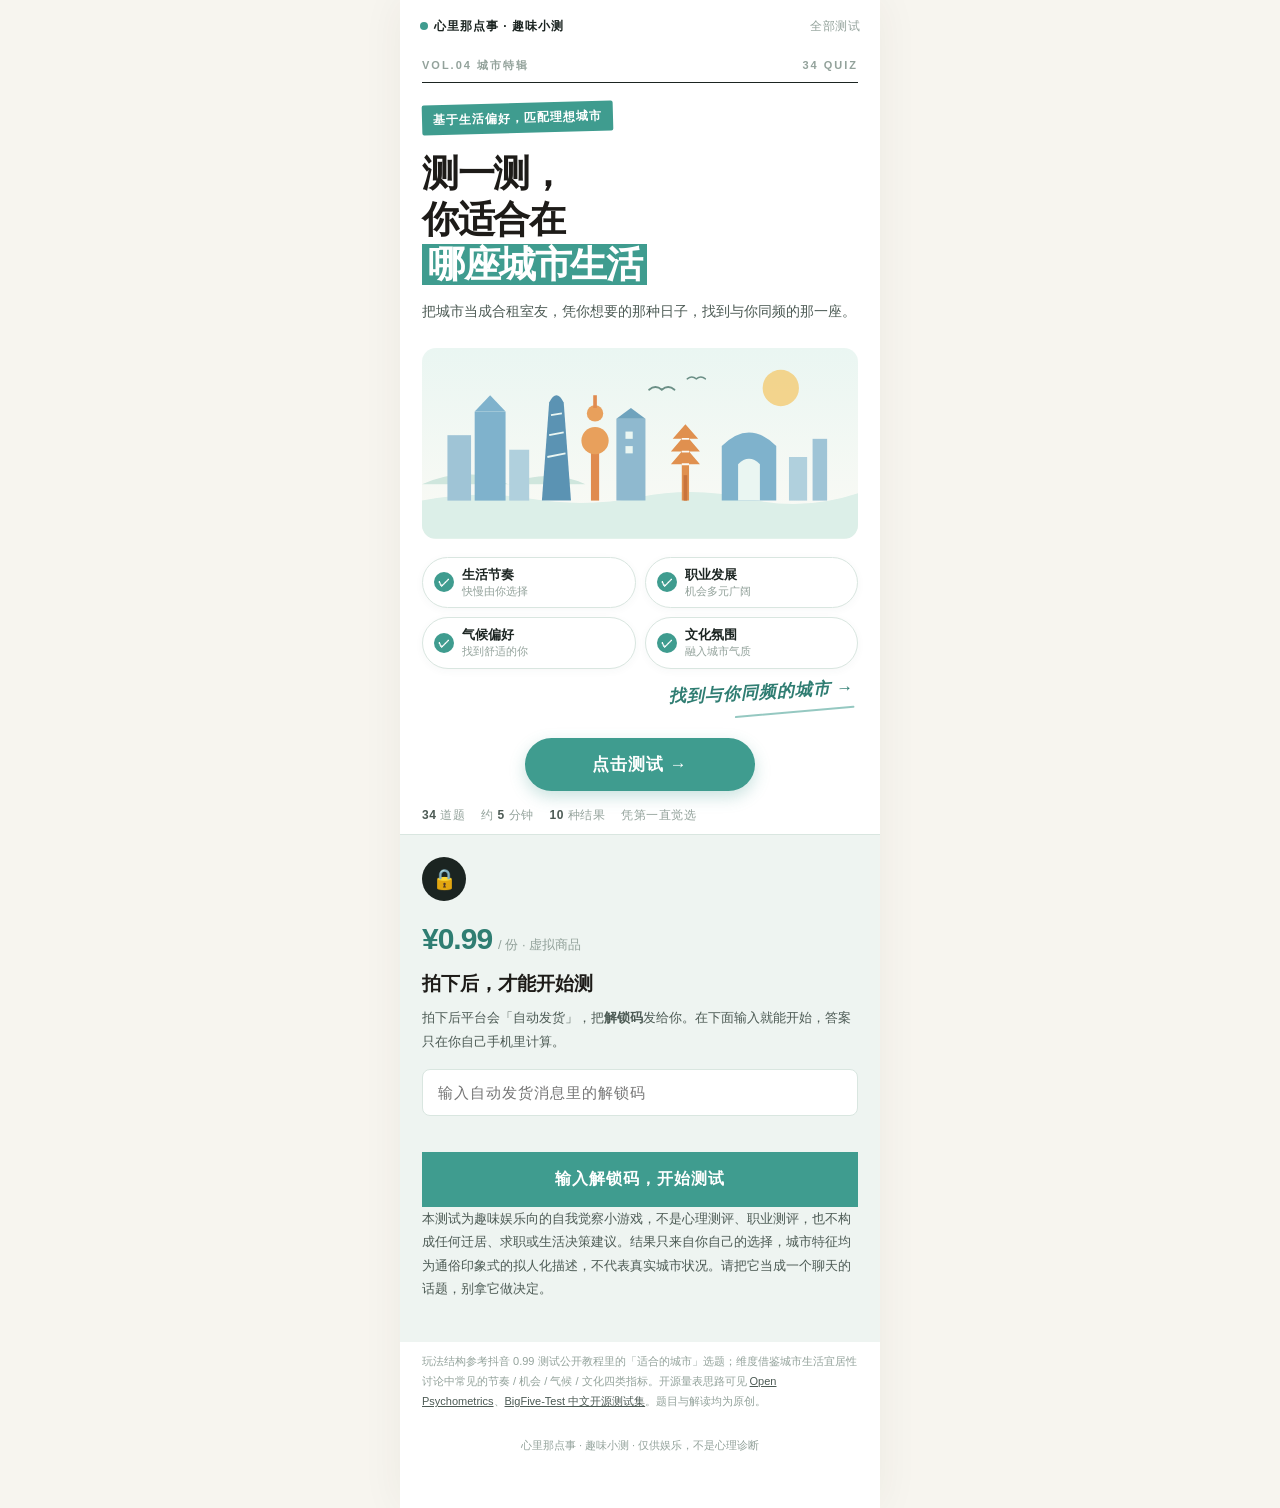
<file: standalone/04_适合在哪座城市生活.html>
<!DOCTYPE html>
<html lang="zh-CN"><head>
<meta charset="utf-8"><meta name="viewport" content="width=device-width,initial-scale=1,maximum-scale=1,user-scalable=no">
<title>测一测，你适合在哪座城市生活｜心里那点事</title>
<meta name="description" content="趣味自我觉察小测试，凭第一直觉选，答案只在本地计算。">
<style>/* 心里那点事 · 趣味小测 —— 大字报杂志风 */
:root{
  --paper:#f7f5ef;
  --paper2:#efece3;
  --ink:#1d1b18;
  --ink2:#5a534b;
  --ink3:#938b80;
  --line:#ddd6c9;
  --hl:#f0457c;         /* 粉高亮 */
  --hl2:#ffe45c;        /* 黄标签 */
  --blue:#2f4bd8;
  --card:#fffdf8;
  --shadow:0 10px 30px rgba(60,45,30,.09);
}
*{box-sizing:border-box;-webkit-tap-highlight-color:transparent}
html,body{margin:0;padding:0}
body{
  background:var(--paper);color:var(--ink);
  font-family:-apple-system,BlinkMacSystemFont,"PingFang SC","Hiragino Sans GB","Microsoft YaHei",sans-serif;
  font-size:16px;line-height:1.7;-webkit-font-smoothing:antialiased;
}
.wrap{max-width:480px;margin:0 auto;min-height:100vh;padding:0 0 46px;background:var(--card);box-shadow:0 0 40px rgba(60,45,30,.06)}
.topbar{display:flex;align-items:center;justify-content:space-between;padding:16px 20px 6px;font-size:12px;color:var(--ink3);letter-spacing:.5px}
.topbar a{color:var(--ink3);text-decoration:none}
.brand{display:flex;align-items:center;gap:6px;font-weight:700;color:var(--ink);letter-spacing:1px}
.brand .dot{width:8px;height:8px;border-radius:50%;background:var(--hl)}

/* ---------- 封面 ---------- */
.cover{padding:14px 22px 8px}
.vol{display:flex;justify-content:space-between;font-size:11px;letter-spacing:2px;color:var(--ink3);border-bottom:1px solid var(--ink);padding-bottom:7px;margin-bottom:20px;font-weight:600}
.cover-tag{display:inline-block;background:var(--hl2);color:var(--ink);font-size:12px;font-weight:700;padding:5px 11px;border-radius:2px;transform:rotate(-1.5deg);letter-spacing:1px}
.cover-title{font-size:37px;line-height:1.22;font-weight:900;letter-spacing:-1.5px;margin:18px 0 12px}
.cover-title .hl{background:var(--hl);color:#fff;padding:0 6px;box-decoration-break:clone;-webkit-box-decoration-break:clone;display:inline}
.cover-sub{font-size:14px;color:var(--ink2);margin:0 0 24px;line-height:1.8}
.checklist{list-style:none;margin:0 0 26px;padding:0;border-top:1px solid var(--line)}
.checklist li{display:flex;gap:10px;align-items:flex-start;padding:10px 2px;border-bottom:1px solid var(--line);font-size:13.5px;color:var(--ink2)}
.checklist li .ck{color:var(--blue);font-weight:900;flex:0 0 auto}
.checklist li b{color:var(--ink);font-weight:700}
.cover-btn,.btn{
  display:block;width:100%;border:0;border-radius:0;padding:17px 18px;background:var(--ink);color:#fff;
  font-size:16px;font-weight:800;letter-spacing:1px;cursor:pointer;font-family:inherit;
  transition:transform .12s ease,opacity .12s ease;
}
.cover-btn:active,.btn:active{transform:scale(.99);opacity:.88}
.btn.ghost{background:transparent;color:var(--ink2);border:1px solid var(--line);font-weight:600}
.btn.small{padding:13px;font-size:14px}
.btn.hl{background:var(--hl)}
.btn-row{display:flex;gap:10px;margin-top:10px}
.btn-row .btn{flex:1}
.meta{display:flex;gap:16px;flex-wrap:wrap;font-size:12px;color:var(--ink3);margin:14px 0 0;letter-spacing:.5px}
.meta b{color:var(--ink2)}

/* ---------- 付费门禁 ---------- */
.paywall{margin:0 0 0;border-top:1px solid var(--line);background:var(--paper2);padding:22px 22px 26px}
.paywall .lock{width:44px;height:44px;border-radius:50%;background:var(--ink);color:#fff;display:flex;align-items:center;justify-content:center;font-size:20px;margin-bottom:12px}
.paywall h3{font-size:19px;margin:0 0 6px;font-weight:900}
.paywall p{font-size:13px;color:var(--ink2);margin:0 0 16px;line-height:1.8}
.price{font-size:30px;font-weight:900;letter-spacing:-1px;color:var(--hl);margin:0 0 4px}
.price small{font-size:13px;color:var(--ink3);font-weight:500;letter-spacing:0;margin-left:6px}
.code-input{
  width:100%;border:1px solid var(--line);background:#fff;border-radius:8px;padding:14px 15px;
  font-size:15px;letter-spacing:1px;color:var(--ink);font-family:inherit;outline:none;margin-bottom:10px;
}
.code-input:focus{border-color:var(--hl)}
.err{font-size:12.5px;color:var(--hl);min-height:18px;margin:0 0 8px}
.pay-note{font-size:11.5px;color:var(--ink3);line-height:1.75;margin:14px 0 0}

/* ---------- 答题 ---------- */
.quiz{padding:22px 22px 0}
.qcount{font-size:11px;letter-spacing:2px;color:var(--ink3);font-weight:700}
.progress{height:5px;background:var(--paper2);border-radius:99px;overflow:hidden;margin:9px 0 24px}
.progress i{display:block;height:100%;background:var(--hl);border-radius:99px;transition:width .25s ease}
.qtitle{font-size:21px;line-height:1.6;margin:0 0 8px;font-weight:800;letter-spacing:-.3px}
.qhint{font-size:12.5px;color:var(--ink3);margin:0 0 20px}
.opts{display:flex;flex-direction:column;gap:10px}
.opt{
  border:1.5px solid var(--line);background:#fff;border-radius:10px;padding:14px 15px;
  font-size:14.5px;color:var(--ink2);cursor:pointer;text-align:left;font-family:inherit;
  display:flex;align-items:center;gap:11px;transition:all .15s ease;line-height:1.55;
}
.opt:active{transform:scale(.99)}
.opt:hover{border-color:var(--ink)}
.opt .k{width:24px;height:24px;border-radius:50%;border:1.5px solid var(--line);display:flex;align-items:center;justify-content:center;font-size:11px;font-weight:800;color:var(--ink3);flex:0 0 auto}
.opt.on{border-color:var(--hl);background:#fff2f6;color:var(--ink)}
.opt.on .k{background:var(--hl);border-color:var(--hl);color:#fff}
.backlink{margin-top:20px;text-align:center;font-size:12.5px;color:var(--ink3);cursor:pointer}

/* ---------- 结果 ---------- */
.result{padding:22px 22px 0}
.result-tag{font-size:11px;letter-spacing:2px;color:var(--hl);font-weight:800}
.result-title{font-size:30px;line-height:1.3;margin:10px 0 6px;font-weight:900;letter-spacing:-1px}
.result-lead{font-size:14px;color:var(--ink2);margin:0 0 18px}
.concentration{display:flex;align-items:baseline;gap:8px;font-size:13px;color:var(--ink3);margin-bottom:18px}
.concentration b{font-size:32px;color:var(--hl);font-weight:900;letter-spacing:-1px}
.result-body{font-size:14.5px;color:var(--ink2);line-height:1.9;border-top:1px solid var(--line);padding-top:16px}
.result-body p{margin:0 0 12px}
.bars{margin:20px 0 6px}
.bar{margin-bottom:11px}
.bar .lab{display:flex;justify-content:space-between;font-size:12px;color:var(--ink2);margin-bottom:4px}
.bar .lab b{color:var(--ink)}
.bar .track{height:7px;background:var(--paper2);border-radius:99px;overflow:hidden}
.bar .track i{display:block;height:100%;background:var(--hl);border-radius:99px;transition:width .7s ease}
.bar.top .track i{background:var(--ink)}
.gift{background:var(--hl2);border-radius:8px;padding:15px 16px;margin:18px 0 0;font-size:14px;color:var(--ink);line-height:1.8;font-weight:600}
.gift .lab{font-size:10px;letter-spacing:2px;color:var(--ink3);display:block;margin-bottom:5px;font-weight:700}
.share-box{margin-top:22px;border-top:1px dashed var(--line);padding-top:18px}
.share-box .lab{font-size:11.5px;color:var(--ink3);margin-bottom:8px;letter-spacing:1px}
.share-text{background:var(--paper2);border-radius:8px;padding:14px;font-size:13px;color:var(--ink2);line-height:1.8;white-space:pre-wrap}
.allresults{margin-top:22px;border-top:1px solid var(--line);padding-top:18px}
.allresults h4{font-size:14px;margin:0 0 12px;font-weight:800}
.allrow{display:flex;gap:10px;align-items:baseline;padding:8px 0;border-bottom:1px solid var(--paper2);font-size:12.5px;color:var(--ink2)}
.allrow .n{font-size:11px;color:var(--ink3);width:22px;flex:0 0 auto}
.allrow .nm{font-weight:700;color:var(--ink);width:92px;flex:0 0 auto}
.allrow .ds{line-height:1.6}

.note{font-size:11px;color:var(--ink3);line-height:1.8;margin:22px 22px 0;padding-top:14px;border-top:1px solid var(--line)}
.src{font-size:11px;color:var(--ink3);line-height:1.8;margin:10px 22px 0}
.src a{color:var(--ink2)}
.footer{text-align:center;font-size:11px;color:var(--ink3);padding:24px 20px 6px;line-height:1.8}
.toast{position:fixed;left:50%;bottom:40px;transform:translateX(-50%) translateY(20px);background:rgba(29,27,24,.94);color:#fff;font-size:13px;padding:11px 20px;border-radius:99px;opacity:0;transition:all .25s ease;pointer-events:none;z-index:99}
.toast.show{opacity:1;transform:translateX(-50%) translateY(0)}

/* ---------- 首页 ---------- */
.hero{padding:26px 22px 14px}
.hero .vol{margin-bottom:16px}
.hero h1{font-size:31px;line-height:1.28;font-weight:900;letter-spacing:-1px;margin:0 0 10px}
.hero p{font-size:13.5px;color:var(--ink2);margin:0;line-height:1.8}
.testcard{display:block;text-decoration:none;color:inherit;margin:0 22px 14px;border:1.5px solid var(--ink);border-radius:4px;padding:18px 18px 16px;background:#fff;position:relative;box-shadow:4px 4px 0 var(--ink)}
.testcard .vol{font-size:10px;border:0;margin:0 0 10px;padding:0;letter-spacing:2px;color:var(--ink3)}
.testcard h2{font-size:21px;line-height:1.35;margin:0 0 8px;font-weight:900;letter-spacing:-.5px}
.testcard .hl{background:var(--hl);color:#fff;padding:0 5px}
.testcard p{font-size:12.5px;color:var(--ink2);margin:0 0 14px;line-height:1.7}
.testcard .foot{display:flex;justify-content:space-between;align-items:center;font-size:12px;color:var(--ink3);border-top:1px solid var(--line);padding-top:11px}
.testcard .foot .p{color:var(--hl);font-weight:900;font-size:15px}
.testcard .foot .go{font-weight:800;color:var(--ink)}
.notice{margin:8px 22px 0;background:var(--paper2);border-radius:6px;padding:14px 15px;font-size:12px;color:var(--ink2);line-height:1.85}
.notice b{color:var(--ink)}

/* ============================================================
   主题一 · 青绿（城市测试）—— 复刻抖音截图封面
   ============================================================ */
.wrap.theme-teal{
  --paper:#fbfaf5;--paper2:#eef4f1;--ink:#1b2421;--ink2:#4c5a54;--ink3:#93a29b;
  --line:#d9e6e0;--hl:#3f9c8f;--hl2:#d7efe8;--blue:#3f9c8f;--card:#ffffff;
  --teal:#3f9c8f;--teal-d:#2f7d72;--teal-l:#e6f4f0;
}
.theme-teal .brand .dot{background:var(--teal)}
.theme-teal .cover-title .hl{background:var(--teal)}
.theme-teal .cover-tag{background:var(--teal);color:#fff;transform:rotate(-1.5deg)}
.theme-teal .checklist li .ck{
  width:20px;height:20px;flex:0 0 auto;border-radius:50%;background:var(--teal);color:#fff;
  display:inline-flex;align-items:center;justify-content:center;font-size:12px;font-weight:900;line-height:1;
}
.theme-teal .cover-btn{
  background:var(--teal);color:#fff;border-radius:99px;font-size:17px;padding:15px;
  box-shadow:0 6px 16px rgba(63,156,143,.28);max-width:230px;margin:0 auto;
}
.theme-teal .btn.hl{background:var(--teal)}
.theme-teal .code-input:focus{border-color:var(--teal)}
.theme-teal .price,.theme-teal .result-tag,.theme-teal .concentration b{color:var(--teal-d)}
.theme-teal .progress i,.theme-teal .bar .track i{background:var(--teal)}
.theme-teal .opt.on{border-color:var(--teal);background:var(--teal-l);color:var(--ink)}
.theme-teal .opt.on .k{background:var(--teal);border-color:var(--teal)}
.theme-teal .opt{border-radius:99px;padding:13px 16px}
.theme-teal .opt:hover{border-color:var(--teal)}
.theme-teal .opt .k{border-radius:50%;background:var(--teal-l);border-color:var(--teal-l);color:var(--teal-d)}
.theme-teal .gift{background:var(--teal-l)}
.theme-teal .err{color:var(--teal-d)}

/* 4 维度胶囊网格 */
.checklist.pill{list-style:none;margin:0 0 20px;padding:0;border:0;display:grid;grid-template-columns:1fr 1fr;gap:9px}
.checklist.pill li{
  display:flex;gap:8px;align-items:center;border:1.5px solid var(--line);border-radius:99px;
  padding:9px 11px;background:#fff;font-size:13px;box-shadow:0 2px 8px rgba(40,80,70,.04);
}
.checklist.pill li .ck{width:20px;height:20px;flex:0 0 auto;border-radius:50%;background:var(--teal);color:#fff;display:inline-flex;align-items:center;justify-content:center;font-size:12px;font-weight:900;line-height:1}
.checklist.pill li .pt{display:flex;flex-direction:column;line-height:1.25;min-width:0}
.checklist.pill li b{font-size:13px;color:var(--ink);font-weight:800}
.checklist.pill li small{font-size:10.5px;color:var(--ink3);margin-top:2px}

/* 封面插画 */
.cover-art{margin:6px 0 18px;line-height:0;border-radius:14px;overflow:hidden}
.cover-art svg{width:100%;height:auto;display:block}
.slogan{
  font-family:"Kaiti SC","STKaiti","KaiTi","楷体",cursive;font-style:italic;
  font-size:17px;color:var(--teal-d);text-align:right;margin:-4px 4px 18px;
  transform:rotate(-3deg);letter-spacing:1px;font-weight:700;
}
.slogan::after{content:"";display:block;width:120px;height:2px;background:var(--teal);margin:5px 0 0 auto;opacity:.55;border-radius:99px;transform:rotate(-2deg)}

/* ============================================================
   主题二 · 水墨（资治通鉴历史人物）
   ============================================================ */
.wrap.theme-ink{
  --paper:#f3ece0;--paper2:#e9dfcc;--ink:#26221c;--ink2:#5c5344;--ink3:#9a8f7c;
  --line:#d8ccb4;--hl:#a8402f;--hl2:#ecd9a8;--blue:#6b6a4a;--card:#faf5ea;
  --seal:#a8402f;
  font-family:"Songti SC","STSong","SimSun","宋体",serif;
}
.theme-ink{background:#e9dfcc}
.theme-ink .brand .dot{background:var(--seal);border-radius:2px}
.theme-ink .cover-title{letter-spacing:0}
.theme-ink .cover-title .hl{background:var(--seal)}
.theme-ink .cover-tag{background:var(--seal);color:#fff;transform:none;border-radius:2px}
.theme-ink .checklist li .ck{color:var(--seal);font-weight:900}
.theme-ink .cover-btn{background:var(--seal);border-radius:2px;box-shadow:3px 3px 0 rgba(168,64,47,.25)}
.theme-ink .btn.hl{background:var(--seal)}
.theme-ink .code-input:focus{border-color:var(--seal)}
.theme-ink .price,.theme-ink .result-tag,.theme-ink .concentration b{color:var(--seal)}
.theme-ink .progress i,.theme-ink .bar .track i{background:var(--seal)}
.theme-ink .opt.on{border-color:var(--seal);background:#f6ead9;color:var(--ink)}
.theme-ink .opt.on .k{background:var(--seal);border-color:var(--seal)}
.theme-ink .opt{border-radius:3px}
.theme-ink .gift{background:var(--hl2)}
.theme-ink .err{color:var(--seal)}
.theme-ink .checklist.pill li{border-radius:3px;box-shadow:2px 2px 0 rgba(92,83,68,.12)}
.theme-ink .checklist.pill li .ck{background:var(--seal);border-radius:2px}
.theme-ink .slogan{color:var(--seal);font-size:16px}
.theme-ink .slogan::after{background:var(--seal)}
.theme-ink .result-title,.theme-ink .cover-title,.theme-ink .testcard h2{font-family:"Songti SC","STSong","SimSun",serif}

/* 首页主题色卡片（用内联 class 标注） */
.testcard.teal-card{box-shadow:4px 4px 0 var(--teal,#3f9c8f);border-color:#3f9c8f}
.testcard.teal-card .hl{background:#3f9c8f}
.testcard.teal-card .foot .p{color:#3f9c8f}
.testcard.ink-card{box-shadow:4px 4px 0 #a8402f;border-color:#a8402f}
.testcard.ink-card .hl{background:#a8402f}
.testcard.ink-card .foot .p{color:#a8402f}
</style></head>
<body><div class="wrap theme-teal"><div id="app"></div></div>
<script>/* ============================================================
   上架配置 · 你只需要改这一个文件
   改完后重新上传/部署即可生效，不用碰其它文件
   ============================================================ */
window.SHOP_CONFIG = {
  // 1) 你的商品链接：闲鱼 / 小红书店铺 / 抖音小店 的 0.99 元商品页
  //    买家点「去拍下」会跳到这里；留空则按钮不显示
  shopUrl: "",            // 例："https://www.goofish.com/item?id=xxxxx"

  // 2) 价格展示（仅文案，不参与收款）
  price: "0.99",

  // 3) 解锁码：付款后由「自动发货」发给买家，买家在测试页输入即可开始
  //    这里做成「一批通码」，简单好上手；要「一人一码」请看文档里的平台方案
  codes: {
    "ta":        ["TA-520", "XINDONG-01"],
    "banwei":    ["BW-996", "BANWEI-01"],
    "innerdrama":["NX-108", "NEIXIN-01"],
    "city":      ["CITY-01", "CHENGSHI-01"],
    "zizhi":     ["ZZTJ-01", "JIAN-01"]
  },

  // 4) 自动发货消息模板（复制去平台后台用，{link} 换成部署后的链接，{code} 换成码）
  deliveryText: "感谢拍下～\n测试链接：{link}\n解锁码：{code}\n打开链接输入解锁码即可开始，答案只在你自己手机里计算，不上传。\n（虚拟商品，一经发出不支持退款，介意慎拍；仅供娱乐，不是心理诊断）",

  // 5) 品牌名（会显示在每页顶部）
  series: "心里那点事 · 趣味小测",

  // 6) 访问统计（画像分析用；不填 = 完全不统计、不发任何请求）
  //    —— 二选一，别同时填 ——
  //    【方式 A 推荐】注册 51LA https://v6.51.la/ 或百度统计 https://tongji.baidu.com，
  //      添加站点后把平台给的「整段统计代码」原样粘进下面两个反引号之间。
  //      用反引号（不是双引号）就是为了能容纳代码里的双引号和换行，一个字都不用改。
  //      平台以后改格式也不会失效。
  //    【方式 B】只填 ID：provider "51la" 需 id(项目ID)+ck(校验密钥)；
  //      provider "baidu" 只需 id(hm.js? 后面那串)。
  //    填好后双击 一键部署到GitHub.bat 重跑一次即生效。
  //    渠道追踪：小红书发链接加 ?from=xhs，抖音 ?from=douyin，公众号 ?from=wx。
  stats: {
    snippet: `<script charset="UTF-8" id="LA_COLLECT" src="//sdk.51.la/js-sdk-pro.min.js"><\/script>
<script>LA.init({id:"3RviySM8ztI6eZPP",ck:"3RviySM8ztI6eZPP"})<\/script>`,      // 方式 A：整段 <script> 代码粘进两个反引号之间
    provider: "",     // 方式 B："51la" 或 "baidu"
    id: "",           // 方式 B：项目ID / siteId
    ck: ""            // 方式 B：51LA 校验密钥（百度留空）
  }
};
</script>
<script>/* ============================================================
   统计埋点层 · 画像分析用
   ------------------------------------------------------------
   【怎么启用】二选一，改 config.js 的 stats，然后重跑 一键部署到GitHub.bat：

   方式 A（推荐，最省事、永不怕平台改版）：
     注册 51LA https://v6.51.la/ 或百度统计 https://tongji.baidu.com，
     添加站点后复制平台给的「整段统计代码」，原样粘进 stats.snippet 里。
     本文件会把这段 script 真正执行（innerHTML 注入的 script 不会执行，需重建节点）。

   方式 B（只填 ID）：
     stats.provider = "51la"  → 填 id（项目ID）+ ck（校验密钥）
     stats.provider = "baidu" → 填 id（hm.js? 后面那串 siteId）

   什么都不填 = 完全不加载、不上报任何数据、不发任何请求。

   【记录的事件】自动带渠道标签
     visit        打开某测试页（label = 测试id）
     paywall_view 付费墙展示
     code_submit  提交了解锁码
     unlock_ok / unlock_fail  解锁成功 / 失败
     result_view  看到结果（label = 结果名 → 画像分析核心）
     share_copy   复制分享文案 / 链接
     shop_click   点「去拍下」
     card_click   首页点测试卡片

   【渠道追踪】链接加 ?from=xxx，例如
     https://wangtaotu9-ctrl.github.io/xinli-quiz/ta.html?from=xhs
     小红书发 ?from=xhs、抖音发 ?from=douyin、公众号发 ?from=wx，
     该访客本次所有事件都会带上渠道标签（sessionStorage 记住）。

   【隐私】只记录匿名聚合行为（页面/事件/来源/设备/地域），
     不采集姓名、手机号、微信号等任何个人身份信息，答案也只在本地计算。
   ============================================================ */
(function(){
  var S = (window.SHOP_CONFIG && window.SHOP_CONFIG.stats) || {};
  var snippet = (S.snippet || '').trim();
  var provider = S.provider || '';
  var id = (S.id || '').trim();
  var ck = (S.ck || '').trim();
  var enabled = !!(snippet || (provider && id));

  /* ---------- 渠道 ---------- */
  var CH = '';
  try{
    var m = location.search.match(/[?&](?:from|ch|src|utm_source)=([^&#]{1,20})/);
    if(m){ CH = decodeURIComponent(m[1]); sessionStorage.setItem('xn_ch', CH); }
    else { CH = sessionStorage.getItem('xn_ch') || 'direct'; }
  }catch(e){ CH = 'direct'; }
  CH = CH.replace(/[^a-zA-Z0-9_\u4e00-\u9fa5-]/g, '').slice(0, 20) || 'direct';

  /* ---------- 注入统计代码 ---------- */
  function execSnippet(code){
    var box = document.createElement('div');
    box.innerHTML = code;
    var list = box.querySelectorAll('script');
    Array.prototype.forEach.call(list, function(old){
      var s = document.createElement('script');
      Array.prototype.forEach.call(old.attributes, function(a){ s.setAttribute(a.name, a.value); });
      // 动态创建的 script 默认 async，会打乱「外链SDK → 内联 LA.init」的顺序，
      // 强制 async=false 保证按粘贴顺序同步执行（与静态 HTML 里一致）
      s.async = false;
      if(old.src){ s.src = old.src; }
      else { s.textContent = old.textContent; }
      document.head.appendChild(s);
    });
  }

  function inject(){
    if(!enabled) return;
    try{
      if(snippet){ execSnippet(snippet); return; }
      if(provider === '51la'){
        // 51LA V6 新版：先加载 SDK，onload 后 LA.init({id, ck})
        var a = document.createElement('script');
        a.src = 'https://sdk.51.la/js-sdk-pro.min.js';
        a.onload = function(){
          try{ if(window.LA && window.LA.init) window.LA.init({ id: id, ck: ck || true, autoTrack: true }); }catch(e){}
        };
        document.head.appendChild(a);
      } else if(provider === 'baidu'){
        window._hmt = window._hmt || [];
        var b = document.createElement('script');
        b.src = 'https://hm.baidu.com/hm.js?' + encodeURIComponent(id);
        document.head.appendChild(b);
      }
    }catch(e){}
  }

  /* ---------- 事件埋点：运行时探测平台 API，snippet / ID 两种模式通用 ---------- */
  function track(ev, label){
    if(!enabled) return;
    var full = (label || '-') + '@' + CH;
    try{
      if(window._hmt){
        window._hmt.push(['_trackEvent', 'quiz', ev, full]);
      } else if(window.LA && window.LA.track){
        window.LA.track(ev, { label: full });
      }
    }catch(e){}
  }

  inject();

  /* 首页卡片点击：事件委托，index.html 只需 data-track 属性 */
  document.addEventListener('click', function(e){
    var el = e.target;
    while(el && el !== document.body){
      if(el.getAttribute && el.getAttribute('data-track')){
        track(el.getAttribute('data-track'), el.getAttribute('data-label') || '');
        break;
      }
      el = el.parentNode;
    }
  }, true);

  window.XN_TRACK = track;
})();
</script>
<script>/* NO.04 测一测，你适合在哪座城市生活 —— 34 题 · 10 座城市 · 青绿封面（复刻抖音截图） */
window.QUIZ_DATA = {
  id: "city",
  vol: "VOL.04 城市特辑",
  quizCount: "34 QUIZ",
  tag: "基于生活偏好，匹配理想城市",
  title: "测一测，<br>你适合在<br><span class='hl'>哪座城市生活</span>",
  subtitle: "把城市当成合租室友，凭你想要的那种日子，找到与你同频的那一座。",
  minutes: "5",
  disclaimer: "本测试为趣味娱乐向的自我觉察小游戏，不是心理测评、职业测评，也不构成任何迁居、求职或生活决策建议。结果只来自你自己的选择，城市特征均为通俗印象式的拟人化描述，不代表真实城市状况。请把它当成一个聊天的话题，别拿它做决定。",
  source: "玩法结构参考抖音 0.99 测试公开教程里的「适合的城市」选题；维度借鉴城市生活宜居性讨论中常见的节奏 / 机会 / 气候 / 文化四类指标。开源量表思路可见 <a href='https://openpsychometrics.org/' target='_blank' rel='noopener'>Open Psychometrics</a>、<a href='https://bigfive-test.com/zh-cn' target='_blank' rel='noopener'>BigFive-Test 中文开源测试集</a>。题目与解读均为原创。",
  theme: "teal",
  slogan: "找到与你同频的城市 →",
  pill: true,
  checks: [
    ["生活节奏", "快慢由你选择"],
    ["职业发展", "机会多元广阔"],
    ["气候偏好", "找到舒适的你"],
    ["文化氛围", "融入城市气质"],
  ],
  coverArt: "<svg viewBox='0 0 480 210' xmlns='http://www.w3.org/2000/svg'>\n<defs><linearGradient id='sky' x1='0' y1='0' x2='0' y2='1'><stop offset='0' stop-color='#eaf6f2'/><stop offset='1' stop-color='#fbfaf5'/></linearGradient></defs>\n<rect width='480' height='210' fill='url(#sky)'/>\n<circle cx='395' cy='44' r='20' fill='#f4c96b' opacity='.75'/>\n<path d='M0 168 Q60 156 120 166 T240 164 T360 166 T480 160 L480 210 L0 210Z' fill='#dcefe8'/>\n<!-- 远山 -->\n<path d='M0 150 Q50 128 95 150 Q140 132 180 150Z' fill='#cfe6dd'/>\n<!-- 楼群 蓝 -->\n<rect x='28' y='96' width='26' height='72' fill='#9fc4d6'/>\n<rect x='58' y='70' width='34' height='98' fill='#7fb2cc'/>\n<path d='M58 70 L75 52 L92 70Z' fill='#7fb2cc'/>\n<rect x='96' y='112' width='22' height='56' fill='#b0d0dd'/>\n<!-- 螺旋塔 -->\n<path d='M132 168 L140 60 Q148 44 156 60 L164 168Z' fill='#5b93b3'/>\n<path d='M138 120 L158 116 M140 96 L156 93 M142 74 L154 72' stroke='#eaf6f2' stroke-width='2'/>\n<!-- 东方明珠式球塔 -->\n<rect x='186' y='104' width='9' height='64' fill='#e08b4f'/>\n<circle cx='190.5' cy='102' r='15' fill='#e8a05c'/>\n<circle cx='190.5' cy='72' r='9' fill='#e8a05c'/>\n<rect x='188.5' y='52' width='4' height='14' fill='#e08b4f'/>\n<!-- 方块楼 -->\n<path d='M214 168 L214 78 L246 78 L246 168Z' fill='#8fb9cf'/>\n<path d='M214 78 L230 66 L246 78Z' fill='#6fa3bd'/>\n<rect x='224' y='92' width='8' height='8' fill='#eaf6f2'/>\n<rect x='224' y='108' width='8' height='8' fill='#eaf6f2'/>\n<!-- 宝塔（橙） -->\n<path d='M286 168 L286 128 L274 128 L286 114 L274 114 L286 100 L276 100 L290 84 L304 100 L294 100 L306 114 L294 114 L306 128 L294 128 L294 168Z' fill='#e0904f'/>\n<path d='M286 100 L294 100 M286 114 L294 114 M286 128 L294 128' stroke='#fbfaf5' stroke-width='2'/>\n<rect x='288' y='140' width='4' height='28' fill='#c9743c'/>\n<!-- 拱形现代楼 -->\n<path d='M330 168 L330 108 Q360 78 390 108 L390 168Z' fill='#7fb2cc'/>\n<path d='M348 168 L348 128 Q360 116 372 128 L372 168Z' fill='#eaf6f2'/>\n<rect x='404' y='120' width='20' height='48' fill='#b0d0dd'/>\n<rect x='430' y='100' width='16' height='68' fill='#9fc4d6'/>\n<!-- 飞鸟 -->\n<path d='M250 46 q7 -6 14 0 q7 -6 14 0' stroke='#6b8f86' stroke-width='2' fill='none' stroke-linecap='round'/>\n<path d='M292 34 q5 -4 10 0 q5 -4 10 0' stroke='#6b8f86' stroke-width='1.6' fill='none' stroke-linecap='round'/>\n</svg>",
  questions: [
    {t: "如果城市是你的合租室友，你最想和谁住一起？", o: [["自带「皇城根」滤镜，出门就是历史，还顺手给你带点吃的", "bj"], ["精致到骨子里，能把合租生活过成杂志封面", "sh"], ["天天喊你别急，先坐下喝碗汤再说", "cd"], ["张口就是段子，煎饼果子管够，绝不端着", "gz"]]},
    {t: "周末最理想的状态是？", o: [["往还能再试试的地方跑，顺手看个新展", "sz"], ["沿着水边慢慢走，走累了就坐下", "hz"], ["约上一桌人，热热闹闹吃到天黑", "cq"], ["关掉消息，一整天谁也不必应付", "dl"]]},
    {t: "你对「上班路上花多久」的容忍度，更接近？", o: [["久一点也行，只要这条路有看头", "su"], ["越短越好，省下的时间是我的", "xm"], ["别太挤，慢一点没关系", "bj"], ["只要不用来回倒腾，都能接受", "sh"]]},
    {t: "一座城市让你安心，通常是因为？", o: [["明天大概会怎样，我心里有数", "cd"], ["大家各过各的，谁也不越界", "gz"], ["有事能当场说开，不憋着", "sz"], ["实在、方便，不玩虚的", "hz"]]},
    {t: "选住处时，你最先在意的是？", o: [["窗外有没有一点树或者水", "cq"], ["有没有能一个人待着的角落", "dl"], ["规矩清楚、邻里不添乱", "su"], ["楼下有没有好吃的，越近越好", "xm"]]},
    {t: "说到「机会」，你更想要哪一种？", o: [["还能往前走、还能再试一次", "bj"], ["稳稳的，别大起大落", "sh"], ["按自己的节奏慢慢做出来", "cd"], ["有人一起扛，比一个人猛冲强", "gz"]]},
    {t: "你理想里的「忙」，是什么样？", o: [["忙得有章法，一件件来", "sz"], ["忙完能彻底关掉，不残留", "hz"], ["忙起来热火朝天，有劲儿", "cq"], ["别太满，留点发呆的空", "dl"]]},
    {t: "如果可以换一种天气长期住着，你选？", o: [["四季分明，该冷该热都分明", "su"], ["温和清爽，别太晒也别太闷", "xm"], ["暖一点，湿一点，人跟着松下来", "bj"], ["干爽、有风，脑子清亮", "sh"]]},
    {t: "下雨天，你更可能？", o: [["照常出门，反正事得办", "cd"], ["泡壶茶，把节奏放慢半拍", "gz"], ["拉上朋友，雨天也要有点声响", "sz"], ["正好，谁也不用约了", "hz"]]},
    {t: "你不太能忍受的是？", o: [["什么都得靠猜，没人把话说明", "cq"], ["天天被推着赶，没有缓冲", "dl"], ["端着、讲排场、不用真心说话", "su"], ["走到哪儿都吵，静不下来", "xm"]]},
    {t: "「有文化氛围」在你这儿更像？", o: [["老东西还在原地，摸得着来龙去脉", "bj"], ["有分寸的讲究，不声张", "sh"], ["街边就有人情味，不用买票", "cd"], ["新东西来得快，随时能撞见", "gz"]]},
    {t: "第一次到一座陌生城市，你会先？", o: [["找条能一直走下去的路", "sz"], ["把住处附近摸清楚，先安顿", "hz"], ["直接扎进人最多的那片", "cq"], ["找个安静角落坐下看会儿", "dl"]]},
    {t: "关于「邻居」，你希望？", o: [["点头之交，互不打扰就很舒服", "su"], ["能随时凑一桌，热闹点好", "xm"], ["处久了会慢慢熟，不急着热络", "bj"], ["不必认识，但别添麻烦", "sh"]]},
    {t: "你更怕哪一种日子？", o: [["今天和昨天一模一样，看不到变化", "cd"], ["每天都要应付很多人和事", "gz"], ["节奏被别人定，自己插不上话", "sz"], ["什么都要赶，连慢下来都像犯错", "hz"]]},
    {t: "吃饭这件事，你最看重？", o: [["实在、够味、别整花活", "cq"], ["摆盘舒服，环境别太吵", "dl"], ["慢慢吃，聊到哪儿算哪儿", "su"], ["热闹，人越多越香", "xm"]]},
    {t: "如果有一整天空出来，你会？", o: [["去把惦记很久的那件事推进一点", "bj"], ["什么都不安排，看心情", "sh"], ["约人，把这一天空出来本来就该给人", "cd"], ["换个没去过的片区乱走", "gz"]]},
    {t: "你对「稳定」的理解更接近？", o: [["根扎住了，往外走也不慌", "sz"], ["边界清楚，谁也别突然打乱", "hz"], ["有得选，比什么都不变更稳", "cq"], ["手上有活、心里不慌，就够了", "dl"]]},
    {t: "一座城市最打动你的瞬间，通常是？", o: [["转角撞见很旧的东西还好好在那儿", "su"], ["所有人都很得体，没人多看你一眼", "xm"], ["有人隔着老远就冲你笑、喊你吃饭", "bj"], ["风刚好，光刚好，谁也没催你", "sh"]]},
    {t: "你更愿意把钱花在？", o: [["能长期用、越用越顺手的东西", "cd"], ["一次舒服的体验，不留负担", "gz"], ["和人在一块儿的那顿饭", "sz"], ["换一个能喘口气的环境", "hz"]]},
    {t: "关于「人情味」，你的偏好是？", o: [["热，但不黏，来去自在", "cq"], ["慢热，处久了才真", "dl"], ["客气有分寸就是一种温柔", "su"], ["直来直去，别绕弯最亲", "xm"]]},
    {t: "你熬夜之后第二天最需要？", o: [["别被打扰，补回来就行", "bj"], ["照常，事还在那儿", "sh"], ["一顿热乎的，把人救回来", "cd"], ["出去走走，换换空气", "gz"]]},
    {t: "如果要长期待，你最在意城市的？", o: [["讲规矩，事情说得清", "sz"], ["变化快，不闷", "hz"], ["尺度小，不压人", "cq"], ["有留白，能自己安排", "dl"]]},
    {t: "你不太喜欢哪种「好意」？", o: [["太热情，没给你拒绝的余地", "su"], ["反复确认你在不在意，太累", "xm"], ["把排场做得比心意大", "bj"], ["替你安排好一切，不问你想不想", "sh"]]},
    {t: "说到「归属感」，你觉得它来自？", o: [["待得够久，路都认得", "cd"], ["有人记得你随口说过的话", "gz"], ["自己能把日子过顺，就踏实了", "sz"], ["随时可以回来，不用报备", "hz"]]},
    {t: "你更想要哪种「被对待」？", o: [["平等、利落、不拖欠", "cq"], ["温和、慢半拍、不催", "dl"], ["热闹、直接、藏不住", "su"], ["留有余地，不追问", "xm"]]},
    {t: "城市里你最常去的地方，会是？", o: [["能一直走、一直看的老街", "bj"], ["安静、有座位、没人打扰的角落", "sh"], ["人多、有声响、随时能加入的摊位", "cd"], ["视野开阔、能吹到风的地方", "gz"]]},
    {t: "你对「慢」的态度是？", o: [["慢可以，但别把方向也慢没了", "sz"], ["慢本身就是目的", "hz"], ["慢一点才做得细", "cq"], ["不赶就好，谈不上目的", "dl"]]},
    {t: "如果朋友说「你变了」，你更希望是因为？", o: [["敢试了，往前走了一步", "su"], ["松下来了，不再硬撑", "xm"], ["更清楚自己要什么了", "bj"], ["把话说开了，不憋了", "sh"]]},
    {t: "你更受不了哪种声音？", o: [["一直催、一直赶的提示音", "cd"], ["客套但听不出真意的寒暄", "gz"], ["吵到没法想事情的喧闹", "sz"], ["反复解释自己、还得顾着别人", "hz"]]},
    {t: "理想中的傍晚，是？", o: [["灯亮起来，人还都在外头", "cq"], ["各自回家，安静落定", "dl"], ["有风，慢慢暗下来", "su"], ["一桌人，还没聊完", "xm"]]},
    {t: "你觉得「舒服」最难被替代的部分是？", o: [["不用解释自己", "bj"], ["不用猜别人", "sh"], ["不用赶时间", "cd"], ["不用端着", "gz"]]},
    {t: "如果要给这座城市一个词，你会选？", o: [["靠得住", "sz"], ["有分寸", "hz"], ["能喘气", "cq"], ["还来得及", "dl"]]},
    {t: "你更相信哪一种「确定」？", o: [["规矩在，事情就有准头", "su"], ["自己的节奏在，就不慌", "xm"], ["手里有活，就有着落", "bj"], ["有人在，就塌不下来", "sh"]]},
    {t: "最后：你希望这座城市对你说什么？", o: [["「慢慢来，根在这儿。」", "cd"], ["「你的边界，我守。」", "gz"], ["「别急，先坐下。」", "sz"], ["「再试一次，怕什么。」", "hz"]]},
  ],
  types: [
    {k:"bj", n:"北京 · 厚土型", tag:"你要的是有根、有纵深、讲得清来龙去脉的日子", body:["你选出来的偏好很一致：喜欢事情有来龙去脉，喜欢人和人之间有分寸但不冷漠，也愿意为一件慢热的事多等一会儿。这种「厚」不是旧，是可信——你说过的话、走过的路，会被留在原地。", "心理学里有个词叫「安全感的可预测性」：不是每天都惊喜，而是你知道明天大概会怎样，于是有力气把心思花在更远的地方。你挑的正是这个。", "有点要留意的：厚重的地方也容易让人把「稳」过成「不动」。你需要的不是更多确定性，是允许自己偶尔换个路线回家。"], gift:"稳不是停在原地，是知道根在哪儿，所以敢往外走。", share:"测出来我适合北京，理由是「喜欢事情有来龙去脉」。突然被说中了。\n{link}"},
    {k:"sh", n:"上海 · 分寸型", tag:"边界清楚、体面利落，你的舒适区叫「互不打扰」", body:["你很在意一件事：关系别越界，事情别拖泥带水，各自把各自那部分做好。这不是冷淡，是一种挺成熟的体贴——不把别人的课题扛到自己身上。", "边界感清晰的人，情绪耗竭往往更低。因为你不用反复猜「我这样会不会打扰到谁」，省下来的心力可以全用在自己真正在意的事上。", "唯一的小提醒：分寸太利落时，偶尔会把「需要人」这件事也一并划到界外。留一道不设防的门，不破坏体面。"], gift:"好的边界不是墙，是你自己决定什么时候开门。", share:"「舒服 = 互不打扰」——测出来适合上海，这句解读有点准。\n{link}"},
    {k:"cd", n:"成都 · 松弛型", tag:"你要的不是躺平，是不用解释就能慢下来", body:["你选的几乎都指向同一件事：允许自己不赶。吃饭慢一点、周末没有安排、情绪来了可以先不处理——这些在你这儿不是偷懒，是恢复。", "恢复能力其实就看能不能彻底离线。你天生就会给自己留缓冲，这在长期高压里是很稀缺的本事，不用替它找「上进」的理由。", "可以留意的是：松弛久了，偶尔会把「想做的事」也一起缓掉。慢没问题，别把方向也慢丢了。"], gift:"会休息不是没野心，是你知道力气该花在哪儿。", share:"测出来适合成都，理由居然是「允许自己不赶」。有点被治愈到。\n{link}"},
    {k:"gz", n:"广州 · 务实型", tag:"先解决事情，再照顾姿态——你讨厌端着", body:["你的选择很落地：好不好吃、方不方便、能不能把事办成，比排场和说法重要得多。你不太爱猜言外之意，也不太需要别人先给个态度。", "这种「就事论事」其实是一种低内耗的活法。很多情绪消耗来自反复揣测，而你把注意力直接放在问题上，省掉了大半。", "小提醒：太务实的时候，容易忽略自己也需要被单独照顾一下情绪——不是矫情，是保养。"], gift:"把日子过实在，本身就是一种很稳的照顾自己。", share:"「先解决事情，再照顾姿态」——广州这个结果我认。\n{link}"},
    {k:"sz", n:"深圳 · 生长型", tag:"你要的是还能往前走、还能再试一次的空间", body:["你选的都带点朝前的劲儿：新东西不慌、变化不排斥、更在意「还有没有得试」而不是「稳不稳当」。你不是爱折腾，是还在长。", "处在上升期的人最需要的往往不是舒适，是容错——做错了还能改、换了还能来。你挑的正是这种环境。", "要留意的是：一直向前的人容易把「停下来」误读成退步。给自己一个不产出也成立的晚上。"], gift:"你不是停不下来，是还没到自己想停的地方。", share:"测出来适合深圳：「更在意还有没有得试」。确实是我。\n{link}"},
    {k:"hz", n:"杭州 · 平衡型", tag:"又要效率、又要留白，你不想二选一", body:["你的偏好有个很鲜明的特点：不肯把日子过成单选。想把事做好，也想有空发呆；要方便，也要看得见树和水。", "心理学上说恢复不靠彻底放空，靠「注意力的自然切换」。你本能地给自己留了切换的余地，这比硬逼自己 balance 有效得多。", "唯一要小心的：什么都想要一点的人，容易在协调上耗掉太多。偶尔允许某一头先赢一次。"], gift:"不用把日子过成满分，留白本身就是那一分。", share:"「又要效率又要留白」——杭州这结果，把我的纠结写明白了。\n{link}"},
    {k:"cq", n:"重庆 · 热烈型", tag:"不绕弯、不憋着，你喜欢情绪有出口", body:["你选的多是直给、热闹、有层次的东西：有话当场说，有情绪当场放，不喜欢闷在心里发酵一整晚。", "把情绪说出来而不是反复回放，是减少反刍最直接的办法。你不太囤事，这一点比很多「看起来很稳」的人更健康。", "小提醒：直给很好，但偶尔也给对方留半秒接住的工夫。热烈不等于急。"], gift:"情绪有出口的人，心里不太会积灰。", share:"重庆型：不绕弯、不憋着。测完觉得被允许了。\n{link}"},
    {k:"dl", n:"大理 · 向内型", tag:"你要的不是风景，是可以不被打扰地做自己", body:["你的选择几乎都在往里收：少一点安排、少一点人、少一点需要解释的场合。你想要的自由不是去哪儿，是不用随时待命。", "独处不是回避，是一种主动把注意力收回来的能力。你很清楚自己在什么条件下才恢复得动，这本身就是自我觉察。", "可以留意：向内待久了，也留一个能随时说句话的人。不打扰和不上线，是两件事。"], gift:"把外界调小声，才听得见自己本来想说什么。", share:"测出来是大理型——「想要的自由是不用随时待命」。\n{link}"},
    {k:"su", n:"苏州 · 细作型", tag:"慢工、有章法、讲究但不声张，你舒适在这个尺度", body:["你偏好有秩序、有细节、不用大声的东西：事情一件件来，做得细，但不必拿出来给人看。", "这种「慢工」背后是挺稳的自我要求——你不太靠外界打分确认自己做得好不好，标准在自己手里。", "小提醒：标准在自己手里容易越攥越紧。允许有一件事只是做完，不必做好。"], gift:"讲究是给自己看的，不必每一件都交卷。", share:"苏州型：「讲究但不声张」。这句话我要存一下。\n{link}"},
    {k:"xm", n:"厦门 · 清爽型", tag:"低刺激、慢半拍、边界温和，你要的是能喘口气", body:["你选的都偏轻：不用挤、不用赶、不用随时应对谁，节奏慢半拍也没关系。你不是没力气，是不想把力气花在应付上。", "低刺激的环境对高敏感的人特别友好——不是脆弱，是接收得比别人细，所以需要少一点的 inputs 才不累。", "可以留意的是：太舒服的低刺激里，偶尔也主动给自己一点小变化，别让日子窄成一条线。"], gift:"能喘口气的日子，才装得下别的想法。", share:"厦门型：低刺激、慢半拍。原来我不是懒，是接收得太细。\n{link}"}
  ]
};</script>
<script>/* 心里那点事 · 答题引擎
   纯前端单页：封面 → 0.99 解锁码门禁 → N 题 → 结果报告
   答案只在本地计算，不上传、不收集任何信息
   可选封面增强字段（旧数据不填即保持原样）：
     theme      : 'teal' | 'ink'   → 给 .wrap 加主题 class
     coverArt   : 内联 SVG 字符串  → 封面装饰插画
     slogan     : 手写体标语
     pill       : true             → 4 维度改成胶囊网格
*/
(function(){
  var D = window.QUIZ_DATA;
  var C = window.SHOP_CONFIG;
  var app = document.getElementById('app');
  var answers = [], idx = 0;
  var LS = 'unlock_' + D.id;
  var T = window.XN_TRACK || function(){};   // 统计埋点：config.js stats.id 留空时为空操作
  T('visit', D.id);

  if(D.theme){ var w=document.querySelector('.wrap'); if(w) w.classList.add('theme-'+D.theme); }

  function esc(s){ return String(s).replace(/[&<>"']/g,function(c){return {'&':'&amp;','<':'&lt;','>':'&gt;','"':'&quot;',"'":'&#39;'}[c];}); }
  function unlocked(){ try{ return localStorage.getItem(LS)==='1'; }catch(e){ return false; } }
  function setUnlocked(){ try{ localStorage.setItem(LS,'1'); }catch(e){} }
  function head(){ return '<div class="topbar"><span class="brand"><span class="dot"></span>'+esc(C.series)+'</span><a href="index.html">全部测试</a></div>'; }
  function toast(t){
    var el=document.getElementById('toast');
    if(!el){ el=document.createElement('div'); el.id='toast'; el.className='toast'; document.body.appendChild(el); }
    el.textContent=t; el.classList.add('show');
    clearTimeout(window.__t); window.__t=setTimeout(function(){el.classList.remove('show');},1900);
  }
  function copy(text,msg){
    var ok=function(){toast(msg||'已复制');};
    if(navigator.clipboard&&window.isSecureContext){ navigator.clipboard.writeText(text).then(ok,fb); } else fb();
    function fb(){
      var ta=document.createElement('textarea'); ta.value=text; ta.style.position='fixed'; ta.style.opacity='0';
      document.body.appendChild(ta); ta.select();
      try{ document.execCommand('copy'); ok(); }catch(e){ toast('复制失败，请长按选择文字'); }
      document.body.removeChild(ta);
    }
  }

  /* ---------- 封面 ---------- */
  function renderCover(){
    var checks = D.checks.map(function(c){
      if(D.pill) return '<li><span class="ck">✓</span><span class="pt"><b>'+esc(c[0])+'</b><small>'+esc(c[1])+'</small></span></li>';
      return '<li><span class="ck">✓</span><span><b>'+esc(c[0])+'</b> ｜ '+esc(c[1])+'</span></li>';
    }).join('');
    var art = D.coverArt ? '<div class="cover-art">'+D.coverArt+'</div>' : '';
    var slogan = D.slogan ? '<div class="slogan">'+esc(D.slogan)+'</div>' : '';
    app.innerHTML = head()+
      '<div class="cover">'+
        '<div class="vol"><span>'+esc(D.vol)+'</span><span>'+esc(D.quizCount)+'</span></div>'+
        '<span class="cover-tag">'+esc(D.tag)+'</span>'+
        '<h1 class="cover-title">'+D.title+'</h1>'+
        '<p class="cover-sub">'+esc(D.subtitle)+'</p>'+
        art+
        '<ul class="checklist'+(D.pill?' pill':'')+'">'+checks+'</ul>'+
        slogan+
        '<button class="cover-btn" id="go">点击测试 →</button>'+
        '<div class="meta"><span><b>'+D.questions.length+'</b> 道题</span><span>约 <b>'+esc(D.minutes)+'</b> 分钟</span><span><b>'+D.types.length+'</b> 种结果</span><span>凭第一直觉选</span></div>'+
      '</div>'+
      '<div class="paywall" id="pw">'+
        '<div class="lock">🔒</div>'+
        '<div class="price">¥'+esc(C.price)+'<small>/ 份 · 虚拟商品</small></div>'+
        '<h3>拍下后，才能开始测</h3>'+
        '<p>拍下后平台会「自动发货」，把<b>解锁码</b>发给你。在下面输入就能开始，答案只在你自己手机里计算。</p>'+
        '<input class="code-input" id="code" placeholder="输入自动发货消息里的解锁码" autocomplete="off" spellcheck="false">'+
        '<div class="err" id="err"></div>'+
        '<button class="btn hl" id="unlock">输入解锁码，开始测试</button>'+
        (C.shopUrl ? '<div class="btn-row"><a class="btn ghost" id="shop" href="'+esc(C.shopUrl)+'" target="_blank" rel="noopener">还没拍？去拍下 ¥'+esc(C.price)+' →</a></div>' : '')+
        '<p class="pay-note">'+esc(D.disclaimer)+'</p>'+
      '</div>'+
      '<div class="src">'+D.source+'</div>'+
      '<div class="footer">'+esc(C.series)+' · 仅供娱乐，不是心理诊断</div>';
    T('paywall_view');
    if(C.shopUrl){
      var shopEl=document.getElementById('shop');
      if(shopEl) shopEl.onclick=function(){ T('shop_click', D.id); };
    }
    document.getElementById('go').onclick=function(){
      if(unlocked()){ answers=[]; idx=0; renderQuestion(); }
      else { document.getElementById('pw').scrollIntoView({behavior:'smooth',block:'center'}); document.getElementById('code').focus(); toast('先输入解锁码就能开始～'); }
    };
    document.getElementById('unlock').onclick=function(){
      var v=(document.getElementById('code').value||'').trim().toUpperCase();
      var list=(C.codes[D.id]||[]).map(function(x){return x.toUpperCase();});
      T('code_submit');
      if(!v){ document.getElementById('err').textContent='请先输入解锁码'; return; }
      if(list.indexOf(v)<0){ T('unlock_fail'); document.getElementById('err').textContent='解锁码不对，检查一下自动发货消息里的码'; return; }
      T('unlock_ok');
      setUnlocked(); answers=[]; idx=0; renderQuestion();
    };
    window.scrollTo(0,0);
  }

  /* ---------- 答题 ---------- */
  function renderQuestion(){
    var q=D.questions[idx];
    var pct=Math.round(idx/D.questions.length*100);
    var opts=q.o.map(function(o,i){
      return '<button class="opt" data-v="'+i+'"><span class="k">'+String.fromCharCode(65+i)+'</span>'+esc(o[0])+'</button>';
    }).join('');
    app.innerHTML = head()+
      '<div class="quiz">'+
        '<div class="qcount">第 '+(idx+1)+' / '+D.questions.length+' 题</div>'+
        '<div class="progress"><i style="width:'+pct+'%"></i></div>'+
        '<div class="qtitle">'+esc(q.t)+'</div>'+
        '<div class="qhint">凭第一直觉选，别想太多～</div>'+
        '<div class="opts">'+opts+'</div>'+
        (idx>0?'<div class="backlink" id="back">← 上一题</div>':'')+
      '</div>'+
      '<div class="footer">'+esc(C.series)+'</div>';
    var bs=app.querySelectorAll('.opt');
    Array.prototype.forEach.call(bs,function(b){
      b.onclick=function(){
        Array.prototype.forEach.call(bs,function(x){x.classList.remove('on');});
        b.classList.add('on');
        var v=parseInt(b.getAttribute('data-v'),10);
        setTimeout(function(){
          answers[idx]=q.o[v][1]; idx++;
          if(idx>=D.questions.length) renderResult(); else renderQuestion();
        },160);
      };
    });
    if(idx>0) document.getElementById('back').onclick=function(){idx--;renderQuestion();};
    window.scrollTo(0,0);
  }

  /* ---------- 结果 ---------- */
  function renderResult(){
    var score={}; D.types.forEach(function(t){score[t.k]=0;});
    answers.forEach(function(k){ if(k in score) score[k]++; });
    var sorted=D.types.slice().sort(function(a,b){return score[b.k]-score[a.k];});
    var win=sorted[0], total=D.questions.length;
    var pct=Math.round(score[win.k]/total*100);
    var max=Math.max.apply(null,D.types.map(function(t){return score[t.k];}))||1;
    var bars=D.types.map(function(t){
      var v=Math.round(score[t.k]/max*100);
      return '<div class="bar'+(t.k===win.k?' top':'')+'"><div class="lab"><span>'+esc(t.n)+'</span><b>'+score[t.k]+'</b></div>'+
             '<div class="track"><i style="width:'+Math.max(2,v)+'%"></i></div></div>';
    }).join('');
    var all=D.types.map(function(t,i){
      return '<div class="allrow"><span class="n">'+(i+1<10?'0':'')+(i+1)+'</span><span class="nm">'+esc(t.n)+'</span><span class="ds">'+esc(t.tag)+'</span></div>';
    }).join('');
    var body=win.body.map(function(p){return '<p>'+esc(p)+'</p>';}).join('');
    var share=win.share.replace(/\{link\}/g,location.href.split('#')[0]);
    app.innerHTML = head()+
      '<div class="result">'+
        '<div class="result-tag">'+esc(D.vol)+' · 你的报告</div>'+
        '<h2 class="result-title">'+esc(win.n)+'</h2>'+
        '<div class="result-lead">'+esc(win.tag)+'</div>'+
        '<div class="concentration"><b>'+pct+'%</b> 成分浓度 · 你选了 '+score[win.k]+' / '+total+' 题指向它</div>'+
        '<div class="result-body">'+body+'</div>'+
        '<div class="gift"><span class="lab">可以带走的一句话</span>'+esc(win.gift)+'</div>'+
        '<div class="bars"><div class="share-box" style="border:0;padding-top:18px;margin-top:0"><div class="lab">十种类型的成分条</div></div>'+bars+'</div>'+
        '<div class="share-box">'+
          '<div class="lab">一键复制 · 发笔记/发给朋友</div>'+
          '<div class="share-text" id="st">'+esc(share)+'</div>'+
          '<div class="btn-row"><button class="btn small hl" id="cs">复制文案</button><button class="btn small ghost" id="cl">复制测试链接</button></div>'+
          '<div class="btn-row"><button class="btn small ghost" id="again">重新测一次</button></div>'+
        '</div>'+
        '<div class="allresults"><h4>查看全部 '+D.types.length+' 种结果</h4>'+all+'</div>'+
      '</div>'+
      '<div class="note">'+esc(D.disclaimer)+'</div>'+
      '<div class="footer">'+esc(C.series)+' · 仅供娱乐，不是心理诊断</div>';
    T('result_view', win.k + '|' + win.n);
    document.getElementById('cs').onclick=function(){ T('share_copy','文案'); copy(share,'文案已复制，去发笔记吧'); };
    document.getElementById('cl').onclick=function(){ T('share_copy','链接'); copy(location.href.split('#')[0],'测试链接已复制'); };
    document.getElementById('again').onclick=function(){answers=[];idx=0;renderQuestion();};
    window.scrollTo(0,0);
  }

  renderCover();
})();
</script>
</body></html>
</file>
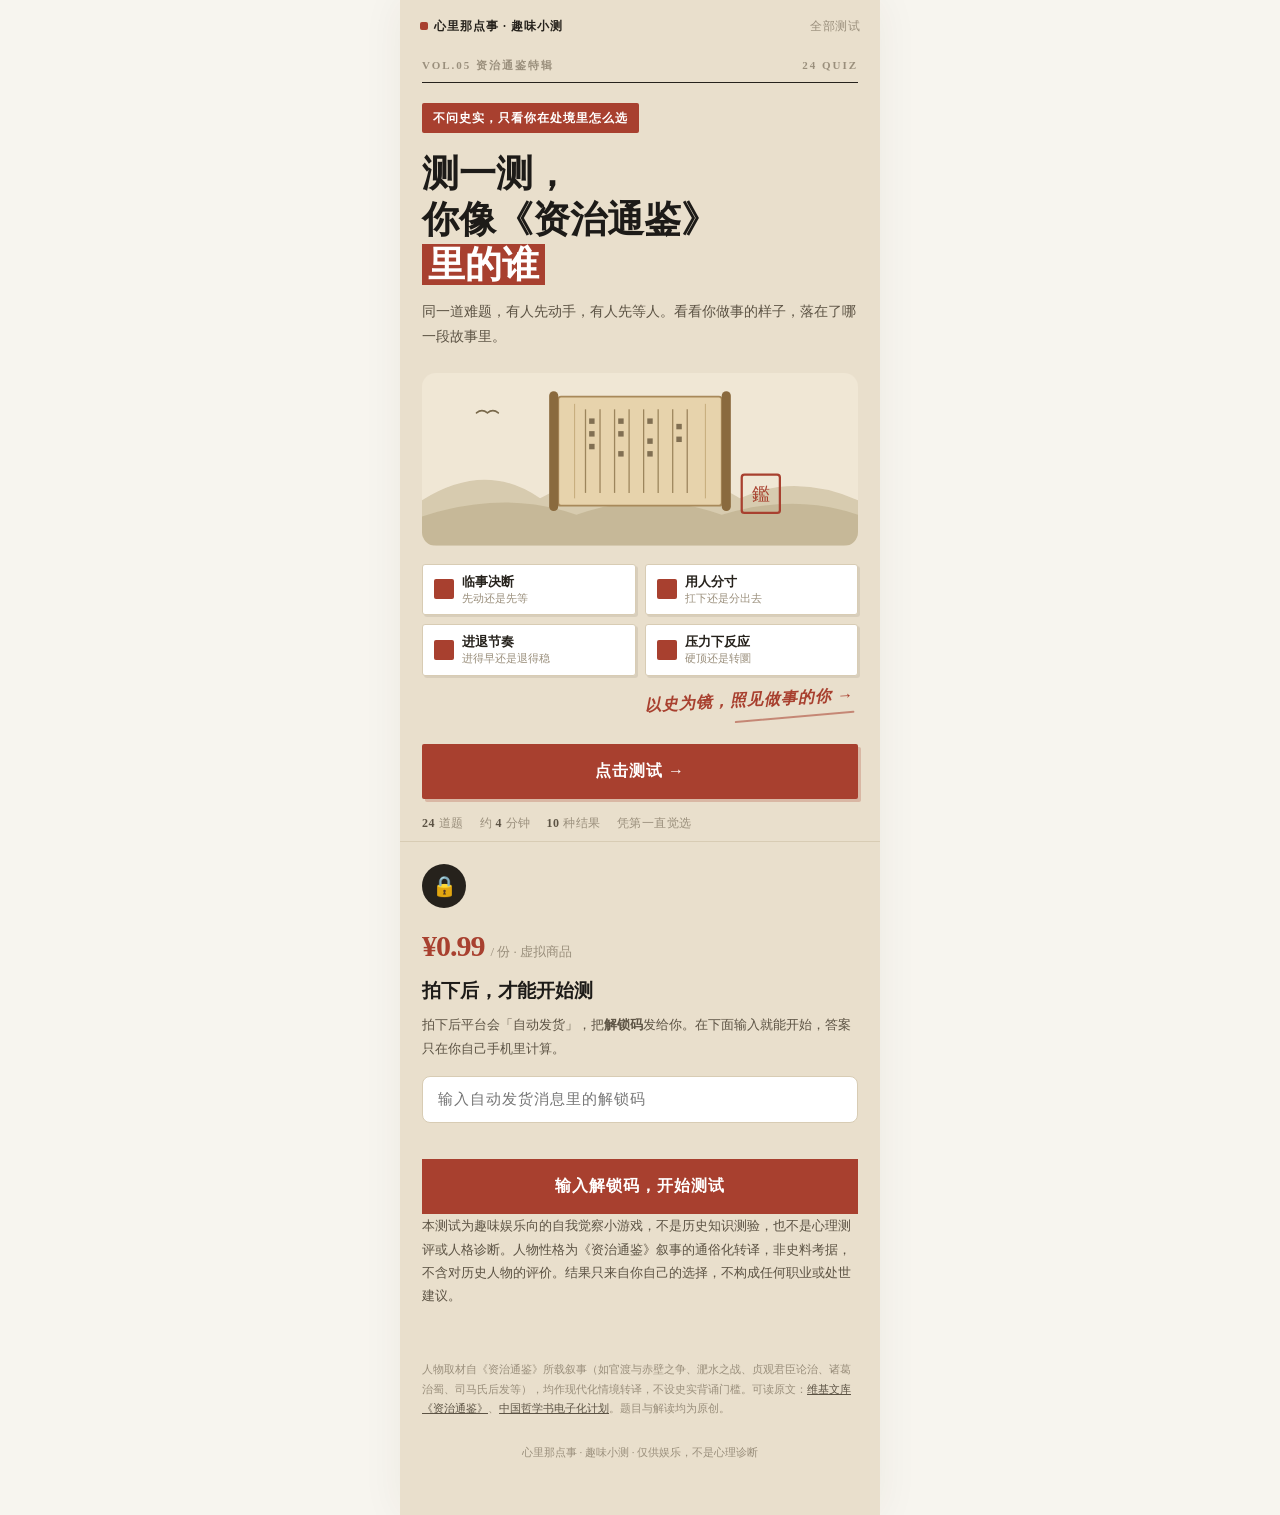
<file: standalone/05_像资治通鉴里的谁.html>
<!DOCTYPE html>
<html lang="zh-CN"><head>
<meta charset="utf-8"><meta name="viewport" content="width=device-width,initial-scale=1,maximum-scale=1,user-scalable=no">
<title>测一测，你像《资治通鉴》里的谁｜心里那点事</title>
<meta name="description" content="趣味自我觉察小测试，凭第一直觉选，答案只在本地计算。">
<style>/* 心里那点事 · 趣味小测 —— 大字报杂志风 */
:root{
  --paper:#f7f5ef;
  --paper2:#efece3;
  --ink:#1d1b18;
  --ink2:#5a534b;
  --ink3:#938b80;
  --line:#ddd6c9;
  --hl:#f0457c;         /* 粉高亮 */
  --hl2:#ffe45c;        /* 黄标签 */
  --blue:#2f4bd8;
  --card:#fffdf8;
  --shadow:0 10px 30px rgba(60,45,30,.09);
}
*{box-sizing:border-box;-webkit-tap-highlight-color:transparent}
html,body{margin:0;padding:0}
body{
  background:var(--paper);color:var(--ink);
  font-family:-apple-system,BlinkMacSystemFont,"PingFang SC","Hiragino Sans GB","Microsoft YaHei",sans-serif;
  font-size:16px;line-height:1.7;-webkit-font-smoothing:antialiased;
}
.wrap{max-width:480px;margin:0 auto;min-height:100vh;padding:0 0 46px;background:var(--card);box-shadow:0 0 40px rgba(60,45,30,.06)}
.topbar{display:flex;align-items:center;justify-content:space-between;padding:16px 20px 6px;font-size:12px;color:var(--ink3);letter-spacing:.5px}
.topbar a{color:var(--ink3);text-decoration:none}
.brand{display:flex;align-items:center;gap:6px;font-weight:700;color:var(--ink);letter-spacing:1px}
.brand .dot{width:8px;height:8px;border-radius:50%;background:var(--hl)}

/* ---------- 封面 ---------- */
.cover{padding:14px 22px 8px}
.vol{display:flex;justify-content:space-between;font-size:11px;letter-spacing:2px;color:var(--ink3);border-bottom:1px solid var(--ink);padding-bottom:7px;margin-bottom:20px;font-weight:600}
.cover-tag{display:inline-block;background:var(--hl2);color:var(--ink);font-size:12px;font-weight:700;padding:5px 11px;border-radius:2px;transform:rotate(-1.5deg);letter-spacing:1px}
.cover-title{font-size:37px;line-height:1.22;font-weight:900;letter-spacing:-1.5px;margin:18px 0 12px}
.cover-title .hl{background:var(--hl);color:#fff;padding:0 6px;box-decoration-break:clone;-webkit-box-decoration-break:clone;display:inline}
.cover-sub{font-size:14px;color:var(--ink2);margin:0 0 24px;line-height:1.8}
.checklist{list-style:none;margin:0 0 26px;padding:0;border-top:1px solid var(--line)}
.checklist li{display:flex;gap:10px;align-items:flex-start;padding:10px 2px;border-bottom:1px solid var(--line);font-size:13.5px;color:var(--ink2)}
.checklist li .ck{color:var(--blue);font-weight:900;flex:0 0 auto}
.checklist li b{color:var(--ink);font-weight:700}
.cover-btn,.btn{
  display:block;width:100%;border:0;border-radius:0;padding:17px 18px;background:var(--ink);color:#fff;
  font-size:16px;font-weight:800;letter-spacing:1px;cursor:pointer;font-family:inherit;
  transition:transform .12s ease,opacity .12s ease;
}
.cover-btn:active,.btn:active{transform:scale(.99);opacity:.88}
.btn.ghost{background:transparent;color:var(--ink2);border:1px solid var(--line);font-weight:600}
.btn.small{padding:13px;font-size:14px}
.btn.hl{background:var(--hl)}
.btn-row{display:flex;gap:10px;margin-top:10px}
.btn-row .btn{flex:1}
.meta{display:flex;gap:16px;flex-wrap:wrap;font-size:12px;color:var(--ink3);margin:14px 0 0;letter-spacing:.5px}
.meta b{color:var(--ink2)}

/* ---------- 付费门禁 ---------- */
.paywall{margin:0 0 0;border-top:1px solid var(--line);background:var(--paper2);padding:22px 22px 26px}
.paywall .lock{width:44px;height:44px;border-radius:50%;background:var(--ink);color:#fff;display:flex;align-items:center;justify-content:center;font-size:20px;margin-bottom:12px}
.paywall h3{font-size:19px;margin:0 0 6px;font-weight:900}
.paywall p{font-size:13px;color:var(--ink2);margin:0 0 16px;line-height:1.8}
.price{font-size:30px;font-weight:900;letter-spacing:-1px;color:var(--hl);margin:0 0 4px}
.price small{font-size:13px;color:var(--ink3);font-weight:500;letter-spacing:0;margin-left:6px}
.code-input{
  width:100%;border:1px solid var(--line);background:#fff;border-radius:8px;padding:14px 15px;
  font-size:15px;letter-spacing:1px;color:var(--ink);font-family:inherit;outline:none;margin-bottom:10px;
}
.code-input:focus{border-color:var(--hl)}
.err{font-size:12.5px;color:var(--hl);min-height:18px;margin:0 0 8px}
.pay-note{font-size:11.5px;color:var(--ink3);line-height:1.75;margin:14px 0 0}

/* ---------- 答题 ---------- */
.quiz{padding:22px 22px 0}
.qcount{font-size:11px;letter-spacing:2px;color:var(--ink3);font-weight:700}
.progress{height:5px;background:var(--paper2);border-radius:99px;overflow:hidden;margin:9px 0 24px}
.progress i{display:block;height:100%;background:var(--hl);border-radius:99px;transition:width .25s ease}
.qtitle{font-size:21px;line-height:1.6;margin:0 0 8px;font-weight:800;letter-spacing:-.3px}
.qhint{font-size:12.5px;color:var(--ink3);margin:0 0 20px}
.opts{display:flex;flex-direction:column;gap:10px}
.opt{
  border:1.5px solid var(--line);background:#fff;border-radius:10px;padding:14px 15px;
  font-size:14.5px;color:var(--ink2);cursor:pointer;text-align:left;font-family:inherit;
  display:flex;align-items:center;gap:11px;transition:all .15s ease;line-height:1.55;
}
.opt:active{transform:scale(.99)}
.opt:hover{border-color:var(--ink)}
.opt .k{width:24px;height:24px;border-radius:50%;border:1.5px solid var(--line);display:flex;align-items:center;justify-content:center;font-size:11px;font-weight:800;color:var(--ink3);flex:0 0 auto}
.opt.on{border-color:var(--hl);background:#fff2f6;color:var(--ink)}
.opt.on .k{background:var(--hl);border-color:var(--hl);color:#fff}
.backlink{margin-top:20px;text-align:center;font-size:12.5px;color:var(--ink3);cursor:pointer}

/* ---------- 结果 ---------- */
.result{padding:22px 22px 0}
.result-tag{font-size:11px;letter-spacing:2px;color:var(--hl);font-weight:800}
.result-title{font-size:30px;line-height:1.3;margin:10px 0 6px;font-weight:900;letter-spacing:-1px}
.result-lead{font-size:14px;color:var(--ink2);margin:0 0 18px}
.concentration{display:flex;align-items:baseline;gap:8px;font-size:13px;color:var(--ink3);margin-bottom:18px}
.concentration b{font-size:32px;color:var(--hl);font-weight:900;letter-spacing:-1px}
.result-body{font-size:14.5px;color:var(--ink2);line-height:1.9;border-top:1px solid var(--line);padding-top:16px}
.result-body p{margin:0 0 12px}
.bars{margin:20px 0 6px}
.bar{margin-bottom:11px}
.bar .lab{display:flex;justify-content:space-between;font-size:12px;color:var(--ink2);margin-bottom:4px}
.bar .lab b{color:var(--ink)}
.bar .track{height:7px;background:var(--paper2);border-radius:99px;overflow:hidden}
.bar .track i{display:block;height:100%;background:var(--hl);border-radius:99px;transition:width .7s ease}
.bar.top .track i{background:var(--ink)}
.gift{background:var(--hl2);border-radius:8px;padding:15px 16px;margin:18px 0 0;font-size:14px;color:var(--ink);line-height:1.8;font-weight:600}
.gift .lab{font-size:10px;letter-spacing:2px;color:var(--ink3);display:block;margin-bottom:5px;font-weight:700}
.share-box{margin-top:22px;border-top:1px dashed var(--line);padding-top:18px}
.share-box .lab{font-size:11.5px;color:var(--ink3);margin-bottom:8px;letter-spacing:1px}
.share-text{background:var(--paper2);border-radius:8px;padding:14px;font-size:13px;color:var(--ink2);line-height:1.8;white-space:pre-wrap}
.allresults{margin-top:22px;border-top:1px solid var(--line);padding-top:18px}
.allresults h4{font-size:14px;margin:0 0 12px;font-weight:800}
.allrow{display:flex;gap:10px;align-items:baseline;padding:8px 0;border-bottom:1px solid var(--paper2);font-size:12.5px;color:var(--ink2)}
.allrow .n{font-size:11px;color:var(--ink3);width:22px;flex:0 0 auto}
.allrow .nm{font-weight:700;color:var(--ink);width:92px;flex:0 0 auto}
.allrow .ds{line-height:1.6}

.note{font-size:11px;color:var(--ink3);line-height:1.8;margin:22px 22px 0;padding-top:14px;border-top:1px solid var(--line)}
.src{font-size:11px;color:var(--ink3);line-height:1.8;margin:10px 22px 0}
.src a{color:var(--ink2)}
.footer{text-align:center;font-size:11px;color:var(--ink3);padding:24px 20px 6px;line-height:1.8}
.toast{position:fixed;left:50%;bottom:40px;transform:translateX(-50%) translateY(20px);background:rgba(29,27,24,.94);color:#fff;font-size:13px;padding:11px 20px;border-radius:99px;opacity:0;transition:all .25s ease;pointer-events:none;z-index:99}
.toast.show{opacity:1;transform:translateX(-50%) translateY(0)}

/* ---------- 首页 ---------- */
.hero{padding:26px 22px 14px}
.hero .vol{margin-bottom:16px}
.hero h1{font-size:31px;line-height:1.28;font-weight:900;letter-spacing:-1px;margin:0 0 10px}
.hero p{font-size:13.5px;color:var(--ink2);margin:0;line-height:1.8}
.testcard{display:block;text-decoration:none;color:inherit;margin:0 22px 14px;border:1.5px solid var(--ink);border-radius:4px;padding:18px 18px 16px;background:#fff;position:relative;box-shadow:4px 4px 0 var(--ink)}
.testcard .vol{font-size:10px;border:0;margin:0 0 10px;padding:0;letter-spacing:2px;color:var(--ink3)}
.testcard h2{font-size:21px;line-height:1.35;margin:0 0 8px;font-weight:900;letter-spacing:-.5px}
.testcard .hl{background:var(--hl);color:#fff;padding:0 5px}
.testcard p{font-size:12.5px;color:var(--ink2);margin:0 0 14px;line-height:1.7}
.testcard .foot{display:flex;justify-content:space-between;align-items:center;font-size:12px;color:var(--ink3);border-top:1px solid var(--line);padding-top:11px}
.testcard .foot .p{color:var(--hl);font-weight:900;font-size:15px}
.testcard .foot .go{font-weight:800;color:var(--ink)}
.notice{margin:8px 22px 0;background:var(--paper2);border-radius:6px;padding:14px 15px;font-size:12px;color:var(--ink2);line-height:1.85}
.notice b{color:var(--ink)}

/* ============================================================
   主题一 · 青绿（城市测试）—— 复刻抖音截图封面
   ============================================================ */
.wrap.theme-teal{
  --paper:#fbfaf5;--paper2:#eef4f1;--ink:#1b2421;--ink2:#4c5a54;--ink3:#93a29b;
  --line:#d9e6e0;--hl:#3f9c8f;--hl2:#d7efe8;--blue:#3f9c8f;--card:#ffffff;
  --teal:#3f9c8f;--teal-d:#2f7d72;--teal-l:#e6f4f0;
}
.theme-teal .brand .dot{background:var(--teal)}
.theme-teal .cover-title .hl{background:var(--teal)}
.theme-teal .cover-tag{background:var(--teal);color:#fff;transform:rotate(-1.5deg)}
.theme-teal .checklist li .ck{
  width:20px;height:20px;flex:0 0 auto;border-radius:50%;background:var(--teal);color:#fff;
  display:inline-flex;align-items:center;justify-content:center;font-size:12px;font-weight:900;line-height:1;
}
.theme-teal .cover-btn{
  background:var(--teal);color:#fff;border-radius:99px;font-size:17px;padding:15px;
  box-shadow:0 6px 16px rgba(63,156,143,.28);max-width:230px;margin:0 auto;
}
.theme-teal .btn.hl{background:var(--teal)}
.theme-teal .code-input:focus{border-color:var(--teal)}
.theme-teal .price,.theme-teal .result-tag,.theme-teal .concentration b{color:var(--teal-d)}
.theme-teal .progress i,.theme-teal .bar .track i{background:var(--teal)}
.theme-teal .opt.on{border-color:var(--teal);background:var(--teal-l);color:var(--ink)}
.theme-teal .opt.on .k{background:var(--teal);border-color:var(--teal)}
.theme-teal .opt{border-radius:99px;padding:13px 16px}
.theme-teal .opt:hover{border-color:var(--teal)}
.theme-teal .opt .k{border-radius:50%;background:var(--teal-l);border-color:var(--teal-l);color:var(--teal-d)}
.theme-teal .gift{background:var(--teal-l)}
.theme-teal .err{color:var(--teal-d)}

/* 4 维度胶囊网格 */
.checklist.pill{list-style:none;margin:0 0 20px;padding:0;border:0;display:grid;grid-template-columns:1fr 1fr;gap:9px}
.checklist.pill li{
  display:flex;gap:8px;align-items:center;border:1.5px solid var(--line);border-radius:99px;
  padding:9px 11px;background:#fff;font-size:13px;box-shadow:0 2px 8px rgba(40,80,70,.04);
}
.checklist.pill li .ck{width:20px;height:20px;flex:0 0 auto;border-radius:50%;background:var(--teal);color:#fff;display:inline-flex;align-items:center;justify-content:center;font-size:12px;font-weight:900;line-height:1}
.checklist.pill li .pt{display:flex;flex-direction:column;line-height:1.25;min-width:0}
.checklist.pill li b{font-size:13px;color:var(--ink);font-weight:800}
.checklist.pill li small{font-size:10.5px;color:var(--ink3);margin-top:2px}

/* 封面插画 */
.cover-art{margin:6px 0 18px;line-height:0;border-radius:14px;overflow:hidden}
.cover-art svg{width:100%;height:auto;display:block}
.slogan{
  font-family:"Kaiti SC","STKaiti","KaiTi","楷体",cursive;font-style:italic;
  font-size:17px;color:var(--teal-d);text-align:right;margin:-4px 4px 18px;
  transform:rotate(-3deg);letter-spacing:1px;font-weight:700;
}
.slogan::after{content:"";display:block;width:120px;height:2px;background:var(--teal);margin:5px 0 0 auto;opacity:.55;border-radius:99px;transform:rotate(-2deg)}

/* ============================================================
   主题二 · 水墨（资治通鉴历史人物）
   ============================================================ */
.wrap.theme-ink{
  --paper:#f3ece0;--paper2:#e9dfcc;--ink:#26221c;--ink2:#5c5344;--ink3:#9a8f7c;
  --line:#d8ccb4;--hl:#a8402f;--hl2:#ecd9a8;--blue:#6b6a4a;--card:#faf5ea;
  --seal:#a8402f;
  font-family:"Songti SC","STSong","SimSun","宋体",serif;
}
.theme-ink{background:#e9dfcc}
.theme-ink .brand .dot{background:var(--seal);border-radius:2px}
.theme-ink .cover-title{letter-spacing:0}
.theme-ink .cover-title .hl{background:var(--seal)}
.theme-ink .cover-tag{background:var(--seal);color:#fff;transform:none;border-radius:2px}
.theme-ink .checklist li .ck{color:var(--seal);font-weight:900}
.theme-ink .cover-btn{background:var(--seal);border-radius:2px;box-shadow:3px 3px 0 rgba(168,64,47,.25)}
.theme-ink .btn.hl{background:var(--seal)}
.theme-ink .code-input:focus{border-color:var(--seal)}
.theme-ink .price,.theme-ink .result-tag,.theme-ink .concentration b{color:var(--seal)}
.theme-ink .progress i,.theme-ink .bar .track i{background:var(--seal)}
.theme-ink .opt.on{border-color:var(--seal);background:#f6ead9;color:var(--ink)}
.theme-ink .opt.on .k{background:var(--seal);border-color:var(--seal)}
.theme-ink .opt{border-radius:3px}
.theme-ink .gift{background:var(--hl2)}
.theme-ink .err{color:var(--seal)}
.theme-ink .checklist.pill li{border-radius:3px;box-shadow:2px 2px 0 rgba(92,83,68,.12)}
.theme-ink .checklist.pill li .ck{background:var(--seal);border-radius:2px}
.theme-ink .slogan{color:var(--seal);font-size:16px}
.theme-ink .slogan::after{background:var(--seal)}
.theme-ink .result-title,.theme-ink .cover-title,.theme-ink .testcard h2{font-family:"Songti SC","STSong","SimSun",serif}

/* 首页主题色卡片（用内联 class 标注） */
.testcard.teal-card{box-shadow:4px 4px 0 var(--teal,#3f9c8f);border-color:#3f9c8f}
.testcard.teal-card .hl{background:#3f9c8f}
.testcard.teal-card .foot .p{color:#3f9c8f}
.testcard.ink-card{box-shadow:4px 4px 0 #a8402f;border-color:#a8402f}
.testcard.ink-card .hl{background:#a8402f}
.testcard.ink-card .foot .p{color:#a8402f}
</style></head>
<body><div class="wrap theme-ink"><div id="app"></div></div>
<script>/* ============================================================
   上架配置 · 你只需要改这一个文件
   改完后重新上传/部署即可生效，不用碰其它文件
   ============================================================ */
window.SHOP_CONFIG = {
  // 1) 你的商品链接：闲鱼 / 小红书店铺 / 抖音小店 的 0.99 元商品页
  //    买家点「去拍下」会跳到这里；留空则按钮不显示
  shopUrl: "",            // 例："https://www.goofish.com/item?id=xxxxx"

  // 2) 价格展示（仅文案，不参与收款）
  price: "0.99",

  // 3) 解锁码：付款后由「自动发货」发给买家，买家在测试页输入即可开始
  //    这里做成「一批通码」，简单好上手；要「一人一码」请看文档里的平台方案
  codes: {
    "ta":        ["TA-520", "XINDONG-01"],
    "banwei":    ["BW-996", "BANWEI-01"],
    "innerdrama":["NX-108", "NEIXIN-01"],
    "city":      ["CITY-01", "CHENGSHI-01"],
    "zizhi":     ["ZZTJ-01", "JIAN-01"]
  },

  // 4) 自动发货消息模板（复制去平台后台用，{link} 换成部署后的链接，{code} 换成码）
  deliveryText: "感谢拍下～\n测试链接：{link}\n解锁码：{code}\n打开链接输入解锁码即可开始，答案只在你自己手机里计算，不上传。\n（虚拟商品，一经发出不支持退款，介意慎拍；仅供娱乐，不是心理诊断）",

  // 5) 品牌名（会显示在每页顶部）
  series: "心里那点事 · 趣味小测",

  // 6) 访问统计（画像分析用；不填 = 完全不统计、不发任何请求）
  //    —— 二选一，别同时填 ——
  //    【方式 A 推荐】注册 51LA https://v6.51.la/ 或百度统计 https://tongji.baidu.com，
  //      添加站点后把平台给的「整段统计代码」原样粘进下面两个反引号之间。
  //      用反引号（不是双引号）就是为了能容纳代码里的双引号和换行，一个字都不用改。
  //      平台以后改格式也不会失效。
  //    【方式 B】只填 ID：provider "51la" 需 id(项目ID)+ck(校验密钥)；
  //      provider "baidu" 只需 id(hm.js? 后面那串)。
  //    填好后双击 一键部署到GitHub.bat 重跑一次即生效。
  //    渠道追踪：小红书发链接加 ?from=xhs，抖音 ?from=douyin，公众号 ?from=wx。
  stats: {
    snippet: `<script charset="UTF-8" id="LA_COLLECT" src="//sdk.51.la/js-sdk-pro.min.js"><\/script>
<script>LA.init({id:"3RviySM8ztI6eZPP",ck:"3RviySM8ztI6eZPP"})<\/script>`,      // 方式 A：整段 <script> 代码粘进两个反引号之间
    provider: "",     // 方式 B："51la" 或 "baidu"
    id: "",           // 方式 B：项目ID / siteId
    ck: ""            // 方式 B：51LA 校验密钥（百度留空）
  }
};
</script>
<script>/* ============================================================
   统计埋点层 · 画像分析用
   ------------------------------------------------------------
   【怎么启用】二选一，改 config.js 的 stats，然后重跑 一键部署到GitHub.bat：

   方式 A（推荐，最省事、永不怕平台改版）：
     注册 51LA https://v6.51.la/ 或百度统计 https://tongji.baidu.com，
     添加站点后复制平台给的「整段统计代码」，原样粘进 stats.snippet 里。
     本文件会把这段 script 真正执行（innerHTML 注入的 script 不会执行，需重建节点）。

   方式 B（只填 ID）：
     stats.provider = "51la"  → 填 id（项目ID）+ ck（校验密钥）
     stats.provider = "baidu" → 填 id（hm.js? 后面那串 siteId）

   什么都不填 = 完全不加载、不上报任何数据、不发任何请求。

   【记录的事件】自动带渠道标签
     visit        打开某测试页（label = 测试id）
     paywall_view 付费墙展示
     code_submit  提交了解锁码
     unlock_ok / unlock_fail  解锁成功 / 失败
     result_view  看到结果（label = 结果名 → 画像分析核心）
     share_copy   复制分享文案 / 链接
     shop_click   点「去拍下」
     card_click   首页点测试卡片

   【渠道追踪】链接加 ?from=xxx，例如
     https://wangtaotu9-ctrl.github.io/xinli-quiz/ta.html?from=xhs
     小红书发 ?from=xhs、抖音发 ?from=douyin、公众号发 ?from=wx，
     该访客本次所有事件都会带上渠道标签（sessionStorage 记住）。

   【隐私】只记录匿名聚合行为（页面/事件/来源/设备/地域），
     不采集姓名、手机号、微信号等任何个人身份信息，答案也只在本地计算。
   ============================================================ */
(function(){
  var S = (window.SHOP_CONFIG && window.SHOP_CONFIG.stats) || {};
  var snippet = (S.snippet || '').trim();
  var provider = S.provider || '';
  var id = (S.id || '').trim();
  var ck = (S.ck || '').trim();
  var enabled = !!(snippet || (provider && id));

  /* ---------- 渠道 ---------- */
  var CH = '';
  try{
    var m = location.search.match(/[?&](?:from|ch|src|utm_source)=([^&#]{1,20})/);
    if(m){ CH = decodeURIComponent(m[1]); sessionStorage.setItem('xn_ch', CH); }
    else { CH = sessionStorage.getItem('xn_ch') || 'direct'; }
  }catch(e){ CH = 'direct'; }
  CH = CH.replace(/[^a-zA-Z0-9_\u4e00-\u9fa5-]/g, '').slice(0, 20) || 'direct';

  /* ---------- 注入统计代码 ---------- */
  function execSnippet(code){
    var box = document.createElement('div');
    box.innerHTML = code;
    var list = box.querySelectorAll('script');
    Array.prototype.forEach.call(list, function(old){
      var s = document.createElement('script');
      Array.prototype.forEach.call(old.attributes, function(a){ s.setAttribute(a.name, a.value); });
      // 动态创建的 script 默认 async，会打乱「外链SDK → 内联 LA.init」的顺序，
      // 强制 async=false 保证按粘贴顺序同步执行（与静态 HTML 里一致）
      s.async = false;
      if(old.src){ s.src = old.src; }
      else { s.textContent = old.textContent; }
      document.head.appendChild(s);
    });
  }

  function inject(){
    if(!enabled) return;
    try{
      if(snippet){ execSnippet(snippet); return; }
      if(provider === '51la'){
        // 51LA V6 新版：先加载 SDK，onload 后 LA.init({id, ck})
        var a = document.createElement('script');
        a.src = 'https://sdk.51.la/js-sdk-pro.min.js';
        a.onload = function(){
          try{ if(window.LA && window.LA.init) window.LA.init({ id: id, ck: ck || true, autoTrack: true }); }catch(e){}
        };
        document.head.appendChild(a);
      } else if(provider === 'baidu'){
        window._hmt = window._hmt || [];
        var b = document.createElement('script');
        b.src = 'https://hm.baidu.com/hm.js?' + encodeURIComponent(id);
        document.head.appendChild(b);
      }
    }catch(e){}
  }

  /* ---------- 事件埋点：运行时探测平台 API，snippet / ID 两种模式通用 ---------- */
  function track(ev, label){
    if(!enabled) return;
    var full = (label || '-') + '@' + CH;
    try{
      if(window._hmt){
        window._hmt.push(['_trackEvent', 'quiz', ev, full]);
      } else if(window.LA && window.LA.track){
        window.LA.track(ev, { label: full });
      }
    }catch(e){}
  }

  inject();

  /* 首页卡片点击：事件委托，index.html 只需 data-track 属性 */
  document.addEventListener('click', function(e){
    var el = e.target;
    while(el && el !== document.body){
      if(el.getAttribute && el.getAttribute('data-track')){
        track(el.getAttribute('data-track'), el.getAttribute('data-label') || '');
        break;
      }
      el = el.parentNode;
    }
  }, true);

  window.XN_TRACK = track;
})();
</script>
<script>/* NO.05 测一测，你像《资治通鉴》里的谁 —— 24 题 · 10 位人物 · 水墨封面（考处境选择，不考史实背诵） */
window.QUIZ_DATA = {
  id: "zizhi",
  vol: "VOL.05 资治通鉴特辑",
  quizCount: "24 QUIZ",
  tag: "不问史实，只看你在处境里怎么选",
  title: "测一测，<br>你像《资治通鉴》<br><span class='hl'>里的谁</span>",
  subtitle: "同一道难题，有人先动手，有人先等人。看看你做事的样子，落在了哪一段故事里。",
  minutes: "4",
  disclaimer: "本测试为趣味娱乐向的自我觉察小游戏，不是历史知识测验，也不是心理测评或人格诊断。人物性格为《资治通鉴》叙事的通俗化转译，非史料考据，不含对历史人物的评价。结果只来自你自己的选择，不构成任何职业或处世建议。",
  source: "人物取材自《资治通鉴》所载叙事（如官渡与赤壁之争、淝水之战、贞观君臣论治、诸葛治蜀、司马氏后发等），均作现代化情境转译，不设史实背诵门槛。可读原文：<a href='https://zh.wikisource.org/wiki/資治通鑑' target='_blank' rel='noopener'>维基文库《资治通鉴》</a>、<a href='https://ctext.org/zizhi-tongjian/zh' target='_blank' rel='noopener'>中国哲学书电子化计划</a>。题目与解读均为原创。",
  theme: "ink",
  slogan: "以史为镜，照见做事的你 →",
  pill: true,
  checks: [
    ["临事决断", "先动还是先等"],
    ["用人分寸", "扛下还是分出去"],
    ["进退节奏", "进得早还是退得稳"],
    ["压力下反应", "硬顶还是转圜"],
  ],
  coverArt: "<svg viewBox='0 0 480 190' xmlns='http://www.w3.org/2000/svg'>\n<rect width='480' height='190' fill='#f0e7d5'/>\n<!-- 远山 水墨 -->\n<path d='M0 140 Q70 96 130 138 Q180 108 230 140 Q290 100 350 138 Q410 110 480 140 L480 190 L0 190Z' fill='#cdbfa0' opacity='.7'/>\n<path d='M0 158 Q90 128 170 156 Q250 128 330 156 Q410 132 480 156 L480 190 L0 190Z' fill='#b9a986' opacity='.55'/>\n<!-- 竹简卷轴 -->\n<g transform='translate(150,26)'>\n<rect x='0' y='0' width='180' height='120' rx='3' fill='#e7d3ac' stroke='#a8895a' stroke-width='2'/>\n<line x1='18' y1='8' x2='18' y2='112' stroke='#c2a877' stroke-width='1'/>\n<line x1='162' y1='8' x2='162' y2='112' stroke='#c2a877' stroke-width='1'/>\n<g stroke='#8a7249' stroke-width='1.4' opacity='.8'>\n<line x1='30' y1='14' x2='30' y2='106'/><line x1='46' y1='14' x2='46' y2='106'/>\n<line x1='62' y1='14' x2='62' y2='106'/><line x1='78' y1='14' x2='78' y2='106'/>\n<line x1='94' y1='14' x2='94' y2='106'/><line x1='110' y1='14' x2='110' y2='106'/>\n<line x1='126' y1='14' x2='126' y2='106'/><line x1='142' y1='14' x2='142' y2='106'/>\n</g>\n<!-- 竖排墨字点 -->\n<g fill='#5a4a30' opacity='.72'>\n<rect x='34' y='24' width='6' height='6'/><rect x='34' y='38' width='6' height='6'/><rect x='34' y='52' width='6' height='6'/>\n<rect x='66' y='24' width='6' height='6'/><rect x='66' y='38' width='6' height='6'/><rect x='66' y='60' width='6' height='6'/>\n<rect x='98' y='24' width='6' height='6'/><rect x='98' y='46' width='6' height='6'/><rect x='98' y='60' width='6' height='6'/>\n<rect x='130' y='30' width='6' height='6'/><rect x='130' y='44' width='6' height='6'/>\n</g>\n</g>\n<!-- 卷轴轴头 -->\n<rect x='140' y='20' width='10' height='132' rx='5' fill='#8a6a3e'/>\n<rect x='330' y='20' width='10' height='132' rx='5' fill='#8a6a3e'/>\n<!-- 朱印 -->\n<rect x='352' y='112' width='42' height='42' rx='3' fill='none' stroke='#a8402f' stroke-width='2.5'/>\n<text x='373' y='140' font-size='20' fill='#a8402f' text-anchor='middle' font-family='serif'>鑑</text>\n<!-- 飞鸟 -->\n<path d='M60 44 q6 -5 12 0 q6 -5 12 0' stroke='#7a6a4c' stroke-width='1.8' fill='none' stroke-linecap='round'/>\n</svg>",
  questions: [
    {t: "一件坏事被你提前看出来了，但没人问你，你会？", o: [["直接说，哪怕现在说不太合时宜", "cc"], ["先找信得过的人通个气，再看时机", "lb"], ["把手上能补的先补上，边做边说", "zgl"], ["先按住，等信息更全了再开口", "smy"]]},
    {t: "局面突然失控，你的第一反应是？", o: [["先动起来，把能稳的稳住", "sq"], ["先把人聚齐，别各自乱跑", "xa"], ["先排步骤，别乱了章法", "wz"], ["先不急，看清了再说", "fxl"]]},
    {t: "有人当众提了不同意见，你更可能？", o: [["当场把理辩清楚", "gzy"], ["先听完，回头单独再聊", "lsm"], ["记下来，事后自己复盘一遍", "cc"], ["笑一下，不急着表态", "lb"]]},
    {t: "一件事你明明能做，但有更合适的人，你会？", o: [["我来更快，先做掉再说", "zgl"], ["让他来，我把边界交代清楚", "smy"], ["陪他做一遍，把流程理顺", "sq"], ["先放着，看他要不要接", "xa"]]},
    {t: "你最不习惯哪种处境？", o: [["反复开会却没人拍板", "wz"], ["所有事都得自己扛", "fxl"], ["话说得漂亮但不落地", "gzy"], ["气氛紧到不能说真话", "lsm"]]},
    {t: "压力最大的那几天，你靠什么撑？", o: [["把事一件件划掉", "cc"], ["有人能说句话就够了", "lb"], ["按自己排好的表走", "zgl"], ["先睡一觉，明天再说", "smy"]]},
    {t: "被误解了，你通常？", o: [["当场解释清楚", "sq"], ["不急，过会儿找机会说", "xa"], ["把该做的做完，让结果说话", "wz"], ["先不辩，等风头过去", "fxl"]]},
    {t: "一个机会摆在面前，但时机有点早，你会？", o: [["先接了，边做边调", "gzy"], ["先问问能不能有人一起", "lsm"], ["先把条件和退路列清楚", "cc"], ["再等等，不到时候不动", "lb"]]},
    {t: "团队里有人一直不说话，你会？", o: [["直接点名问他怎么想", "zgl"], ["私下问一句，别让他为难", "smy"], ["把流程改成人人都要交一句", "sq"], ["不催，他想说时自然会说", "xa"]]},
    {t: "你更怕哪一种结果？", o: [["想太多，最后没动手", "wz"], ["事成了，人却散了", "fxl"], ["全靠自己，累到没余地", "gzy"], ["出手太早，把牌打明", "lsm"]]},
    {t: "收到刺耳的反馈，你第一反应？", o: [["先确认哪里说得对", "cc"], ["先消化一下情绪", "lb"], ["对照自己原来的判断改一遍", "zgl"], ["记着，过几天再看", "smy"]]},
    {t: "如果只能选一个，你更想被怎么记住？", o: [["「事到临头他真上」", "sq"], ["「跟他干活心里踏实」", "xa"], ["「有他在就不会乱」", "wz"], ["「他不急，但总等到对的」", "fxl"]]},
    {t: "计划被临时推翻，你会？", o: [["马上换一版，先跑起来", "gzy"], ["先跟大家说清楚，别慌", "lsm"], ["把新步骤重新排一遍", "cc"], ["先暂停，看清楚再动", "lb"]]},
    {t: "你交代事情的习惯更像？", o: [["说个方向，让人自己发挥", "zgl"], ["说清边界，其余不插手", "smy"], ["连可能出岔的地方都写上", "sq"], ["先不细说，做起来再看", "xa"]]},
    {t: "碰到特别难缠的人，你更可能？", o: [["把话摊开，一次说清", "wz"], ["找个都能下台的说法", "fxl"], ["按规矩来，不掺情绪", "gzy"], ["少接触，时间会解决", "lsm"]]},
    {t: "事情做成之后，你通常？", o: [["马上想下一件", "cc"], ["先把一起做的人谢一遍", "lb"], ["回头看哪一步还能更顺", "zgl"], ["安静收尾，不声张", "smy"]]},
    {t: "你更信哪一种判断？", o: [["做起来才知道对不对", "sq"], ["几个人聊过之后才踏实", "xa"], ["推演清楚了才放心", "wz"], ["放一放，答案自己会浮出来", "fxl"]]},
    {t: "被人抢了功，你会？", o: [["当场把话说明白", "gzy"], ["不争，但该知道的得知道", "lsm"], ["把记录补齐，下次别再发生", "cc"], ["算了，不值得耗", "lb"]]},
    {t: "夜里脑子停不下来，多半是在？", o: [["盘明天先动哪一步", "zgl"], ["想白天那句没说好的话", "smy"], ["把没排完的步骤过一遍", "sq"], ["等一个还没到的时机", "xa"]]},
    {t: "你更欣赏哪种「厉害」？", o: [["敢在乱里先拍板", "wz"], ["能让一群人愿意跟着", "fxl"], ["把复杂的事理得清清楚楚", "gzy"], ["沉得住气，最后一击", "lsm"]]},
    {t: "如果重来一次，你最想改的是？", o: [["别犹豫那么久", "cc"], ["多顾着点身边人", "lb"], ["别什么都自己揽", "zgl"], ["别急着亮底牌", "smy"]]},
    {t: "一句话形容你做事的样子，会是？", o: [["先做了再说", "sq"], ["人在，事就在", "xa"], ["章法不能乱", "wz"], ["不急，等得起", "fxl"]]},
    {t: "有人替你把决定做好了，你？", o: [["直接说自己原本怎么想", "gzy"], ["先谢过，再补一句边界", "lsm"], ["问清依据，好记下来", "cc"], ["先接受，留着以后再说", "lb"]]},
    {t: "最后，你希望别人怎么评价和你共事？", o: [["「跟他不用猜」", "zgl"], ["「他不会丢下人」", "smy"], ["「交给他就稳了」", "sq"], ["「他不逼人，但靠得住」", "xa"]]},
  ],
  types: [
    {k:"cc", n:"曹操 · 先做再说型", tag:"不等想通才动手，你信「做着做着就清楚了」", body:["你选的多是「先动」：局面乱的时候不先纠结对错，先把它稳住，再回头收拾细节。这不是莽，是你不太愿意把力气花在反复推演上。", "《资治通鉴》写官渡前后，最动人的不是谋略，是那种「事到临头不内耗」的劲。心理学里这叫行动取向——先让局面动起来，焦虑反而没地方落脚。", "可以留意的是：动手快的人，偶尔会跳过「别人跟没跟上」。收尾时留半步给同伴，事会更稳。"], gift:"想不通的时候，先做一件小的，路常常是走出来的。", share:"测出来像曹操，理由是「不等想通才动手」。行吧，是我。\n{link}"},
    {k:"lb", n:"刘备 · 长线联结型", tag:"你把人放在事前面，也扛得住慢", body:["你的选择里，「有没有人一起」几乎总是先于「这事多快成」。你愿意慢热、愿意多解释一句、愿意让人先舒服下来。", "《资治通鉴》里最耐看的不是某场胜仗，是那种颠沛里仍把人聚住的能力。关系取向的人不是没锋芒，是把力气存成了长期的东西。", "小提醒：总先照顾别人，容易把自己的累放到最后才说。你也该被问一句「你还好吗」。"], gift:"走得慢不要紧，身边一直有人，就是最快的路。", share:"像刘备……「把人放在事前面」，这句有点戳。\n{link}"},
    {k:"zgl", n:"诸葛亮 · 秩序责任型", tag:"事情交到你手上，你会忍不住把它做周全", body:["你选的几乎都指向「先有章法」：把步骤排好、把风险想到、把该交代的都交代清楚。你不太放心「差不多就行」。", "治蜀那段最被记住的不是奇谋，是事事有交代的秩序感。尽责的人给人极强的安全感，代价是——你很容易把「别人的部分」也一并扛了。", "一句提醒：周全不等于全揽。允许有件事只做到八分，天不会塌。"], gift:"你不必把所有事都扛成自己的，才算交代得过去。", share:"诸葛亮型：「忍不住把它做周全」。被看见了，也有点被提醒了。\n{link}"},
    {k:"smy", n:"司马懿 · 藏锋等待型", tag:"不争一时，你等得起", body:["你在好几道题里都选了「先不急」：不抢话、不抢功、不在气势最盛时表态。你不是没想法，是更在意时机对不对。", "《资治通鉴》写到后发制人时，最见功夫的从来不是那一刻的翻盘，是之前漫长的按住不动。延迟满足这件事，你天生就会。", "要留意的是：等得太久，偶尔会把「现在也可以」错过。等得起，也要敢接住。"], gift:"不争一时不是退，是你把决定权留在了自己手里。", share:"司马懿型：「不争一时，等得起」。测完沉默了一下。\n{link}"},
    {k:"sq", n:"孙权 · 平衡授权型", tag:"你不亲自动手，也能让局面稳住", body:["你偏好的是「把人放对位置」：不事事自己上，也不撒手不管，让各方都有余地。你很会听，也很会在关键处拍一下。", "据江东那段最难的不是打，是长期让不同的人都还肯留在桌上。心理学里这叫协调型控制——管的是结构，不是每个动作。", "小提醒：太会平衡的人，容易把自己的主张磨平。偶尔也明确说一次「我想要这个」。"], gift:"能让别人各就其位，本身就是一种很硬的实力。", share:"孙权型：「不亲自动手，也能让局面稳住」。这个评价我收下了。\n{link}"},
    {k:"xa", n:"谢安 · 临事从容型", tag:"越大的事，你越不慌", body:["你选的多是「先稳住」：消息来了不急着反应，先把节奏按住，再慢慢说怎么办。你的稳不是没情绪，是不让它先跑出来。", "淝水那一段最被反复讲的就是那份「棋还没下完」的从容。情绪调节里最高级的一档，就是不在最吵的那一刻做决定。", "可以留意：太稳的时候，身边的人可能读不出你其实也在意。适当露一点紧张，反而让人安心。"], gift:"大事面前慢半拍，是给判断留位置，不是迟钝。", share:"谢安型：「越大的事越不慌」。原来这也算一种能力。\n{link}"},
    {k:"wz", n:"魏征 · 认理不认人型", tag:"该说的那句话，你憋不住", body:["你在好几处选了「直说」：哪怕场合不那么方便、哪怕对方不太想听。你不是爱抬杠，是心里那条线不太肯挪。", "贞观君臣那段最珍贵的，是有人肯把逆耳的话说到明处。边界清楚、就事论事的人，往往最能挡住集体往偏处走。", "小提醒：理说清楚了，也留一句给对方下台。直和硬，中间还差半步。"], gift:"敢说真话的人，最好也把善意一并说出口。", share:"魏征型：「该说的那句话憋不住」。是我，也是我的麻烦。\n{link}"},
    {k:"fxl", n:"房玄龄 · 幕后周全型", tag:"你把台前让出去，把事情接住了", body:["你选的偏「把系统搭好」：不抢那个被看见的位置，但少了你，很多事就接不上。你擅长把零碎理成能跑的流程。", "贞观里被记成「筹谋」的那类人，多半不在最亮的地方。心理学上这叫支撑性贡献——不显眼，却决定整体能不能稳。", "一句提醒：不站到台前，也别把功劳一并让掉。你的部分，值得被点名。"], gift:"不是所有重要都发光，但少了你真的转不动。", share:"房玄龄型：「把台前让出去，把事情接住了」。有点想哭。\n{link}"},
    {k:"gzy", n:"郭子仪 · 进退有度型", tag:"能进也能退，你不把路走绝", body:["你的选择都留着余地：得势时不把话说满，收场时也不结怨。你很清楚什么时候该站出来、什么时候该往后一步。", "《资治通鉴》里最难写的其实是「功成之后还能好好收场」。分寸感不是圆滑，是你既护住了事，也护住了人。", "可以留意：总在替局面留余地时，别把自己真正想要的一直往后排。"], gift:"进退都体面，是因为你始终知道自己在守什么。", share:"郭子仪型：「不把路走绝」。这大概是我最想要的状态。\n{link}"},
    {k:"lsm", n:"李世民 · 复盘纳谏型", tag:"你肯听逆耳的话，也肯改自己的判断", body:["你在好几题里选了「先听、再改」：不把「我说了算」当成安全感，反而愿意被纠正，事后还会回头复盘一遍。", "贞观最被后世惦记的不是疆域，是那种肯把不同意见留在身边的气度。能容纳反馈的人，判断会越用越准。", "小提醒：太会自省的人，容易把复盘开成自我审判。改完就翻篇，别一直重播。"], gift:"肯被纠正，不是没主见，是主见经得起修。", share:"李世民型：「肯听逆耳的话，也肯改」。这条我要留着。\n{link}"}
  ]
};</script>
<script>/* 心里那点事 · 答题引擎
   纯前端单页：封面 → 0.99 解锁码门禁 → N 题 → 结果报告
   答案只在本地计算，不上传、不收集任何信息
   可选封面增强字段（旧数据不填即保持原样）：
     theme      : 'teal' | 'ink'   → 给 .wrap 加主题 class
     coverArt   : 内联 SVG 字符串  → 封面装饰插画
     slogan     : 手写体标语
     pill       : true             → 4 维度改成胶囊网格
*/
(function(){
  var D = window.QUIZ_DATA;
  var C = window.SHOP_CONFIG;
  var app = document.getElementById('app');
  var answers = [], idx = 0;
  var LS = 'unlock_' + D.id;
  var T = window.XN_TRACK || function(){};   // 统计埋点：config.js stats.id 留空时为空操作
  T('visit', D.id);

  if(D.theme){ var w=document.querySelector('.wrap'); if(w) w.classList.add('theme-'+D.theme); }

  function esc(s){ return String(s).replace(/[&<>"']/g,function(c){return {'&':'&amp;','<':'&lt;','>':'&gt;','"':'&quot;',"'":'&#39;'}[c];}); }
  function unlocked(){ try{ return localStorage.getItem(LS)==='1'; }catch(e){ return false; } }
  function setUnlocked(){ try{ localStorage.setItem(LS,'1'); }catch(e){} }
  function head(){ return '<div class="topbar"><span class="brand"><span class="dot"></span>'+esc(C.series)+'</span><a href="index.html">全部测试</a></div>'; }
  function toast(t){
    var el=document.getElementById('toast');
    if(!el){ el=document.createElement('div'); el.id='toast'; el.className='toast'; document.body.appendChild(el); }
    el.textContent=t; el.classList.add('show');
    clearTimeout(window.__t); window.__t=setTimeout(function(){el.classList.remove('show');},1900);
  }
  function copy(text,msg){
    var ok=function(){toast(msg||'已复制');};
    if(navigator.clipboard&&window.isSecureContext){ navigator.clipboard.writeText(text).then(ok,fb); } else fb();
    function fb(){
      var ta=document.createElement('textarea'); ta.value=text; ta.style.position='fixed'; ta.style.opacity='0';
      document.body.appendChild(ta); ta.select();
      try{ document.execCommand('copy'); ok(); }catch(e){ toast('复制失败，请长按选择文字'); }
      document.body.removeChild(ta);
    }
  }

  /* ---------- 封面 ---------- */
  function renderCover(){
    var checks = D.checks.map(function(c){
      if(D.pill) return '<li><span class="ck">✓</span><span class="pt"><b>'+esc(c[0])+'</b><small>'+esc(c[1])+'</small></span></li>';
      return '<li><span class="ck">✓</span><span><b>'+esc(c[0])+'</b> ｜ '+esc(c[1])+'</span></li>';
    }).join('');
    var art = D.coverArt ? '<div class="cover-art">'+D.coverArt+'</div>' : '';
    var slogan = D.slogan ? '<div class="slogan">'+esc(D.slogan)+'</div>' : '';
    app.innerHTML = head()+
      '<div class="cover">'+
        '<div class="vol"><span>'+esc(D.vol)+'</span><span>'+esc(D.quizCount)+'</span></div>'+
        '<span class="cover-tag">'+esc(D.tag)+'</span>'+
        '<h1 class="cover-title">'+D.title+'</h1>'+
        '<p class="cover-sub">'+esc(D.subtitle)+'</p>'+
        art+
        '<ul class="checklist'+(D.pill?' pill':'')+'">'+checks+'</ul>'+
        slogan+
        '<button class="cover-btn" id="go">点击测试 →</button>'+
        '<div class="meta"><span><b>'+D.questions.length+'</b> 道题</span><span>约 <b>'+esc(D.minutes)+'</b> 分钟</span><span><b>'+D.types.length+'</b> 种结果</span><span>凭第一直觉选</span></div>'+
      '</div>'+
      '<div class="paywall" id="pw">'+
        '<div class="lock">🔒</div>'+
        '<div class="price">¥'+esc(C.price)+'<small>/ 份 · 虚拟商品</small></div>'+
        '<h3>拍下后，才能开始测</h3>'+
        '<p>拍下后平台会「自动发货」，把<b>解锁码</b>发给你。在下面输入就能开始，答案只在你自己手机里计算。</p>'+
        '<input class="code-input" id="code" placeholder="输入自动发货消息里的解锁码" autocomplete="off" spellcheck="false">'+
        '<div class="err" id="err"></div>'+
        '<button class="btn hl" id="unlock">输入解锁码，开始测试</button>'+
        (C.shopUrl ? '<div class="btn-row"><a class="btn ghost" id="shop" href="'+esc(C.shopUrl)+'" target="_blank" rel="noopener">还没拍？去拍下 ¥'+esc(C.price)+' →</a></div>' : '')+
        '<p class="pay-note">'+esc(D.disclaimer)+'</p>'+
      '</div>'+
      '<div class="src">'+D.source+'</div>'+
      '<div class="footer">'+esc(C.series)+' · 仅供娱乐，不是心理诊断</div>';
    T('paywall_view');
    if(C.shopUrl){
      var shopEl=document.getElementById('shop');
      if(shopEl) shopEl.onclick=function(){ T('shop_click', D.id); };
    }
    document.getElementById('go').onclick=function(){
      if(unlocked()){ answers=[]; idx=0; renderQuestion(); }
      else { document.getElementById('pw').scrollIntoView({behavior:'smooth',block:'center'}); document.getElementById('code').focus(); toast('先输入解锁码就能开始～'); }
    };
    document.getElementById('unlock').onclick=function(){
      var v=(document.getElementById('code').value||'').trim().toUpperCase();
      var list=(C.codes[D.id]||[]).map(function(x){return x.toUpperCase();});
      T('code_submit');
      if(!v){ document.getElementById('err').textContent='请先输入解锁码'; return; }
      if(list.indexOf(v)<0){ T('unlock_fail'); document.getElementById('err').textContent='解锁码不对，检查一下自动发货消息里的码'; return; }
      T('unlock_ok');
      setUnlocked(); answers=[]; idx=0; renderQuestion();
    };
    window.scrollTo(0,0);
  }

  /* ---------- 答题 ---------- */
  function renderQuestion(){
    var q=D.questions[idx];
    var pct=Math.round(idx/D.questions.length*100);
    var opts=q.o.map(function(o,i){
      return '<button class="opt" data-v="'+i+'"><span class="k">'+String.fromCharCode(65+i)+'</span>'+esc(o[0])+'</button>';
    }).join('');
    app.innerHTML = head()+
      '<div class="quiz">'+
        '<div class="qcount">第 '+(idx+1)+' / '+D.questions.length+' 题</div>'+
        '<div class="progress"><i style="width:'+pct+'%"></i></div>'+
        '<div class="qtitle">'+esc(q.t)+'</div>'+
        '<div class="qhint">凭第一直觉选，别想太多～</div>'+
        '<div class="opts">'+opts+'</div>'+
        (idx>0?'<div class="backlink" id="back">← 上一题</div>':'')+
      '</div>'+
      '<div class="footer">'+esc(C.series)+'</div>';
    var bs=app.querySelectorAll('.opt');
    Array.prototype.forEach.call(bs,function(b){
      b.onclick=function(){
        Array.prototype.forEach.call(bs,function(x){x.classList.remove('on');});
        b.classList.add('on');
        var v=parseInt(b.getAttribute('data-v'),10);
        setTimeout(function(){
          answers[idx]=q.o[v][1]; idx++;
          if(idx>=D.questions.length) renderResult(); else renderQuestion();
        },160);
      };
    });
    if(idx>0) document.getElementById('back').onclick=function(){idx--;renderQuestion();};
    window.scrollTo(0,0);
  }

  /* ---------- 结果 ---------- */
  function renderResult(){
    var score={}; D.types.forEach(function(t){score[t.k]=0;});
    answers.forEach(function(k){ if(k in score) score[k]++; });
    var sorted=D.types.slice().sort(function(a,b){return score[b.k]-score[a.k];});
    var win=sorted[0], total=D.questions.length;
    var pct=Math.round(score[win.k]/total*100);
    var max=Math.max.apply(null,D.types.map(function(t){return score[t.k];}))||1;
    var bars=D.types.map(function(t){
      var v=Math.round(score[t.k]/max*100);
      return '<div class="bar'+(t.k===win.k?' top':'')+'"><div class="lab"><span>'+esc(t.n)+'</span><b>'+score[t.k]+'</b></div>'+
             '<div class="track"><i style="width:'+Math.max(2,v)+'%"></i></div></div>';
    }).join('');
    var all=D.types.map(function(t,i){
      return '<div class="allrow"><span class="n">'+(i+1<10?'0':'')+(i+1)+'</span><span class="nm">'+esc(t.n)+'</span><span class="ds">'+esc(t.tag)+'</span></div>';
    }).join('');
    var body=win.body.map(function(p){return '<p>'+esc(p)+'</p>';}).join('');
    var share=win.share.replace(/\{link\}/g,location.href.split('#')[0]);
    app.innerHTML = head()+
      '<div class="result">'+
        '<div class="result-tag">'+esc(D.vol)+' · 你的报告</div>'+
        '<h2 class="result-title">'+esc(win.n)+'</h2>'+
        '<div class="result-lead">'+esc(win.tag)+'</div>'+
        '<div class="concentration"><b>'+pct+'%</b> 成分浓度 · 你选了 '+score[win.k]+' / '+total+' 题指向它</div>'+
        '<div class="result-body">'+body+'</div>'+
        '<div class="gift"><span class="lab">可以带走的一句话</span>'+esc(win.gift)+'</div>'+
        '<div class="bars"><div class="share-box" style="border:0;padding-top:18px;margin-top:0"><div class="lab">十种类型的成分条</div></div>'+bars+'</div>'+
        '<div class="share-box">'+
          '<div class="lab">一键复制 · 发笔记/发给朋友</div>'+
          '<div class="share-text" id="st">'+esc(share)+'</div>'+
          '<div class="btn-row"><button class="btn small hl" id="cs">复制文案</button><button class="btn small ghost" id="cl">复制测试链接</button></div>'+
          '<div class="btn-row"><button class="btn small ghost" id="again">重新测一次</button></div>'+
        '</div>'+
        '<div class="allresults"><h4>查看全部 '+D.types.length+' 种结果</h4>'+all+'</div>'+
      '</div>'+
      '<div class="note">'+esc(D.disclaimer)+'</div>'+
      '<div class="footer">'+esc(C.series)+' · 仅供娱乐，不是心理诊断</div>';
    T('result_view', win.k + '|' + win.n);
    document.getElementById('cs').onclick=function(){ T('share_copy','文案'); copy(share,'文案已复制，去发笔记吧'); };
    document.getElementById('cl').onclick=function(){ T('share_copy','链接'); copy(location.href.split('#')[0],'测试链接已复制'); };
    document.getElementById('again').onclick=function(){answers=[];idx=0;renderQuestion();};
    window.scrollTo(0,0);
  }

  renderCover();
})();
</script>
</body></html>
</file>
<file: style.css>
/* 心里那点事 · 趣味小测 —— 大字报杂志风 */
:root{
  --paper:#f7f5ef;
  --paper2:#efece3;
  --ink:#1d1b18;
  --ink2:#5a534b;
  --ink3:#938b80;
  --line:#ddd6c9;
  --hl:#f0457c;         /* 粉高亮 */
  --hl2:#ffe45c;        /* 黄标签 */
  --blue:#2f4bd8;
  --card:#fffdf8;
  --shadow:0 10px 30px rgba(60,45,30,.09);
}
*{box-sizing:border-box;-webkit-tap-highlight-color:transparent}
html,body{margin:0;padding:0}
body{
  background:var(--paper);color:var(--ink);
  font-family:-apple-system,BlinkMacSystemFont,"PingFang SC","Hiragino Sans GB","Microsoft YaHei",sans-serif;
  font-size:16px;line-height:1.7;-webkit-font-smoothing:antialiased;
}
.wrap{max-width:480px;margin:0 auto;min-height:100vh;padding:0 0 46px;background:var(--card);box-shadow:0 0 40px rgba(60,45,30,.06)}
.topbar{display:flex;align-items:center;justify-content:space-between;padding:16px 20px 6px;font-size:12px;color:var(--ink3);letter-spacing:.5px}
.topbar a{color:var(--ink3);text-decoration:none}
.brand{display:flex;align-items:center;gap:6px;font-weight:700;color:var(--ink);letter-spacing:1px}
.brand .dot{width:8px;height:8px;border-radius:50%;background:var(--hl)}

/* ---------- 封面 ---------- */
.cover{padding:14px 22px 8px}
.vol{display:flex;justify-content:space-between;font-size:11px;letter-spacing:2px;color:var(--ink3);border-bottom:1px solid var(--ink);padding-bottom:7px;margin-bottom:20px;font-weight:600}
.cover-tag{display:inline-block;background:var(--hl2);color:var(--ink);font-size:12px;font-weight:700;padding:5px 11px;border-radius:2px;transform:rotate(-1.5deg);letter-spacing:1px}
.cover-title{font-size:37px;line-height:1.22;font-weight:900;letter-spacing:-1.5px;margin:18px 0 12px}
.cover-title .hl{background:var(--hl);color:#fff;padding:0 6px;box-decoration-break:clone;-webkit-box-decoration-break:clone;display:inline}
.cover-sub{font-size:14px;color:var(--ink2);margin:0 0 24px;line-height:1.8}
.checklist{list-style:none;margin:0 0 26px;padding:0;border-top:1px solid var(--line)}
.checklist li{display:flex;gap:10px;align-items:flex-start;padding:10px 2px;border-bottom:1px solid var(--line);font-size:13.5px;color:var(--ink2)}
.checklist li .ck{color:var(--blue);font-weight:900;flex:0 0 auto}
.checklist li b{color:var(--ink);font-weight:700}
.cover-btn,.btn{
  display:block;width:100%;border:0;border-radius:0;padding:17px 18px;background:var(--ink);color:#fff;
  font-size:16px;font-weight:800;letter-spacing:1px;cursor:pointer;font-family:inherit;
  transition:transform .12s ease,opacity .12s ease;
}
.cover-btn:active,.btn:active{transform:scale(.99);opacity:.88}
.btn.ghost{background:transparent;color:var(--ink2);border:1px solid var(--line);font-weight:600}
.btn.small{padding:13px;font-size:14px}
.btn.hl{background:var(--hl)}
.btn-row{display:flex;gap:10px;margin-top:10px}
.btn-row .btn{flex:1}
.meta{display:flex;gap:16px;flex-wrap:wrap;font-size:12px;color:var(--ink3);margin:14px 0 0;letter-spacing:.5px}
.meta b{color:var(--ink2)}

/* ---------- 付费门禁 ---------- */
.paywall{margin:0 0 0;border-top:1px solid var(--line);background:var(--paper2);padding:22px 22px 26px}
.paywall .lock{width:44px;height:44px;border-radius:50%;background:var(--ink);color:#fff;display:flex;align-items:center;justify-content:center;font-size:20px;margin-bottom:12px}
.paywall h3{font-size:19px;margin:0 0 6px;font-weight:900}
.paywall p{font-size:13px;color:var(--ink2);margin:0 0 16px;line-height:1.8}
.price{font-size:30px;font-weight:900;letter-spacing:-1px;color:var(--hl);margin:0 0 4px}
.price small{font-size:13px;color:var(--ink3);font-weight:500;letter-spacing:0;margin-left:6px}
.code-input{
  width:100%;border:1px solid var(--line);background:#fff;border-radius:8px;padding:14px 15px;
  font-size:15px;letter-spacing:1px;color:var(--ink);font-family:inherit;outline:none;margin-bottom:10px;
}
.code-input:focus{border-color:var(--hl)}
.err{font-size:12.5px;color:var(--hl);min-height:18px;margin:0 0 8px}
.pay-note{font-size:11.5px;color:var(--ink3);line-height:1.75;margin:14px 0 0}

/* ---------- 答题 ---------- */
.quiz{padding:22px 22px 0}
.qcount{font-size:11px;letter-spacing:2px;color:var(--ink3);font-weight:700}
.progress{height:5px;background:var(--paper2);border-radius:99px;overflow:hidden;margin:9px 0 24px}
.progress i{display:block;height:100%;background:var(--hl);border-radius:99px;transition:width .25s ease}
.qtitle{font-size:21px;line-height:1.6;margin:0 0 8px;font-weight:800;letter-spacing:-.3px}
.qhint{font-size:12.5px;color:var(--ink3);margin:0 0 20px}
.opts{display:flex;flex-direction:column;gap:10px}
.opt{
  border:1.5px solid var(--line);background:#fff;border-radius:10px;padding:14px 15px;
  font-size:14.5px;color:var(--ink2);cursor:pointer;text-align:left;font-family:inherit;
  display:flex;align-items:center;gap:11px;transition:all .15s ease;line-height:1.55;
}
.opt:active{transform:scale(.99)}
.opt:hover{border-color:var(--ink)}
.opt .k{width:24px;height:24px;border-radius:50%;border:1.5px solid var(--line);display:flex;align-items:center;justify-content:center;font-size:11px;font-weight:800;color:var(--ink3);flex:0 0 auto}
.opt.on{border-color:var(--hl);background:#fff2f6;color:var(--ink)}
.opt.on .k{background:var(--hl);border-color:var(--hl);color:#fff}
.backlink{margin-top:20px;text-align:center;font-size:12.5px;color:var(--ink3);cursor:pointer}

/* ---------- 结果 ---------- */
.result{padding:22px 22px 0}
.result-tag{font-size:11px;letter-spacing:2px;color:var(--hl);font-weight:800}
.result-title{font-size:30px;line-height:1.3;margin:10px 0 6px;font-weight:900;letter-spacing:-1px}
.result-lead{font-size:14px;color:var(--ink2);margin:0 0 18px}
.concentration{display:flex;align-items:baseline;gap:8px;font-size:13px;color:var(--ink3);margin-bottom:18px}
.concentration b{font-size:32px;color:var(--hl);font-weight:900;letter-spacing:-1px}
.result-body{font-size:14.5px;color:var(--ink2);line-height:1.9;border-top:1px solid var(--line);padding-top:16px}
.result-body p{margin:0 0 12px}
.bars{margin:20px 0 6px}
.bar{margin-bottom:11px}
.bar .lab{display:flex;justify-content:space-between;font-size:12px;color:var(--ink2);margin-bottom:4px}
.bar .lab b{color:var(--ink)}
.bar .track{height:7px;background:var(--paper2);border-radius:99px;overflow:hidden}
.bar .track i{display:block;height:100%;background:var(--hl);border-radius:99px;transition:width .7s ease}
.bar.top .track i{background:var(--ink)}
.gift{background:var(--hl2);border-radius:8px;padding:15px 16px;margin:18px 0 0;font-size:14px;color:var(--ink);line-height:1.8;font-weight:600}
.gift .lab{font-size:10px;letter-spacing:2px;color:var(--ink3);display:block;margin-bottom:5px;font-weight:700}
.share-box{margin-top:22px;border-top:1px dashed var(--line);padding-top:18px}
.share-box .lab{font-size:11.5px;color:var(--ink3);margin-bottom:8px;letter-spacing:1px}
.share-text{background:var(--paper2);border-radius:8px;padding:14px;font-size:13px;color:var(--ink2);line-height:1.8;white-space:pre-wrap}
.allresults{margin-top:22px;border-top:1px solid var(--line);padding-top:18px}
.allresults h4{font-size:14px;margin:0 0 12px;font-weight:800}
.allrow{display:flex;gap:10px;align-items:baseline;padding:8px 0;border-bottom:1px solid var(--paper2);font-size:12.5px;color:var(--ink2)}
.allrow .n{font-size:11px;color:var(--ink3);width:22px;flex:0 0 auto}
.allrow .nm{font-weight:700;color:var(--ink);width:92px;flex:0 0 auto}
.allrow .ds{line-height:1.6}

.note{font-size:11px;color:var(--ink3);line-height:1.8;margin:22px 22px 0;padding-top:14px;border-top:1px solid var(--line)}
.src{font-size:11px;color:var(--ink3);line-height:1.8;margin:10px 22px 0}
.src a{color:var(--ink2)}
.footer{text-align:center;font-size:11px;color:var(--ink3);padding:24px 20px 6px;line-height:1.8}
.toast{position:fixed;left:50%;bottom:40px;transform:translateX(-50%) translateY(20px);background:rgba(29,27,24,.94);color:#fff;font-size:13px;padding:11px 20px;border-radius:99px;opacity:0;transition:all .25s ease;pointer-events:none;z-index:99}
.toast.show{opacity:1;transform:translateX(-50%) translateY(0)}

/* ---------- 首页 ---------- */
.hero{padding:26px 22px 14px}
.hero .vol{margin-bottom:16px}
.hero h1{font-size:31px;line-height:1.28;font-weight:900;letter-spacing:-1px;margin:0 0 10px}
.hero p{font-size:13.5px;color:var(--ink2);margin:0;line-height:1.8}
.testcard{display:block;text-decoration:none;color:inherit;margin:0 22px 14px;border:1.5px solid var(--ink);border-radius:4px;padding:18px 18px 16px;background:#fff;position:relative;box-shadow:4px 4px 0 var(--ink)}
.testcard .vol{font-size:10px;border:0;margin:0 0 10px;padding:0;letter-spacing:2px;color:var(--ink3)}
.testcard h2{font-size:21px;line-height:1.35;margin:0 0 8px;font-weight:900;letter-spacing:-.5px}
.testcard .hl{background:var(--hl);color:#fff;padding:0 5px}
.testcard p{font-size:12.5px;color:var(--ink2);margin:0 0 14px;line-height:1.7}
.testcard .foot{display:flex;justify-content:space-between;align-items:center;font-size:12px;color:var(--ink3);border-top:1px solid var(--line);padding-top:11px}
.testcard .foot .p{color:var(--hl);font-weight:900;font-size:15px}
.testcard .foot .go{font-weight:800;color:var(--ink)}
.notice{margin:8px 22px 0;background:var(--paper2);border-radius:6px;padding:14px 15px;font-size:12px;color:var(--ink2);line-height:1.85}
.notice b{color:var(--ink)}

/* ============================================================
   主题一 · 青绿（城市测试）—— 复刻抖音截图封面
   ============================================================ */
.wrap.theme-teal{
  --paper:#fbfaf5;--paper2:#eef4f1;--ink:#1b2421;--ink2:#4c5a54;--ink3:#93a29b;
  --line:#d9e6e0;--hl:#3f9c8f;--hl2:#d7efe8;--blue:#3f9c8f;--card:#ffffff;
  --teal:#3f9c8f;--teal-d:#2f7d72;--teal-l:#e6f4f0;
}
.theme-teal .brand .dot{background:var(--teal)}
.theme-teal .cover-title .hl{background:var(--teal)}
.theme-teal .cover-tag{background:var(--teal);color:#fff;transform:rotate(-1.5deg)}
.theme-teal .checklist li .ck{
  width:20px;height:20px;flex:0 0 auto;border-radius:50%;background:var(--teal);color:#fff;
  display:inline-flex;align-items:center;justify-content:center;font-size:12px;font-weight:900;line-height:1;
}
.theme-teal .cover-btn{
  background:var(--teal);color:#fff;border-radius:99px;font-size:17px;padding:15px;
  box-shadow:0 6px 16px rgba(63,156,143,.28);max-width:230px;margin:0 auto;
}
.theme-teal .btn.hl{background:var(--teal)}
.theme-teal .code-input:focus{border-color:var(--teal)}
.theme-teal .price,.theme-teal .result-tag,.theme-teal .concentration b{color:var(--teal-d)}
.theme-teal .progress i,.theme-teal .bar .track i{background:var(--teal)}
.theme-teal .opt.on{border-color:var(--teal);background:var(--teal-l);color:var(--ink)}
.theme-teal .opt.on .k{background:var(--teal);border-color:var(--teal)}
.theme-teal .opt{border-radius:99px;padding:13px 16px}
.theme-teal .opt:hover{border-color:var(--teal)}
.theme-teal .opt .k{border-radius:50%;background:var(--teal-l);border-color:var(--teal-l);color:var(--teal-d)}
.theme-teal .gift{background:var(--teal-l)}
.theme-teal .err{color:var(--teal-d)}

/* 4 维度胶囊网格 */
.checklist.pill{list-style:none;margin:0 0 20px;padding:0;border:0;display:grid;grid-template-columns:1fr 1fr;gap:9px}
.checklist.pill li{
  display:flex;gap:8px;align-items:center;border:1.5px solid var(--line);border-radius:99px;
  padding:9px 11px;background:#fff;font-size:13px;box-shadow:0 2px 8px rgba(40,80,70,.04);
}
.checklist.pill li .ck{width:20px;height:20px;flex:0 0 auto;border-radius:50%;background:var(--teal);color:#fff;display:inline-flex;align-items:center;justify-content:center;font-size:12px;font-weight:900;line-height:1}
.checklist.pill li .pt{display:flex;flex-direction:column;line-height:1.25;min-width:0}
.checklist.pill li b{font-size:13px;color:var(--ink);font-weight:800}
.checklist.pill li small{font-size:10.5px;color:var(--ink3);margin-top:2px}

/* 封面插画 */
.cover-art{margin:6px 0 18px;line-height:0;border-radius:14px;overflow:hidden}
.cover-art svg{width:100%;height:auto;display:block}
.slogan{
  font-family:"Kaiti SC","STKaiti","KaiTi","楷体",cursive;font-style:italic;
  font-size:17px;color:var(--teal-d);text-align:right;margin:-4px 4px 18px;
  transform:rotate(-3deg);letter-spacing:1px;font-weight:700;
}
.slogan::after{content:"";display:block;width:120px;height:2px;background:var(--teal);margin:5px 0 0 auto;opacity:.55;border-radius:99px;transform:rotate(-2deg)}

/* ============================================================
   主题二 · 水墨（资治通鉴历史人物）
   ============================================================ */
.wrap.theme-ink{
  --paper:#f3ece0;--paper2:#e9dfcc;--ink:#26221c;--ink2:#5c5344;--ink3:#9a8f7c;
  --line:#d8ccb4;--hl:#a8402f;--hl2:#ecd9a8;--blue:#6b6a4a;--card:#faf5ea;
  --seal:#a8402f;
  font-family:"Songti SC","STSong","SimSun","宋体",serif;
}
.theme-ink{background:#e9dfcc}
.theme-ink .brand .dot{background:var(--seal);border-radius:2px}
.theme-ink .cover-title{letter-spacing:0}
.theme-ink .cover-title .hl{background:var(--seal)}
.theme-ink .cover-tag{background:var(--seal);color:#fff;transform:none;border-radius:2px}
.theme-ink .checklist li .ck{color:var(--seal);font-weight:900}
.theme-ink .cover-btn{background:var(--seal);border-radius:2px;box-shadow:3px 3px 0 rgba(168,64,47,.25)}
.theme-ink .btn.hl{background:var(--seal)}
.theme-ink .code-input:focus{border-color:var(--seal)}
.theme-ink .price,.theme-ink .result-tag,.theme-ink .concentration b{color:var(--seal)}
.theme-ink .progress i,.theme-ink .bar .track i{background:var(--seal)}
.theme-ink .opt.on{border-color:var(--seal);background:#f6ead9;color:var(--ink)}
.theme-ink .opt.on .k{background:var(--seal);border-color:var(--seal)}
.theme-ink .opt{border-radius:3px}
.theme-ink .gift{background:var(--hl2)}
.theme-ink .err{color:var(--seal)}
.theme-ink .checklist.pill li{border-radius:3px;box-shadow:2px 2px 0 rgba(92,83,68,.12)}
.theme-ink .checklist.pill li .ck{background:var(--seal);border-radius:2px}
.theme-ink .slogan{color:var(--seal);font-size:16px}
.theme-ink .slogan::after{background:var(--seal)}
.theme-ink .result-title,.theme-ink .cover-title,.theme-ink .testcard h2{font-family:"Songti SC","STSong","SimSun",serif}

/* 首页主题色卡片（用内联 class 标注） */
.testcard.teal-card{box-shadow:4px 4px 0 var(--teal,#3f9c8f);border-color:#3f9c8f}
.testcard.teal-card .hl{background:#3f9c8f}
.testcard.teal-card .foot .p{color:#3f9c8f}
.testcard.ink-card{box-shadow:4px 4px 0 #a8402f;border-color:#a8402f}
.testcard.ink-card .hl{background:#a8402f}
.testcard.ink-card .foot .p{color:#a8402f}
</file>
